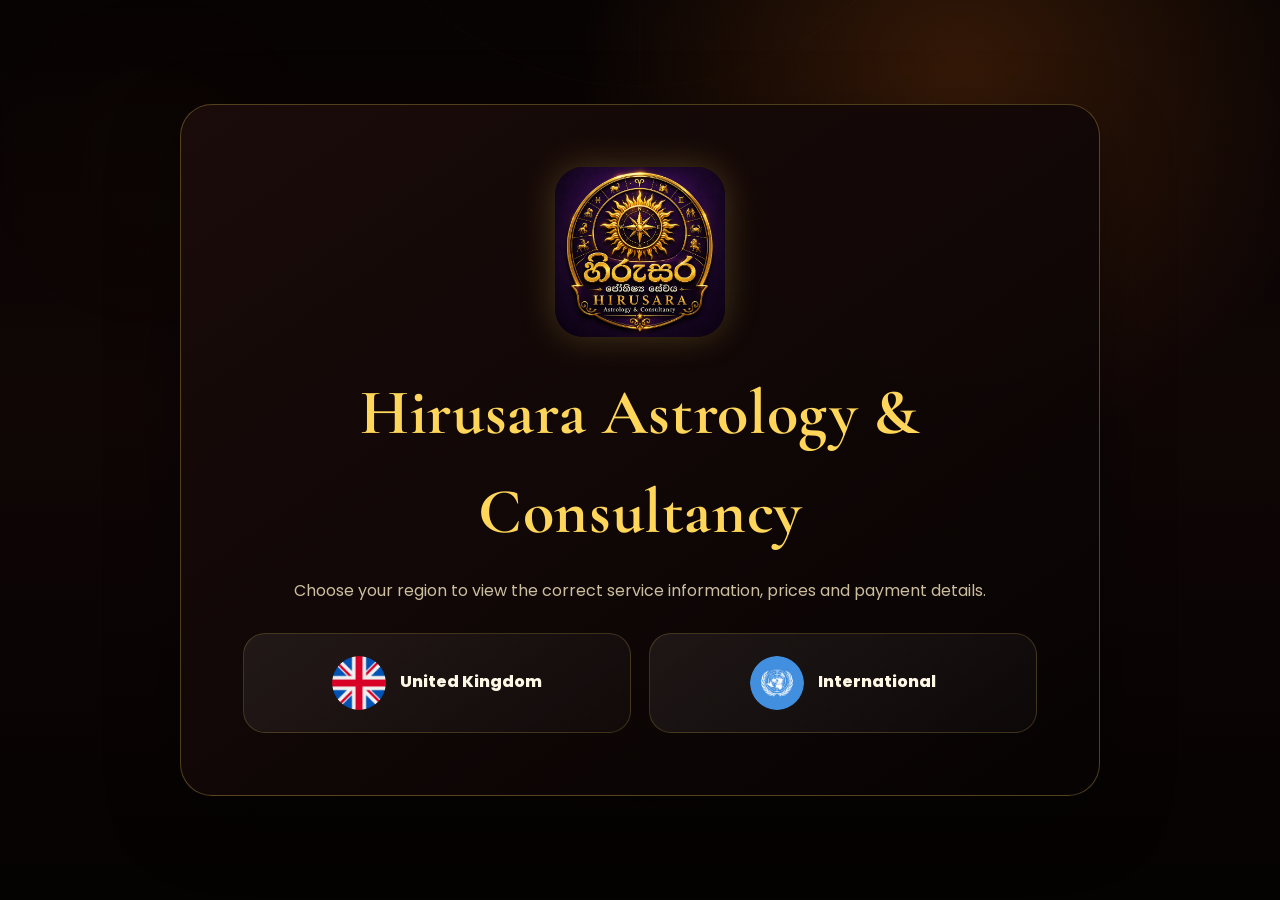
<file: index.html>
<!doctype html><html lang="en"><head><meta charset="utf-8"><meta name="viewport" content="width=device-width,initial-scale=1"><title>Hirusara Astrology and Consultancy</title><link rel="preconnect" href="https://fonts.googleapis.com"><link rel="preconnect" href="https://fonts.gstatic.com" crossorigin><link href="https://fonts.googleapis.com/css2?family=Cormorant+Garamond:wght@600;700&family=Poppins:wght@400;500;600;700;800&display=swap" rel="stylesheet"><link rel="icon" type="image/png" href="assets/favicon.png"><link rel="apple-touch-icon" href="assets/favicon.png"><link rel="stylesheet" href="style.css"></head><body class="landing"><main class="gateway"><img src="assets/logo.jpg" alt="Hirusara logo" class="gateway-logo"><h1 class="gateway-title">Hirusara Astrology &amp; Consultancy</h1><p>Choose your region to view the correct service information, prices and payment details.</p><div class="choice-grid"><a class="choice-card" href="uk.html"><img src="assets/uk-flag.png" alt="UK"><span>United Kingdom</span></a><a class="choice-card" href="international.html"><img src="assets/international-flag.png" alt="International"><span>International</span></a></div></main><script src="script.js"></script></body></html>
</file>
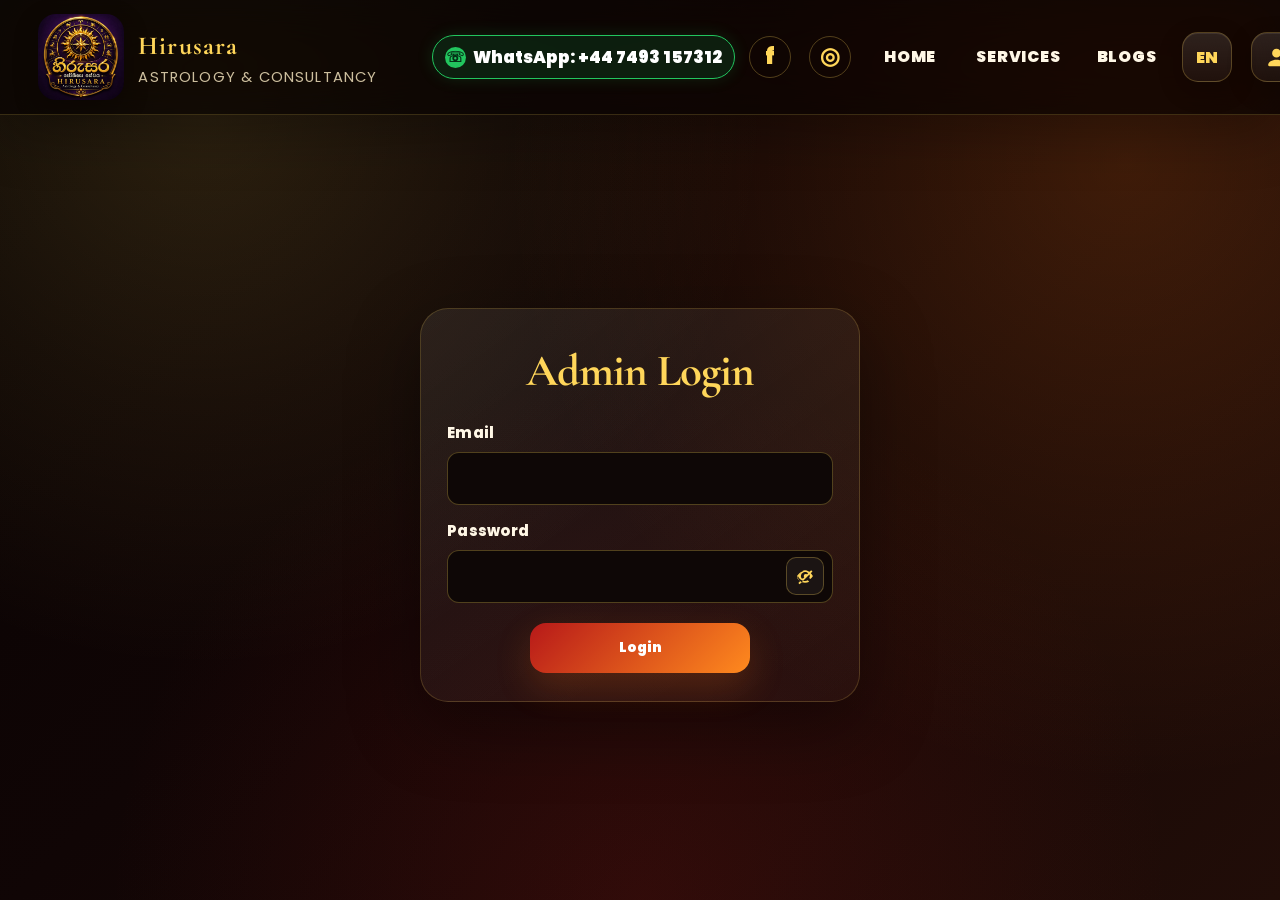
<file: admin.html>
<!DOCTYPE html>

<html lang="en"><head><meta charset="utf-8"/><meta content="width=device-width,initial-scale=1" name="viewport"/><title>Hirusara Astrology and Consultancy</title><link href="https://fonts.googleapis.com" rel="preconnect"/><link crossorigin="" href="https://fonts.gstatic.com" rel="preconnect"/><link href="https://fonts.googleapis.com/css2?family=Cormorant+Garamond:wght@600;700&amp;family=Poppins:wght@400;500;600;700;800&amp;display=swap" rel="stylesheet"/><link href="assets/favicon.png" rel="icon" type="image/png"/><link href="assets/favicon.png" rel="apple-touch-icon"/><link href="style.css" rel="stylesheet"/></head><body class="admin-page" data-currency="gbp"><header class="topbar"><nav class="nav"><a class="brand" href="uk.html"><img src="assets/logo.jpg"/><span><strong>Hirusara</strong><small>Astrology &amp; Consultancy</small></span></a><span class="sep"></span><div class="contact"><a class="whatsapp" href="https://wa.me/447493157312" target="_blank"><span class="wa-icon">☏</span> WhatsApp: +44 7493 157312</a><a aria-label="Facebook" class="social" href="https://www.facebook.com/profile.php?id=61591588433698" target="_blank">f</a><a aria-label="Instagram" class="social" href="https://www.instagram.com/hirusara.astro/" target="_blank">◎</a></div><div class="tabs"><a href="uk.html#home">HOME</a><a href="uk.html#services">SERVICES</a><a href="blogs.html">BLOGS</a></div><a class="book-small" href="booking.html">BOOK NOW</a></nav></header><main class="form-page"><section class="panel form-card admin-card"><div class="admin-top"><h1 id="adminTitle">Admin Login</h1><div id="adminUserBar" style="display:none"><span>Logged in as <strong>Ranjith</strong></span><button class="btn alt" id="logoutAdmin" type="button">Logout</button></div></div><form id="adminLogin"><div class="field"><label>Email</label><input id="adminEmail" required="" type="email"/></div><div class="field"><label>Password</label><div class="password-wrap"><input id="adminPass" required="" type="password"/><button aria-label="Show password" class="password-toggle" type="button"></button></div></div><button class="btn" type="submit">Login</button></form><div id="adminPanel" style="display:none"><section class="admin-view" id="reviewAdminView"><h2>Review Moderation</h2><p class="muted">Approve reviews to show them in testimonials. Testimonials only display once 3 or more reviews are approved.</p><div class="admin-list" id="adminReviews"></div></section></div></section></main><script src="script.js"></script></body></html>
</file>
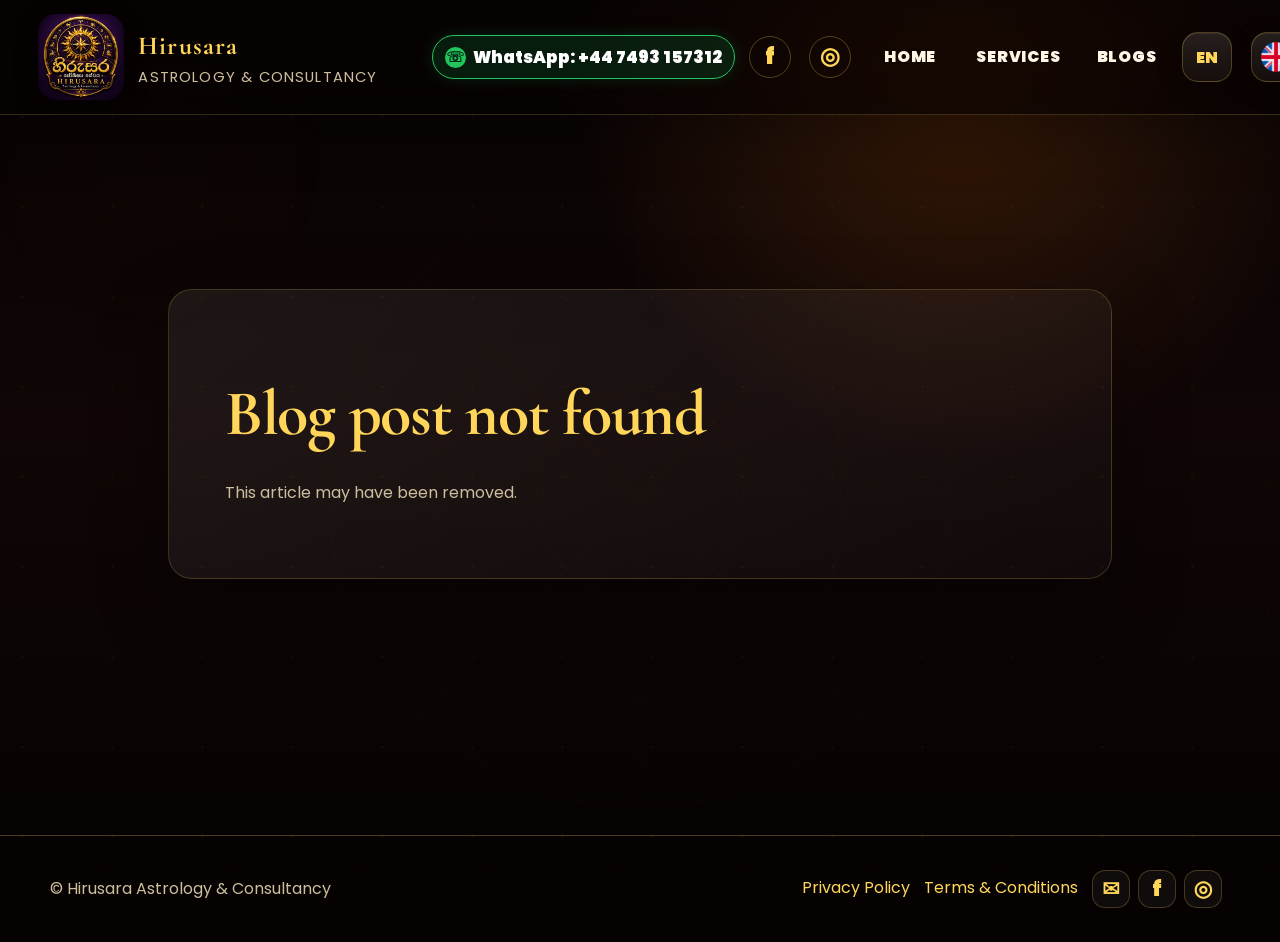
<file: blog-post.html>
<!DOCTYPE html>

<html lang="en"><head><meta charset="utf-8"/><meta content="width=device-width,initial-scale=1" name="viewport"/><title>Hirusara Astrology and Consultancy</title><link href="https://fonts.googleapis.com" rel="preconnect"/><link crossorigin="" href="https://fonts.gstatic.com" rel="preconnect"/><link href="https://fonts.googleapis.com/css2?family=Cormorant+Garamond:wght@600;700&amp;family=Poppins:wght@400;500;600;700;800&amp;display=swap" rel="stylesheet"/><link href="assets/favicon.png" rel="icon" type="image/png"/><link href="assets/favicon.png" rel="apple-touch-icon"/><link href="style.css" rel="stylesheet"/></head><body data-currency="gbp">
<header class="topbar"><nav class="nav"><a class="brand" href="uk.html"><img src="assets/logo.jpg"/><span><strong>Hirusara</strong><small>Astrology &amp; Consultancy</small></span></a><span class="sep"></span><div class="contact"><a class="whatsapp" href="https://wa.me/447493157312" target="_blank"><span class="wa-icon">☏</span> WhatsApp: +44 7493 157312</a><a aria-label="Facebook" class="social" href="https://www.facebook.com/profile.php?id=61591588433698" target="_blank">f</a><a aria-label="Instagram" class="social" href="https://www.instagram.com/hirusara.astro/" target="_blank">◎</a></div><div class="tabs"><a href="uk.html#home">HOME</a><a href="uk.html#services">SERVICES</a><a href="blogs.html">BLOGS</a></div><div class="country"><button aria-label="United Kingdom" class="flag-only"><img class="flag" src="assets/uk-flag.png"/></button><div class="menu"><a href="uk.html"><img class="flag" src="assets/uk-flag.png"/><span>United Kingdom</span></a><a href="international.html"><img class="flag" src="assets/international-flag.png"/><span>International</span></a></div></div><a class="login-link" href="admin.html">LOGIN</a><a class="book-small" href="booking.html">BOOK NOW</a></nav></header>
<main class="blog-page"><section class="wrap single-blog-wrap" id="singleBlog"></section></main><footer class="footer"><div class="wrap"><span>© Hirusara Astrology &amp; Consultancy</span><span><a href="privacy-policy.html" target="_blank">Privacy Policy</a><a href="terms-and-conditions.html" target="_blank">Terms &amp; Conditions</a><a aria-label="Email" class="footer-social email-footer" href="mailto:hirusara.astro@gmail.com">✉</a><a aria-label="Facebook" class="footer-social" href="https://www.facebook.com/profile.php?id=61591588433698" target="_blank">f</a><a aria-label="Instagram" class="footer-social" href="https://www.instagram.com/hirusara.astro/" target="_blank">◎</a></span></div></footer><script src="script.js"></script></body></html>
</file>
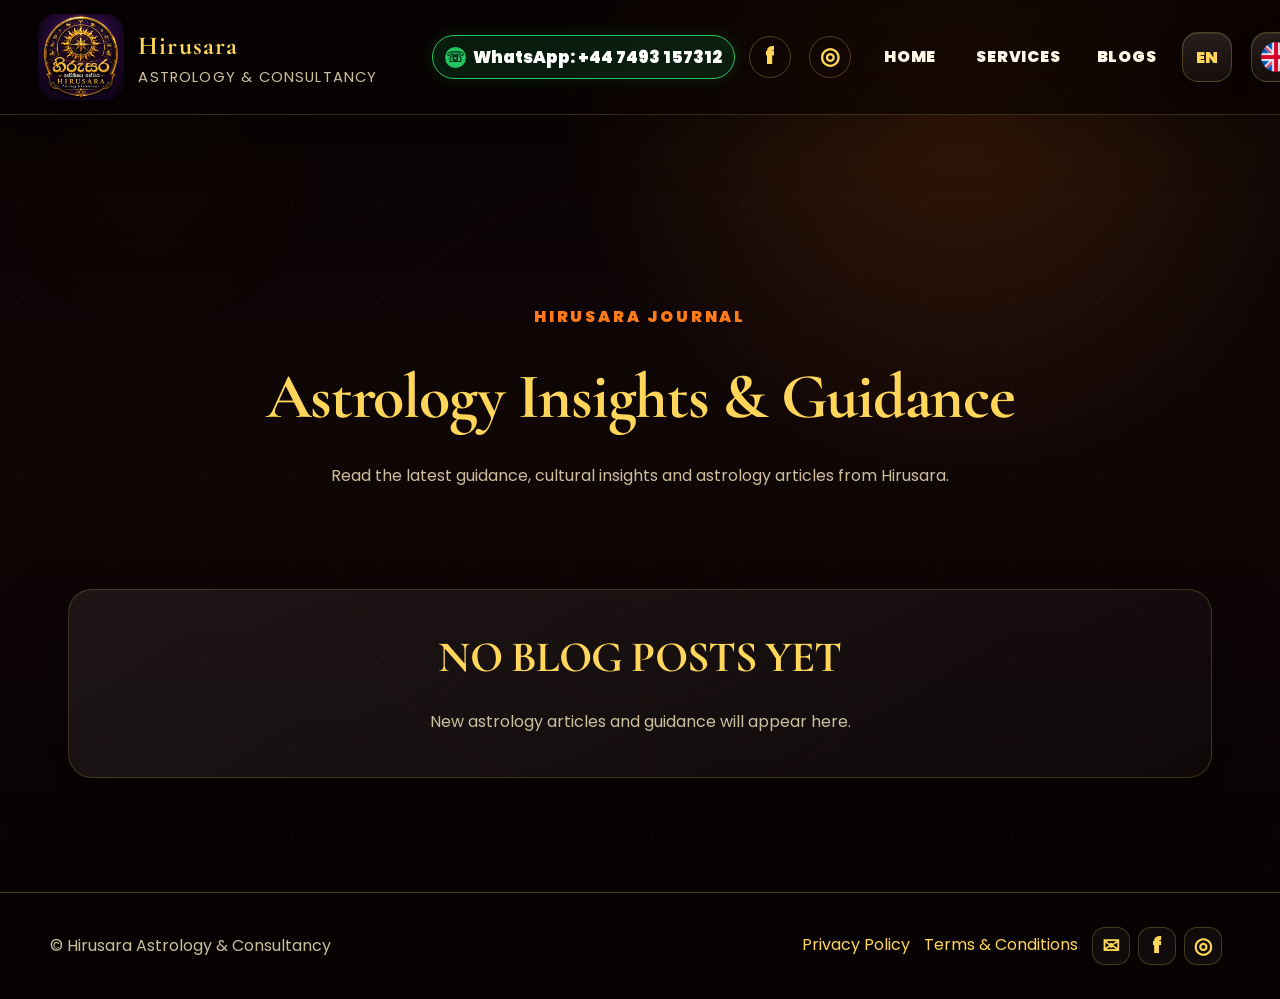
<file: blogs.html>
<!DOCTYPE html>

<html lang="en"><head><meta charset="utf-8"/><meta content="width=device-width,initial-scale=1" name="viewport"/><title>Hirusara Astrology and Consultancy</title><link href="https://fonts.googleapis.com" rel="preconnect"/><link crossorigin="" href="https://fonts.gstatic.com" rel="preconnect"/><link href="https://fonts.googleapis.com/css2?family=Cormorant+Garamond:wght@600;700&amp;family=Poppins:wght@400;500;600;700;800&amp;display=swap" rel="stylesheet"/><link href="assets/favicon.png" rel="icon" type="image/png"/><link href="assets/favicon.png" rel="apple-touch-icon"/><link href="style.css" rel="stylesheet"/></head><body data-currency="gbp">
<header class="topbar"><nav class="nav"><a class="brand" href="uk.html"><img src="assets/logo.jpg"/><span><strong>Hirusara</strong><small>Astrology &amp; Consultancy</small></span></a><span class="sep"></span><div class="contact"><a class="whatsapp" href="https://wa.me/447493157312" target="_blank"><span class="wa-icon">☏</span> WhatsApp: +44 7493 157312</a><a aria-label="Facebook" class="social" href="https://www.facebook.com/profile.php?id=61591588433698" target="_blank">f</a><a aria-label="Instagram" class="social" href="https://www.instagram.com/hirusara.astro/" target="_blank">◎</a></div><div class="tabs"><a href="uk.html#home">HOME</a><a href="uk.html#services">SERVICES</a><a href="blogs.html">BLOGS</a></div><div class="country"><button aria-label="United Kingdom" class="flag-only"><img class="flag" src="assets/uk-flag.png"/></button><div class="menu"><a href="uk.html"><img class="flag" src="assets/uk-flag.png"/><span>United Kingdom</span></a><a href="international.html"><img class="flag" src="assets/international-flag.png"/><span>International</span></a></div></div><a class="login-link" href="admin.html">LOGIN</a><a class="book-small" href="booking.html">BOOK NOW</a></nav></header>
<main class="blog-page">
<section class="wrap blog-admin-composer" id="blogAdminComposer" hidden>
  <div class="panel blog-composer-panel">
    <div class="blog-composer-heading">
      <div>
        <p class="eyebrow">Admin Publishing</p>
        <h2>Create a Blog Post</h2>
        <p class="muted">Publish a new article directly to the Hirusara blog.</p>
      </div>
    </div>
    <form class="blog-editor" id="blogForm">
      <div class="field"><label>Title</label><input id="blogTitle" required/></div>
      <div class="field"><label>Blog Post</label><textarea id="blogBody" required></textarea></div>
      <div class="field"><label>Featured Image (optional)</label><input accept="image/*" id="blogImage" type="file"/></div>
      <button class="btn" type="submit">Publish Blog Post</button>
    </form>
  </div>
</section>
<section class="wrap blog-hero"><p class="eyebrow section-center">Hirusara Journal</p><h1 class="section-center">Astrology Insights &amp; Guidance</h1><p class="muted section-center">Read the latest guidance, cultural insights and astrology articles from Hirusara.</p></section><section class="wrap blog-list" id="blogList"></section></main><footer class="footer"><div class="wrap"><span>© Hirusara Astrology &amp; Consultancy</span><span><a href="privacy-policy.html" target="_blank">Privacy Policy</a><a href="terms-and-conditions.html" target="_blank">Terms &amp; Conditions</a><a aria-label="Email" class="footer-social email-footer" href="mailto:hirusara.astro@gmail.com">✉</a><a aria-label="Facebook" class="footer-social" href="https://www.facebook.com/profile.php?id=61591588433698" target="_blank">f</a><a aria-label="Instagram" class="footer-social" href="https://www.instagram.com/hirusara.astro/" target="_blank">◎</a></span></div></footer><script src="script.js"></script></body></html>
</file>
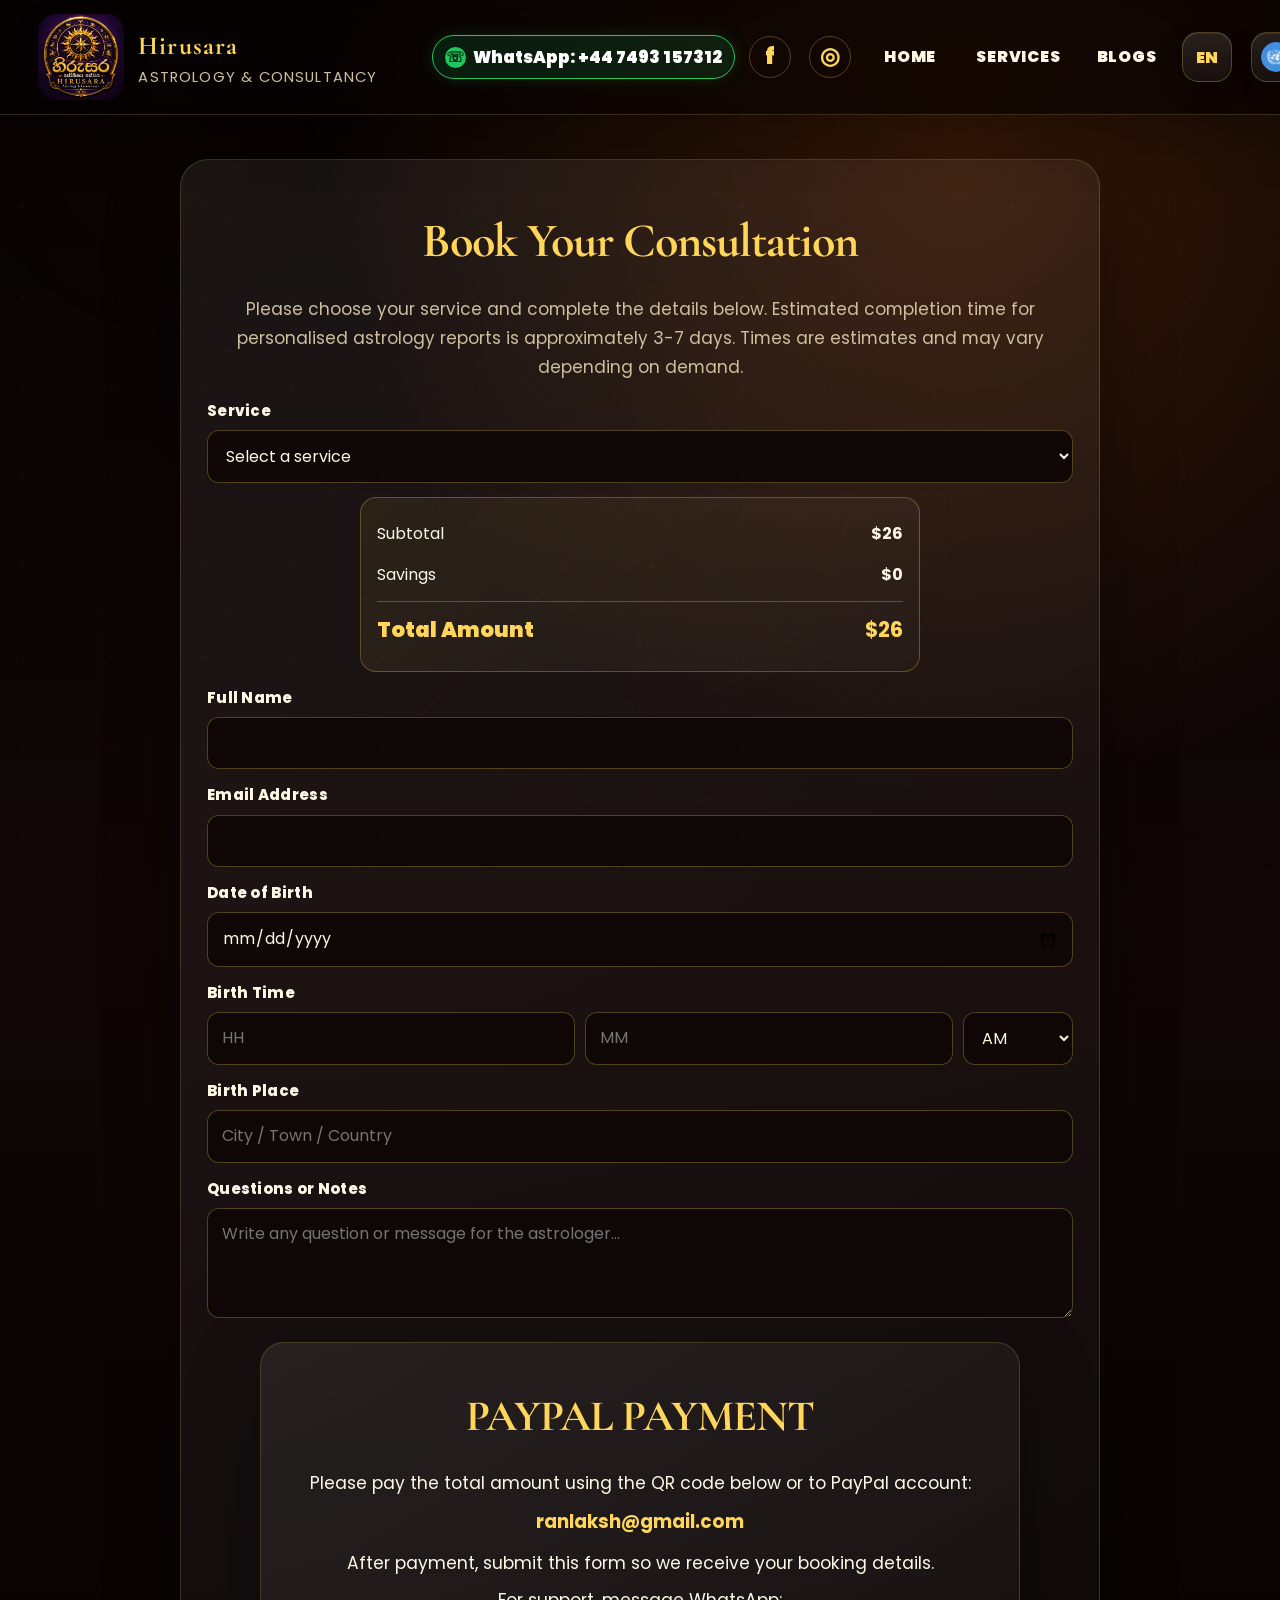
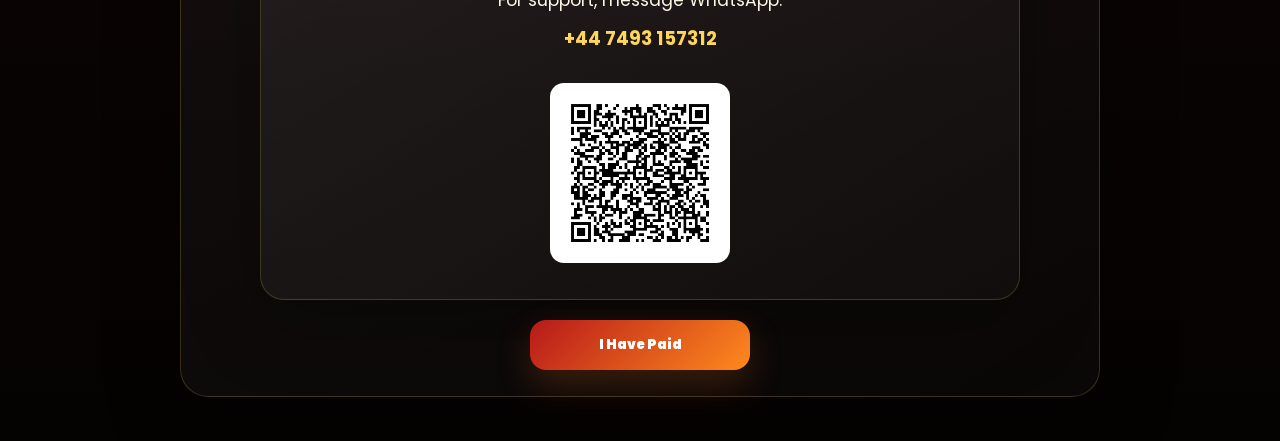
<file: booking-international.html>
<!DOCTYPE html>

<html lang="en"><head><meta charset="utf-8"/><meta content="width=device-width,initial-scale=1" name="viewport"/><title>Hirusara Astrology and Consultancy</title><link href="https://fonts.googleapis.com" rel="preconnect"/><link crossorigin="" href="https://fonts.gstatic.com" rel="preconnect"/><link href="https://fonts.googleapis.com/css2?family=Cormorant+Garamond:wght@600;700&amp;family=Poppins:wght@400;500;600;700;800&amp;display=swap" rel="stylesheet"/><link href="assets/favicon.png" rel="icon" type="image/png"/><link href="assets/favicon.png" rel="apple-touch-icon"/><link href="style.css" rel="stylesheet"/></head><body data-currency="usd">
<header class="topbar"><nav class="nav"><a class="brand" href="international.html"><img src="assets/logo.jpg"/><span><strong>Hirusara</strong><small>Astrology &amp; Consultancy</small></span></a><span class="sep"></span><div class="contact"><a class="whatsapp" href="https://wa.me/447493157312" target="_blank"><span class="wa-icon">☏</span> WhatsApp: +44 7493 157312</a><a aria-label="Facebook" class="social" href="https://www.facebook.com/profile.php?id=61591588433698" target="_blank">f</a><a aria-label="Instagram" class="social" href="https://www.instagram.com/hirusara.astro/" target="_blank">◎</a></div><div class="tabs"><a href="international.html#home">HOME</a><a href="international.html#services">SERVICES</a><a href="blogs.html">BLOGS</a></div><div class="country"><button aria-label="International" class="flag-only"><img class="flag" src="assets/international-flag.png"/></button><div class="menu"><a href="booking.html"><img class="flag" src="assets/uk-flag.png"/><span>United Kingdom</span></a><a href="booking-international.html"><img class="flag" src="assets/international-flag.png"/><span>International</span></a></div></div></nav></header>
<main class="form-page"><form action="https://formsubmit.co/hirusara.astro@gmail.com" class="panel form-card" method="POST"><input name="_subject" type="hidden" value="New Hirusara International Booking"/><input id="priceSummaryHidden" name="Price Summary" type="hidden"/><input name="_template" type="hidden" value="table"/><h1>Book Your Consultation</h1><p class="muted">Please choose your service and complete the details below. Estimated completion time for personalised astrology reports is approximately 3-7 days. Times are estimates and may vary depending on demand.</p><div class="field"><label>Service</label><select id="service" name="Service" required=""></select></div><div class="pricebox"><div class="row"><span>Subtotal</span><strong id="subtotal">£0</strong></div><div class="row"><span>Savings</span><strong id="savings">£0</strong></div><div class="row total"><span>Total Amount</span><strong id="total">£0</strong></div></div><div class="field"><label>Full Name</label><input name="Full Name" required=""/></div><div class="field"><label>Email Address</label><input name="Email Address" required="" type="email"/></div><div class="field"><label>Date of Birth</label><input name="Date of Birth" required="" type="date"/></div><div class="field"><label>Birth Time</label><div class="time-grid"><input max="12" min="1" name="Birth Hour" placeholder="HH" required="" type="number"/><input max="59" min="0" name="Birth Minute" placeholder="MM" required="" type="number"/><select name="AM or PM" required=""><option>AM</option><option>PM</option></select></div></div><div class="field"><label>Birth Place</label><input name="Birth Place" placeholder="City / Town / Country" required=""/></div><div class="field"><label>Questions or Notes</label><textarea name="Questions or Notes" placeholder="Write any question or message for the astrologer..."></textarea></div><div class="payment panel payment-center"><h2>PayPal Payment</h2><p>Please pay the total amount using the QR code below or to PayPal account:<br/><strong class="pay-detail">ranlaksh@gmail.com</strong><br/>After payment, submit this form so we receive your booking details.<br/><span class="pay-note">For support, message WhatsApp:</span><br/><strong class="pay-detail">+44 7493 157312</strong></p><img alt="PayPal QR code" class="qr" src="assets/paypal-qr.png"/></div><button class="btn" type="submit">I Have Paid</button></form></main><script src="script.js"></script></body></html>
</file>
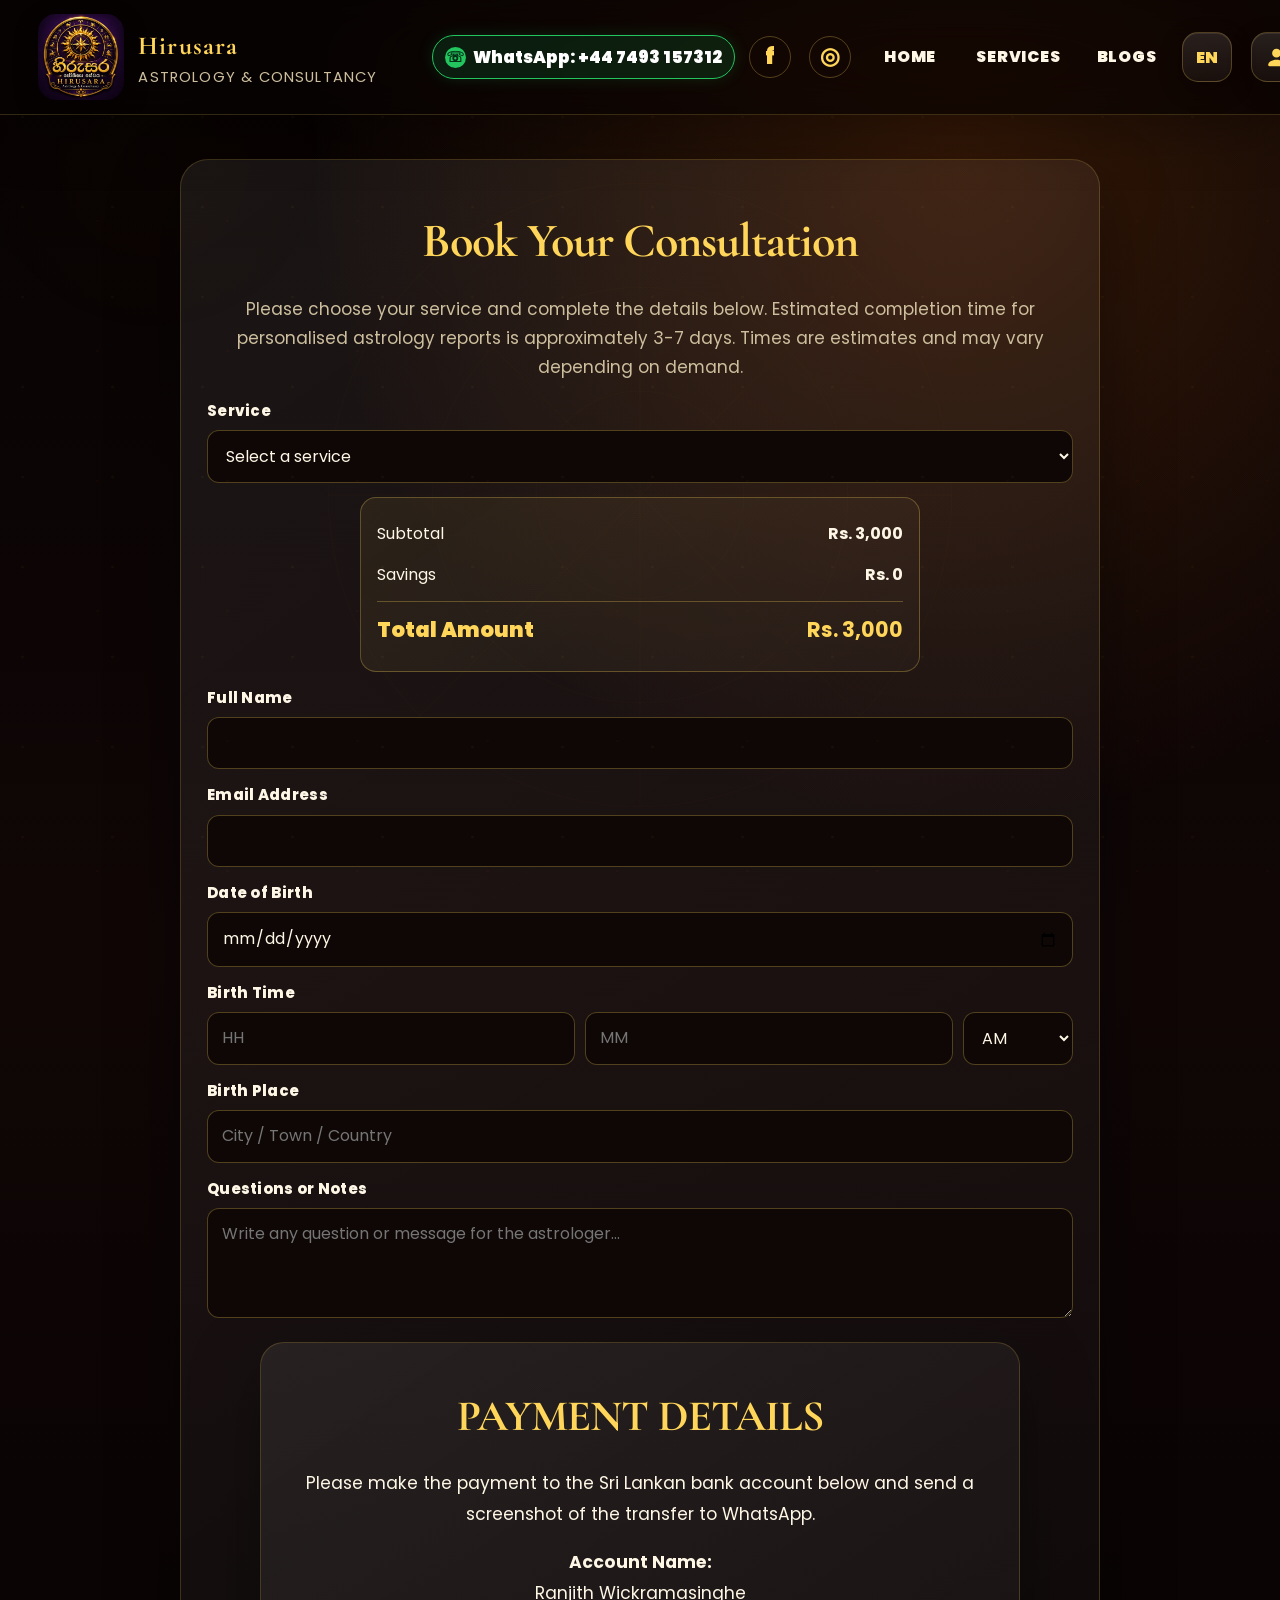
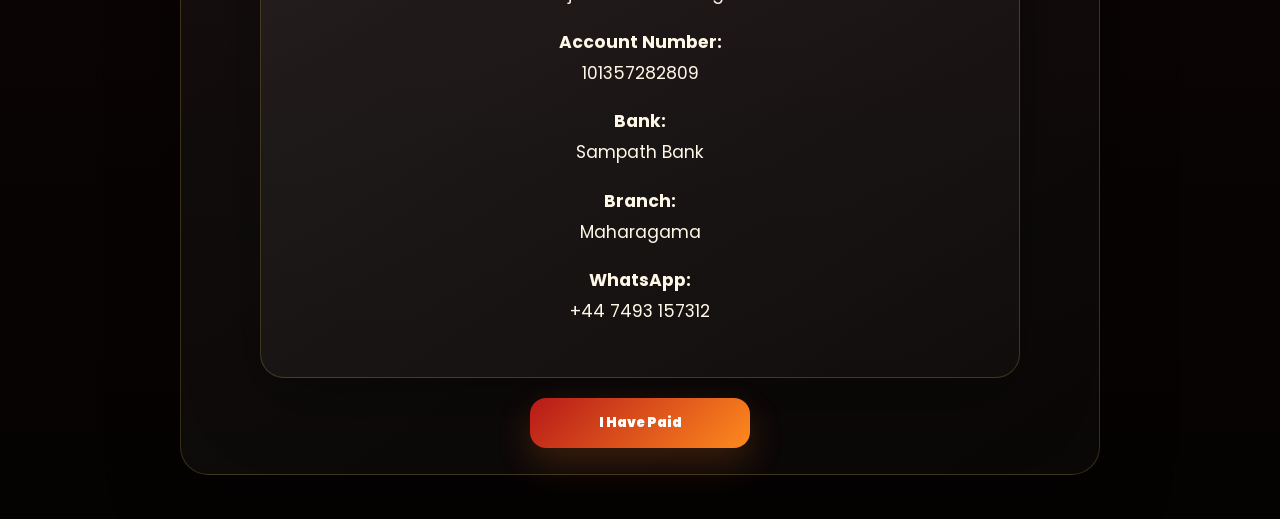
<file: booking-sl.html>
<!DOCTYPE html>

<html lang="en"><head><meta charset="utf-8"/><meta content="width=device-width,initial-scale=1" name="viewport"/><title>Hirusara Astrology and Consultancy</title><link href="https://fonts.googleapis.com" rel="preconnect"/><link crossorigin="" href="https://fonts.gstatic.com" rel="preconnect"/><link href="https://fonts.googleapis.com/css2?family=Cormorant+Garamond:wght@600;700&amp;family=Poppins:wght@400;500;600;700;800&amp;display=swap" rel="stylesheet"/><link href="assets/favicon.png" rel="icon" type="image/png"/><link href="assets/favicon.png" rel="apple-touch-icon"/><link href="style.css" rel="stylesheet"/></head><body data-currency="lkr">
<header class="topbar"><nav class="nav"><a class="brand" href="sl.html"><img src="assets/logo.jpg"/><span><strong>Hirusara</strong><small>Astrology &amp; Consultancy</small></span></a><span class="sep"></span><div class="contact"><a class="whatsapp" href="https://wa.me/447493157312" target="_blank"><span class="wa-icon">☏</span> WhatsApp: +44 7493 157312</a><a aria-label="Facebook" class="social" href="https://www.facebook.com/profile.php?id=61591588433698" target="_blank">f</a><a aria-label="Instagram" class="social" href="https://www.instagram.com/hirusara.astro/" target="_blank">◎</a></div><div class="tabs"><a href="sl.html#home">HOME</a><a href="sl.html#services">SERVICES</a><a href="blogs.html">BLOGS</a></div></nav></header>
<main class="form-page"><form action="https://formsubmit.co/hirusara.astro@gmail.com" class="panel form-card" method="POST"><input name="_subject" type="hidden" value="New Hirusara Sri Lanka Booking"/><input id="priceSummaryHidden" name="Price Summary" type="hidden"/><input name="_template" type="hidden" value="table"/><h1>Book Your Consultation</h1><p class="muted">Please choose your service and complete the details below. Estimated completion time for personalised astrology reports is approximately 3-7 days. Times are estimates and may vary depending on demand.</p><div class="field"><label>Service</label><select id="service" name="Service" required=""></select></div><div class="pricebox"><div class="row"><span>Subtotal</span><strong id="subtotal">£0</strong></div><div class="row"><span>Savings</span><strong id="savings">£0</strong></div><div class="row total"><span>Total Amount</span><strong id="total">£0</strong></div></div><div class="field"><label>Full Name</label><input name="Full Name" required=""/></div><div class="field"><label>Email Address</label><input name="Email Address" required="" type="email"/></div><div class="field"><label>Date of Birth</label><input name="Date of Birth" required="" type="date"/></div><div class="field"><label>Birth Time</label><div class="time-grid"><input max="12" min="1" name="Birth Hour" placeholder="HH" required="" type="number"/><input max="59" min="0" name="Birth Minute" placeholder="MM" required="" type="number"/><select name="AM or PM" required=""><option>AM</option><option>PM</option></select></div></div><div class="field"><label>Birth Place</label><input name="Birth Place" placeholder="City / Town / Country" required=""/></div><div class="field"><label>Questions or Notes</label><textarea name="Questions or Notes" placeholder="Write any question or message for the astrologer..."></textarea></div><div class="payment panel payment-center"><h2>Payment Details</h2><p>Please make the payment to the Sri Lankan bank account below and send a screenshot of the transfer to WhatsApp.</p><p><strong>Account Name:</strong><br/>Ranjith Wickramasinghe</p><p><strong>Account Number:</strong><br/>101357282809</p><p><strong>Bank:</strong><br/>Sampath Bank</p><p><strong>Branch:</strong><br/>Maharagama</p><p><strong>WhatsApp:</strong><br/>+44 7493 157312</p></div><button class="btn" type="submit">I Have Paid</button></form></main><script src="script.js"></script></body></html>
</file>
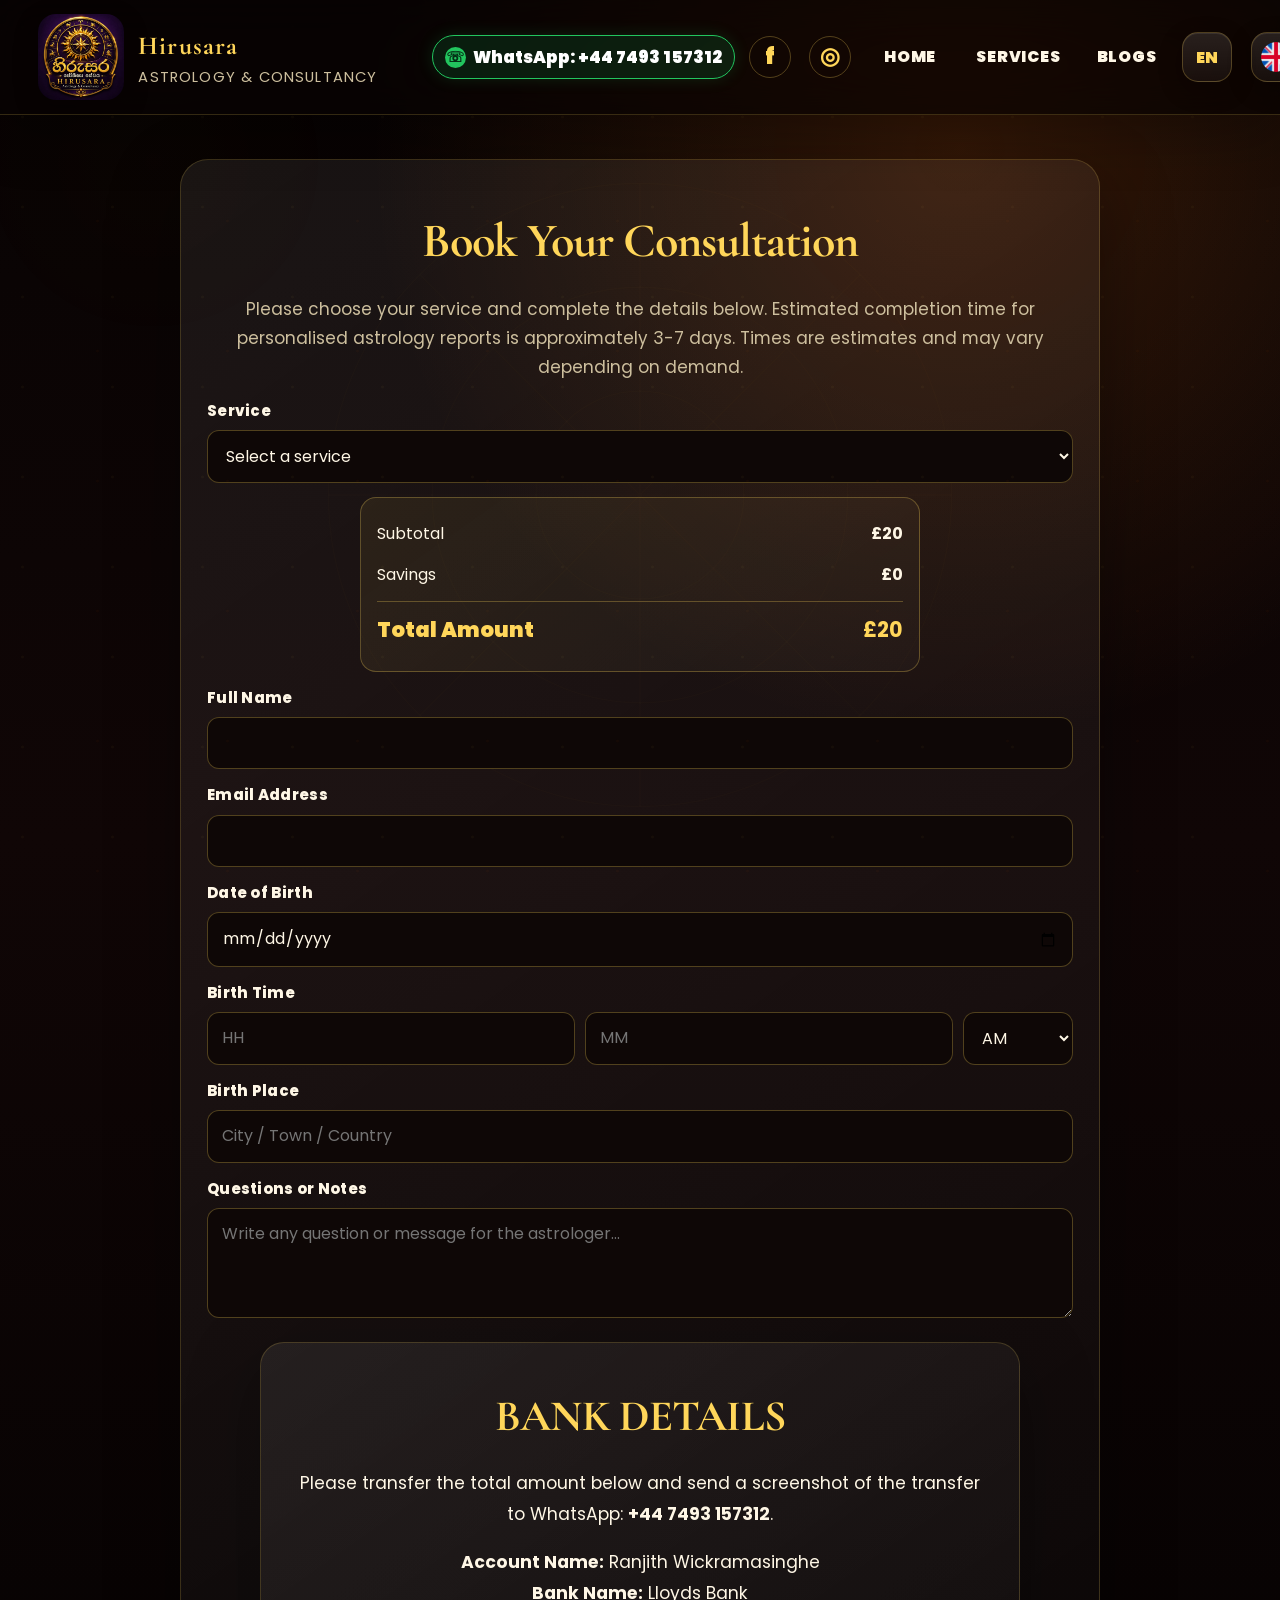
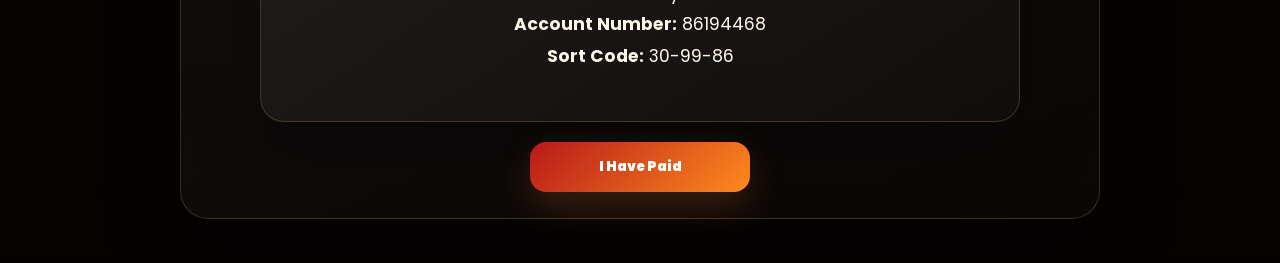
<file: booking.html>
<!DOCTYPE html>

<html lang="en"><head><meta charset="utf-8"/><meta content="width=device-width,initial-scale=1" name="viewport"/><title>Hirusara Astrology and Consultancy</title><link href="https://fonts.googleapis.com" rel="preconnect"/><link crossorigin="" href="https://fonts.gstatic.com" rel="preconnect"/><link href="https://fonts.googleapis.com/css2?family=Cormorant+Garamond:wght@600;700&amp;family=Poppins:wght@400;500;600;700;800&amp;display=swap" rel="stylesheet"/><link href="assets/favicon.png" rel="icon" type="image/png"/><link href="assets/favicon.png" rel="apple-touch-icon"/><link href="style.css" rel="stylesheet"/></head><body data-currency="gbp">
<header class="topbar"><nav class="nav"><a class="brand" href="uk.html"><img src="assets/logo.jpg"/><span><strong>Hirusara</strong><small>Astrology &amp; Consultancy</small></span></a><span class="sep"></span><div class="contact"><a class="whatsapp" href="https://wa.me/447493157312" target="_blank"><span class="wa-icon">☏</span> WhatsApp: +44 7493 157312</a><a aria-label="Facebook" class="social" href="https://www.facebook.com/profile.php?id=61591588433698" target="_blank">f</a><a aria-label="Instagram" class="social" href="https://www.instagram.com/hirusara.astro/" target="_blank">◎</a></div><div class="tabs"><a href="uk.html#home">HOME</a><a href="uk.html#services">SERVICES</a><a href="blogs.html">BLOGS</a></div><div class="country"><button aria-label="United Kingdom" class="flag-only"><img class="flag" src="assets/uk-flag.png"/></button><div class="menu"><a href="booking.html"><img class="flag" src="assets/uk-flag.png"/><span>United Kingdom</span></a><a href="booking-international.html"><img class="flag" src="assets/international-flag.png"/><span>International</span></a></div></div></nav></header>
<main class="form-page"><form action="https://formsubmit.co/hirusara.astro@gmail.com" class="panel form-card" method="POST"><input name="_subject" type="hidden" value="New Hirusara UK Booking"/><input id="priceSummaryHidden" name="Price Summary" type="hidden"/><input name="_template" type="hidden" value="table"/><h1>Book Your Consultation</h1><p class="muted">Please choose your service and complete the details below. Estimated completion time for personalised astrology reports is approximately 3-7 days. Times are estimates and may vary depending on demand.</p><div class="field"><label>Service</label><select id="service" name="Service" required=""></select></div><div class="pricebox"><div class="row"><span>Subtotal</span><strong id="subtotal">£0</strong></div><div class="row"><span>Savings</span><strong id="savings">£0</strong></div><div class="row total"><span>Total Amount</span><strong id="total">£0</strong></div></div><div class="field"><label>Full Name</label><input name="Full Name" required=""/></div><div class="field"><label>Email Address</label><input name="Email Address" required="" type="email"/></div><div class="field"><label>Date of Birth</label><input name="Date of Birth" required="" type="date"/></div><div class="field"><label>Birth Time</label><div class="time-grid"><input max="12" min="1" name="Birth Hour" placeholder="HH" required="" type="number"/><input max="59" min="0" name="Birth Minute" placeholder="MM" required="" type="number"/><select name="AM or PM" required=""><option>AM</option><option>PM</option></select></div></div><div class="field"><label>Birth Place</label><input name="Birth Place" placeholder="City / Town / Country" required=""/></div><div class="field"><label>Questions or Notes</label><textarea name="Questions or Notes" placeholder="Write any question or message for the astrologer..."></textarea></div><div class="payment panel payment-center"><h2>Bank Details</h2><p>Please transfer the total amount below and send a screenshot of the transfer to WhatsApp: <strong>+44 7493 157312</strong>.</p><p><strong>Account Name:</strong> Ranjith Wickramasinghe<br/><strong>Bank Name:</strong> Lloyds Bank<br/><strong>Account Number:</strong> 86194468<br/><strong>Sort Code:</strong> 30-99-86</p></div><button class="btn" type="submit">I Have Paid</button></form></main><script src="script.js"></script></body></html>
</file>
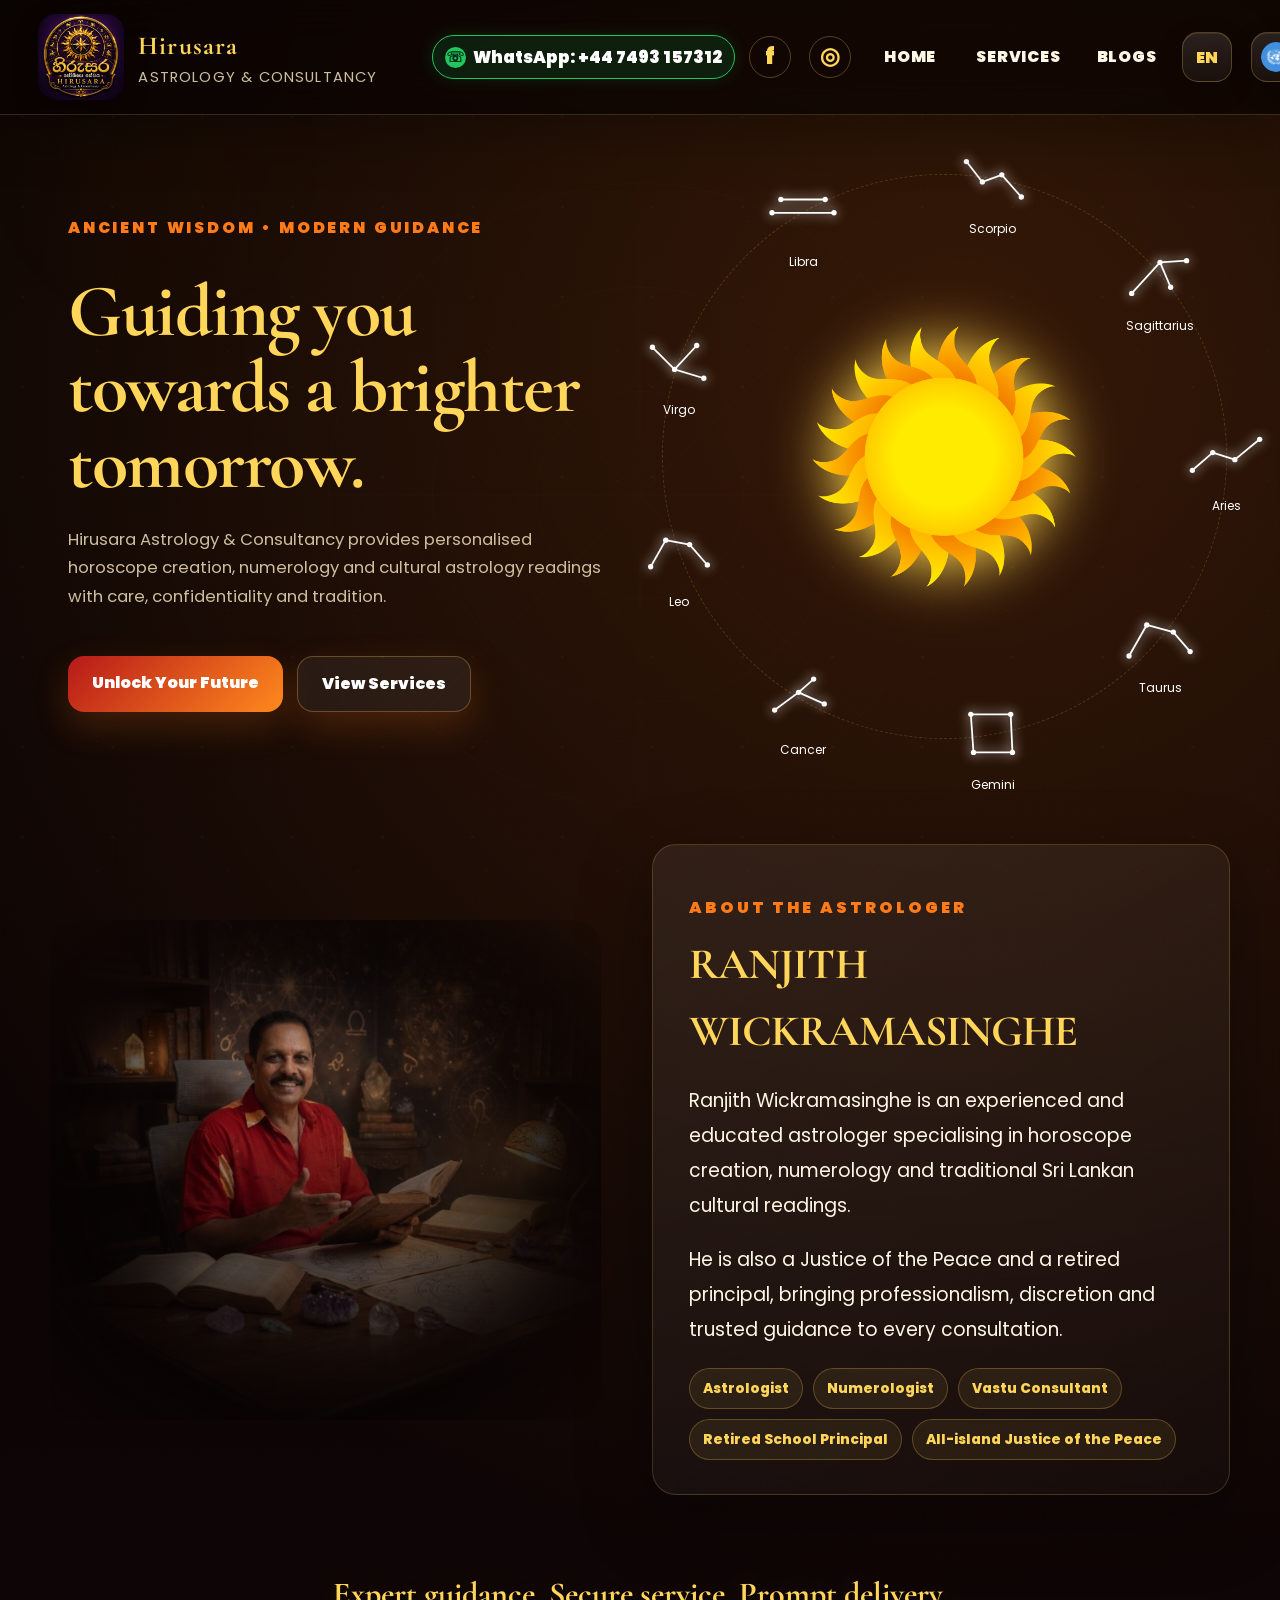
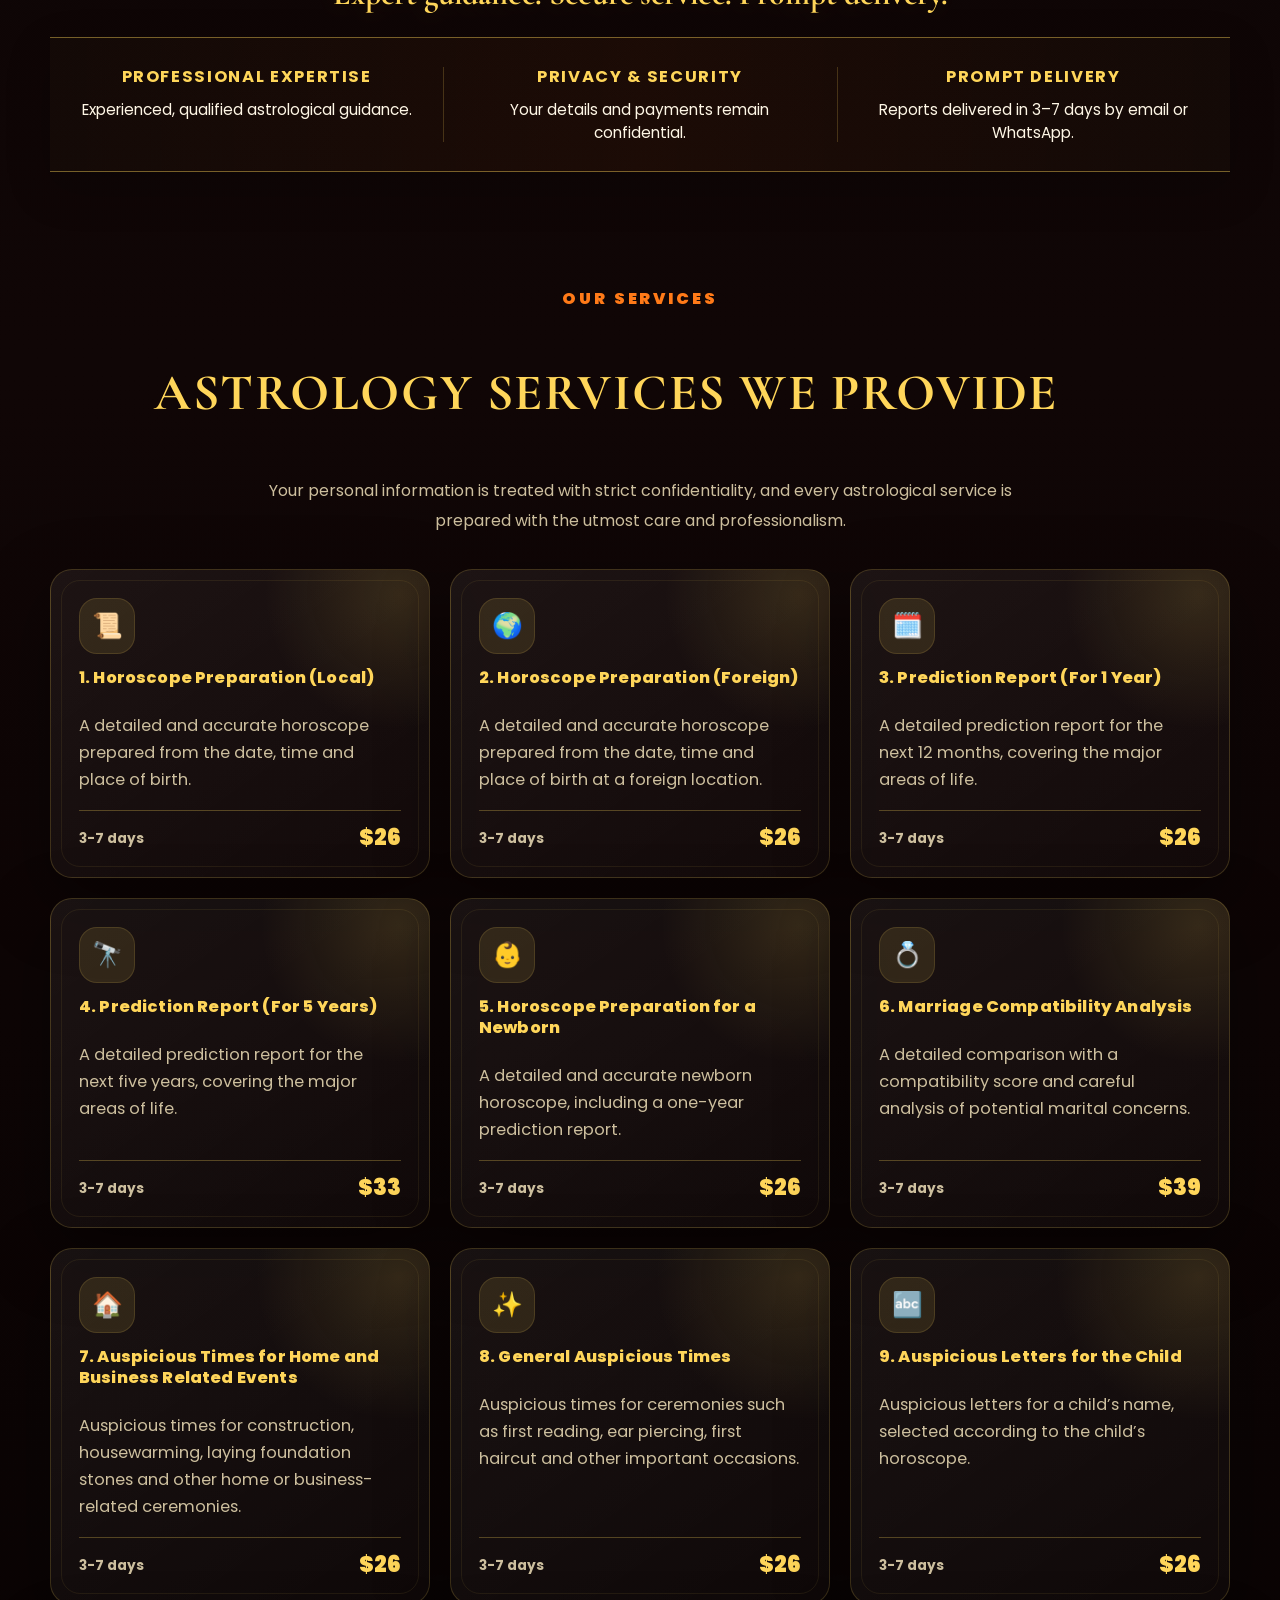
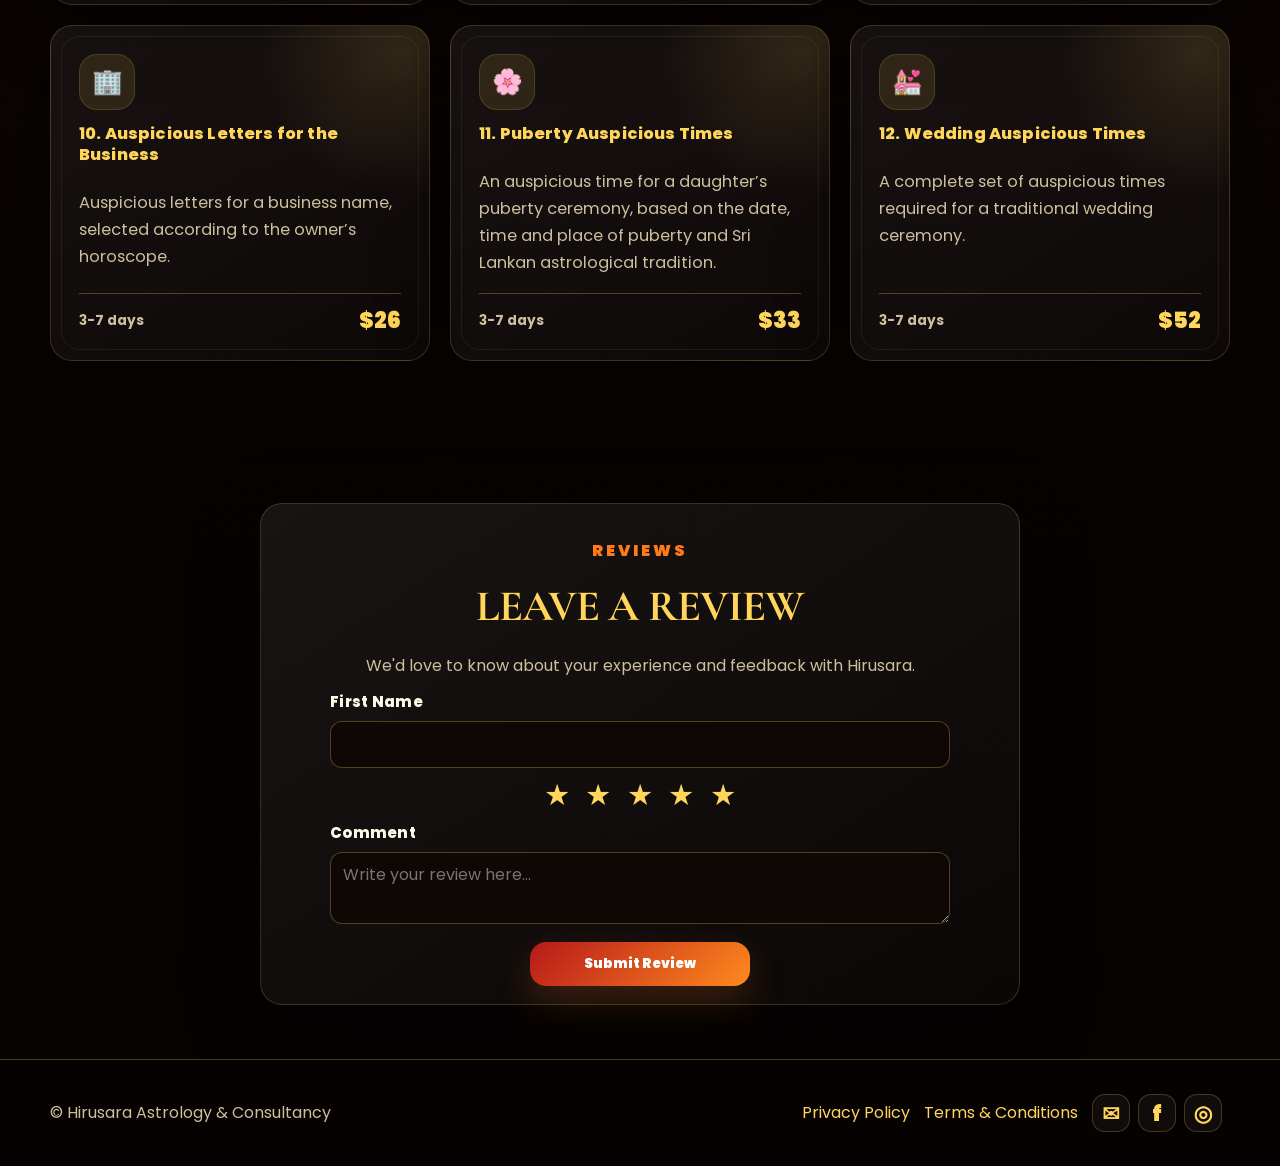
<file: international.html>
<!DOCTYPE html>

<html lang="en"><head><meta charset="utf-8"/><meta content="width=device-width,initial-scale=1" name="viewport"/><title>Hirusara Astrology and Consultancy</title><link href="https://fonts.googleapis.com" rel="preconnect"/><link crossorigin="" href="https://fonts.gstatic.com" rel="preconnect"/><link href="https://fonts.googleapis.com/css2?family=Cormorant+Garamond:wght@600;700&amp;family=Poppins:wght@400;500;600;700;800&amp;display=swap" rel="stylesheet"/><link href="assets/favicon.png" rel="icon" type="image/png"/><link href="assets/favicon.png" rel="apple-touch-icon"/><link href="style.css" rel="stylesheet"/></head><body data-currency="usd">
<header class="topbar"><nav class="nav"><a class="brand" href="international.html"><img src="assets/logo.jpg"/><span><strong>Hirusara</strong><small>Astrology &amp; Consultancy</small></span></a><span class="sep"></span><div class="contact"><a class="whatsapp" href="https://wa.me/447493157312" target="_blank"><span class="wa-icon">☏</span> WhatsApp: +44 7493 157312</a><a aria-label="Facebook" class="social" href="https://www.facebook.com/profile.php?id=61591588433698" target="_blank">f</a><a aria-label="Instagram" class="social" href="https://www.instagram.com/hirusara.astro/" target="_blank">◎</a></div><div class="tabs"><a href="international.html#home">HOME</a><a href="international.html#services">SERVICES</a><a href="blogs.html">BLOGS</a></div><div class="country"><button aria-label="International" class="flag-only"><img class="flag" src="assets/international-flag.png"/></button><div class="menu"><a href="uk.html"><img class="flag" src="assets/uk-flag.png"/><span>United Kingdom</span></a><a href="international.html"><img class="flag" src="assets/international-flag.png"/><span>International</span></a></div></div><a class="login-link" href="admin.html">LOGIN</a><a class="book-small" href="booking-international.html">BOOK NOW</a></nav></header>
<main><section class="hero wrap" id="home"><div><p class="eyebrow">Ancient wisdom • Modern guidance</p><h1>Guiding you towards a brighter tomorrow.</h1><p class="muted">Hirusara Astrology &amp; Consultancy provides personalised horoscope creation, numerology and cultural astrology readings with care, confidentiality and tradition.</p><div class="cta-row"><a class="btn" href="booking-international.html">Unlock Your Future</a><a class="btn alt" href="#services">View Services</a></div></div><div class="astro-graphic"><img class="sun" src="assets/sun.png"/><div class="orbit">
<div class="constellation c1"><svg viewbox="0 0 100 70"><line x1="12" x2="35" y1="50" y2="30"></line><line x1="35" x2="60" y1="30" y2="38"></line><line x1="60" x2="88" y1="38" y2="15"></line><circle cx="12" cy="50" r="3"></circle><circle cx="35" cy="30" r="3"></circle><circle cx="60" cy="38" r="3"></circle><circle cx="88" cy="15" r="3"></circle></svg><span>Aries</span></div>
<div class="constellation c2"><svg viewbox="0 0 100 70"><line x1="15" x2="35" y1="55" y2="20"></line><line x1="35" x2="65" y1="20" y2="28"></line><line x1="65" x2="84" y1="28" y2="50"></line><circle cx="15" cy="55" r="3"></circle><circle cx="35" cy="20" r="3"></circle><circle cx="65" cy="28" r="3"></circle><circle cx="84" cy="50" r="3"></circle></svg><span>Taurus</span></div>
<div class="constellation c3"><svg viewbox="0 0 100 70"><line x1="25" x2="28" y1="12" y2="55"></line><line x1="70" x2="72" y1="12" y2="55"></line><line x1="25" x2="70" y1="12" y2="12"></line><line x1="28" x2="72" y1="55" y2="55"></line><circle cx="25" cy="12" r="3"></circle><circle cx="28" cy="55" r="3"></circle><circle cx="70" cy="12" r="3"></circle><circle cx="72" cy="55" r="3"></circle></svg><span>Gemini</span></div>
<div class="constellation c4"><svg viewbox="0 0 100 70"><line x1="18" x2="45" y1="45" y2="25"></line><line x1="45" x2="74" y1="25" y2="38"></line><line x1="45" x2="62" y1="25" y2="10"></line><circle cx="18" cy="45" r="3"></circle><circle cx="45" cy="25" r="3"></circle><circle cx="74" cy="38" r="3"></circle><circle cx="62" cy="10" r="3"></circle></svg><span>Cancer</span></div>
<div class="constellation c5"><svg viewbox="0 0 100 70"><line x1="18" x2="35" y1="50" y2="20"></line><line x1="35" x2="62" y1="20" y2="25"></line><line x1="62" x2="82" y1="25" y2="48"></line><circle cx="18" cy="50" r="3"></circle><circle cx="35" cy="20" r="3"></circle><circle cx="62" cy="25" r="3"></circle><circle cx="82" cy="48" r="3"></circle></svg><span>Leo</span></div>
<div class="constellation c6"><svg viewbox="0 0 100 70"><line x1="20" x2="45" y1="20" y2="45"></line><line x1="45" x2="70" y1="45" y2="18"></line><line x1="45" x2="78" y1="45" y2="55"></line><circle cx="20" cy="20" r="3"></circle><circle cx="45" cy="45" r="3"></circle><circle cx="70" cy="18" r="3"></circle><circle cx="78" cy="55" r="3"></circle></svg><span>Virgo</span></div>
<div class="constellation c7"><svg viewbox="0 0 100 70"><line x1="15" x2="85" y1="35" y2="35"></line><line x1="25" x2="75" y1="20" y2="20"></line><circle cx="15" cy="35" r="3"></circle><circle cx="85" cy="35" r="3"></circle><circle cx="25" cy="20" r="3"></circle><circle cx="75" cy="20" r="3"></circle></svg><span>Libra</span></div>
<div class="constellation c8"><svg viewbox="0 0 100 70"><line x1="20" x2="38" y1="15" y2="38"></line><line x1="38" x2="60" y1="38" y2="30"></line><line x1="60" x2="82" y1="30" y2="55"></line><circle cx="20" cy="15" r="3"></circle><circle cx="38" cy="38" r="3"></circle><circle cx="60" cy="30" r="3"></circle><circle cx="82" cy="55" r="3"></circle></svg><span>Scorpio</span></div>
<div class="constellation c9"><svg viewbox="0 0 100 70"><line x1="18" x2="50" y1="55" y2="20"></line><line x1="50" x2="80" y1="20" y2="18"></line><line x1="50" x2="62" y1="20" y2="48"></line><circle cx="18" cy="55" r="3"></circle><circle cx="50" cy="20" r="3"></circle><circle cx="80" cy="18" r="3"></circle><circle cx="62" cy="48" r="3"></circle></svg><span>Sagittarius</span></div></div></div></section>
<section id="about"><div class="wrap about-grid"><div class="astrologer"></div><div class="panel"><p class="eyebrow">About the Astrologer</p><h2>Ranjith Wickramasinghe</h2><p>Ranjith Wickramasinghe is an experienced and educated astrologer specialising in horoscope creation, numerology and traditional Sri Lankan cultural readings.</p><p>He is also a Justice of the Peace and a retired principal, bringing professionalism, discretion and trusted guidance to every consultation.</p><div class="credential-grid"><span>Astrologist</span><span>Numerologist</span><span>Vastu Consultant</span><span>Retired School Principal</span><span>All-island Justice of the Peace</span></div></div></div></section><section class="trust-strip-section"><div class="wrap"><p class="trust-lead">Expert guidance. Secure service. Prompt delivery.</p><div class="trust-elegant"><article class="trust-elegant-item"><h3>Professional Expertise</h3><p class="muted">Experienced, qualified astrological guidance.</p></article><article class="trust-elegant-item"><h3>Privacy &amp; Security</h3><p class="muted">Your details and payments remain confidential.</p></article><article class="trust-elegant-item"><h3>Prompt Delivery</h3><p class="muted">Reports delivered in 3–7 days by email or WhatsApp.</p></article></div></div></section>
<section id="services"><div class="wrap"><p class="eyebrow section-center">Our Services</p><h2 class="services-heading-offset">Astrology Services We Provide</h2><p class="muted section-center services-intro">Your personal information is treated with strict confidentiality, and every astrological service is prepared with the utmost care and professionalism.</p><div class="services-grid" data-services=""></div></div></section><section class="reviews" id="reviews"><div class="wrap"><div class="panel testimonials-panel" id="testimonials"><p class="eyebrow section-center">Testimonials</p><h2 class="section-center">Customer Reviews</h2><div class="testimonial-card" id="testimonialCard"></div></div><div class="panel review-panel"><p class="eyebrow section-center">Reviews</p><h2 class="section-center">Leave a Review</h2><p class="muted section-center services-intro">We'd love to know about your experience and feedback with Hirusara.</p><form class="review-form" id="reviewForm"><div class="field"><label>First Name</label><input id="reviewName" name="First Name" required=""/></div><div aria-label="Rating out of 5" class="stars" id="reviewStars"><button class="star" data-star="1" type="button">★</button><button class="star" data-star="2" type="button">★</button><button class="star" data-star="3" type="button">★</button><button class="star" data-star="4" type="button">★</button><button class="star" data-star="5" type="button">★</button></div><input id="reviewRating" type="hidden" value="5"/><div class="field"><label>Comment</label><textarea id="reviewText" placeholder="Write your review here..." required=""></textarea></div><div class="review-actions"><button class="btn" type="submit">Submit Review</button></div></form></div></div></section></main><footer class="footer"><div class="wrap"><span>© Hirusara Astrology &amp; Consultancy</span><span><a href="privacy-policy.html" target="_blank">Privacy Policy</a><a href="terms-and-conditions.html" target="_blank">Terms &amp; Conditions</a><a aria-label="Email" class="footer-social email-footer" href="mailto:hirusara.astro@gmail.com">✉</a><a aria-label="Facebook" class="footer-social" href="https://www.facebook.com/profile.php?id=61591588433698" target="_blank">f</a><a aria-label="Instagram" class="footer-social" href="https://www.instagram.com/hirusara.astro/" target="_blank">◎</a></span></div></footer><script src="script.js"></script></body></html>
</file>
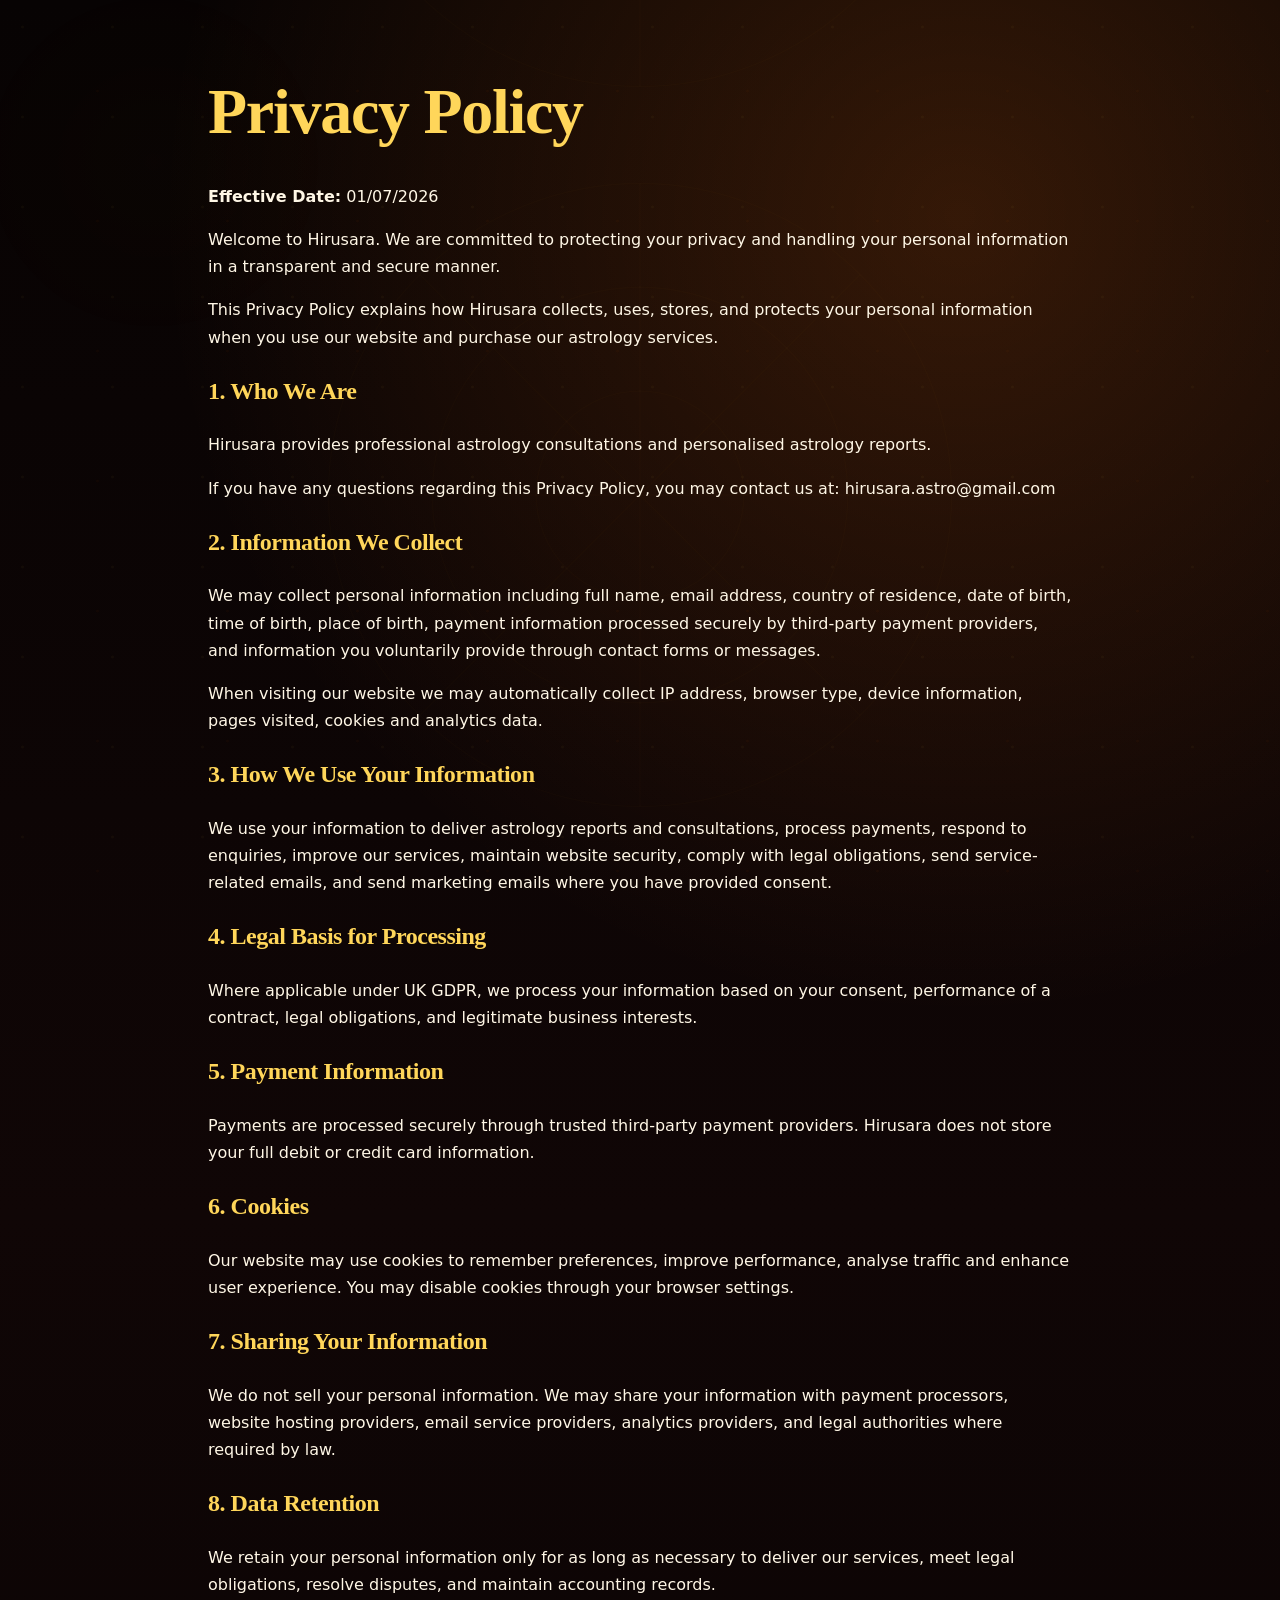
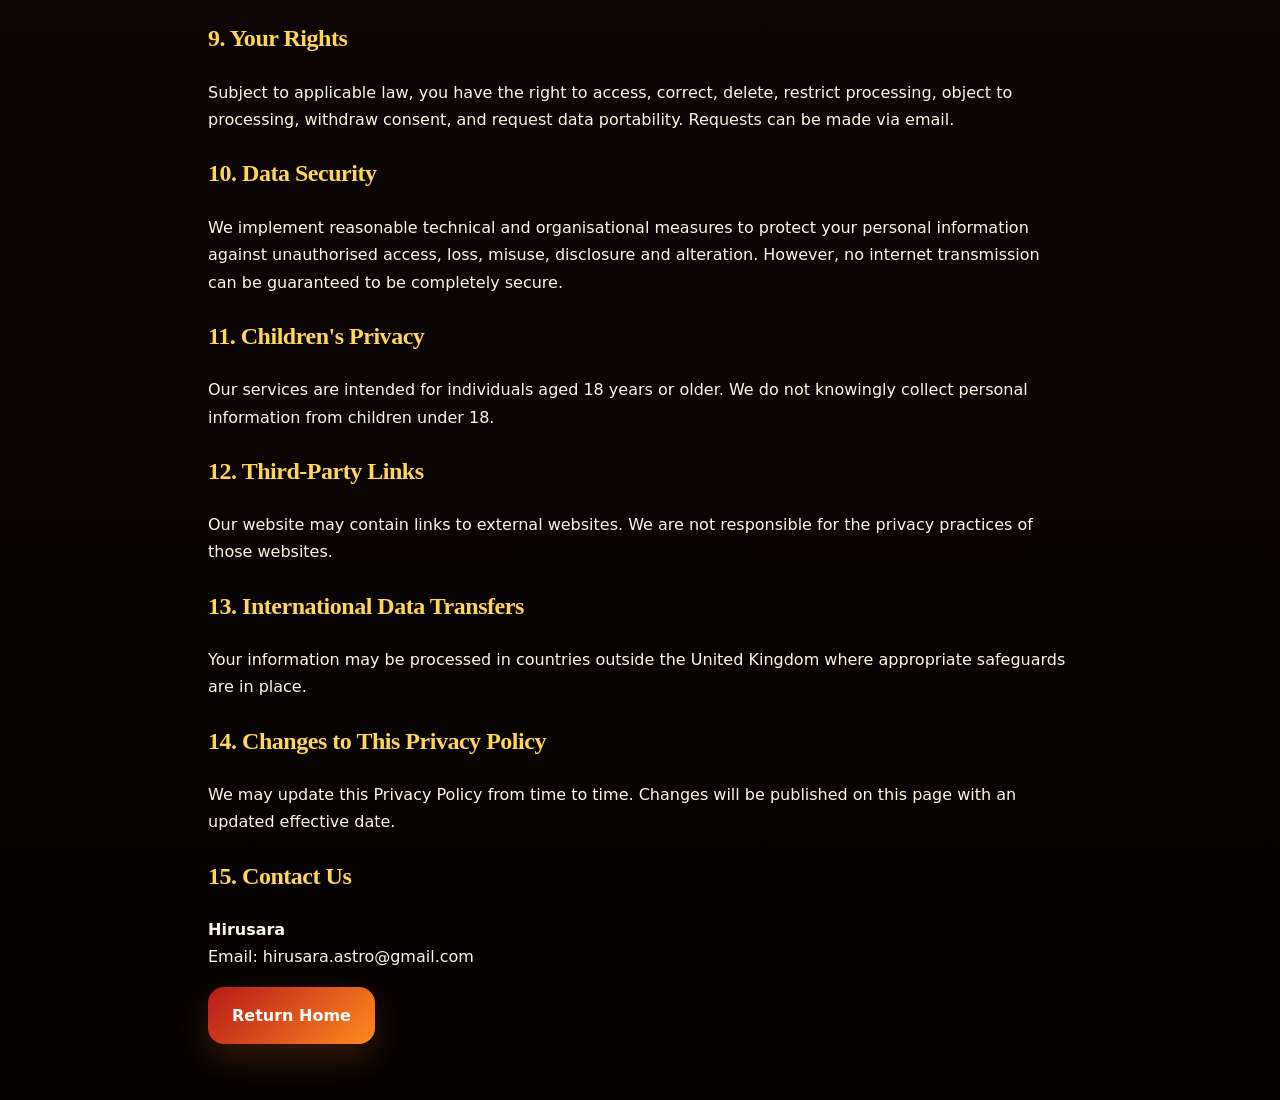
<file: privacy-policy.html>
<!DOCTYPE html>
<html lang="en"><head><meta charset="utf-8"/><meta content="width=device-width,initial-scale=1" name="viewport"/><title>Hirusara Astrology and Consultancy</title><link href="assets/favicon.png" rel="icon" type="image/png"/><link href="assets/favicon.png" rel="apple-touch-icon"/><link href="style.css" rel="stylesheet"/></head><body><main class="doc"><h1>Privacy Policy</h1><p><strong>Effective Date:</strong> 01/07/2026</p><p>Welcome to Hirusara. We are committed to protecting your privacy and handling your personal information in a transparent and secure manner.</p><p>This Privacy Policy explains how Hirusara collects, uses, stores, and protects your personal information when you use our website and purchase our astrology services.</p><h2>1. Who We Are</h2><p>Hirusara provides professional astrology consultations and personalised astrology reports.</p><p>If you have any questions regarding this Privacy Policy, you may contact us at: hirusara.astro@gmail.com</p><h2>2. Information We Collect</h2><p>We may collect personal information including full name, email address, country of residence, date of birth, time of birth, place of birth, payment information processed securely by third-party payment providers, and information you voluntarily provide through contact forms or messages.</p><p>When visiting our website we may automatically collect IP address, browser type, device information, pages visited, cookies and analytics data.</p><h2>3. How We Use Your Information</h2><p>We use your information to deliver astrology reports and consultations, process payments, respond to enquiries, improve our services, maintain website security, comply with legal obligations, send service-related emails, and send marketing emails where you have provided consent.</p><h2>4. Legal Basis for Processing</h2><p>Where applicable under UK GDPR, we process your information based on your consent, performance of a contract, legal obligations, and legitimate business interests.</p><h2>5. Payment Information</h2><p>Payments are processed securely through trusted third-party payment providers. Hirusara does not store your full debit or credit card information.</p><h2>6. Cookies</h2><p>Our website may use cookies to remember preferences, improve performance, analyse traffic and enhance user experience. You may disable cookies through your browser settings.</p><h2>7. Sharing Your Information</h2><p>We do not sell your personal information. We may share your information with payment processors, website hosting providers, email service providers, analytics providers, and legal authorities where required by law.</p><h2>8. Data Retention</h2><p>We retain your personal information only for as long as necessary to deliver our services, meet legal obligations, resolve disputes, and maintain accounting records.</p><h2>9. Your Rights</h2><p>Subject to applicable law, you have the right to access, correct, delete, restrict processing, object to processing, withdraw consent, and request data portability. Requests can be made via email.</p><h2>10. Data Security</h2><p>We implement reasonable technical and organisational measures to protect your personal information against unauthorised access, loss, misuse, disclosure and alteration. However, no internet transmission can be guaranteed to be completely secure.</p><h2>11. Children's Privacy</h2><p>Our services are intended for individuals aged 18 years or older. We do not knowingly collect personal information from children under 18.</p><h2>12. Third-Party Links</h2><p>Our website may contain links to external websites. We are not responsible for the privacy practices of those websites.</p><h2>13. International Data Transfers</h2><p>Your information may be processed in countries outside the United Kingdom where appropriate safeguards are in place.</p><h2>14. Changes to This Privacy Policy</h2><p>We may update this Privacy Policy from time to time. Changes will be published on this page with an updated effective date.</p><h2>15. Contact Us</h2><p><strong>Hirusara</strong><br/>Email: hirusara.astro@gmail.com</p><p><a class="btn" href="index.html">Return Home</a></p></main></body></html>
</file>
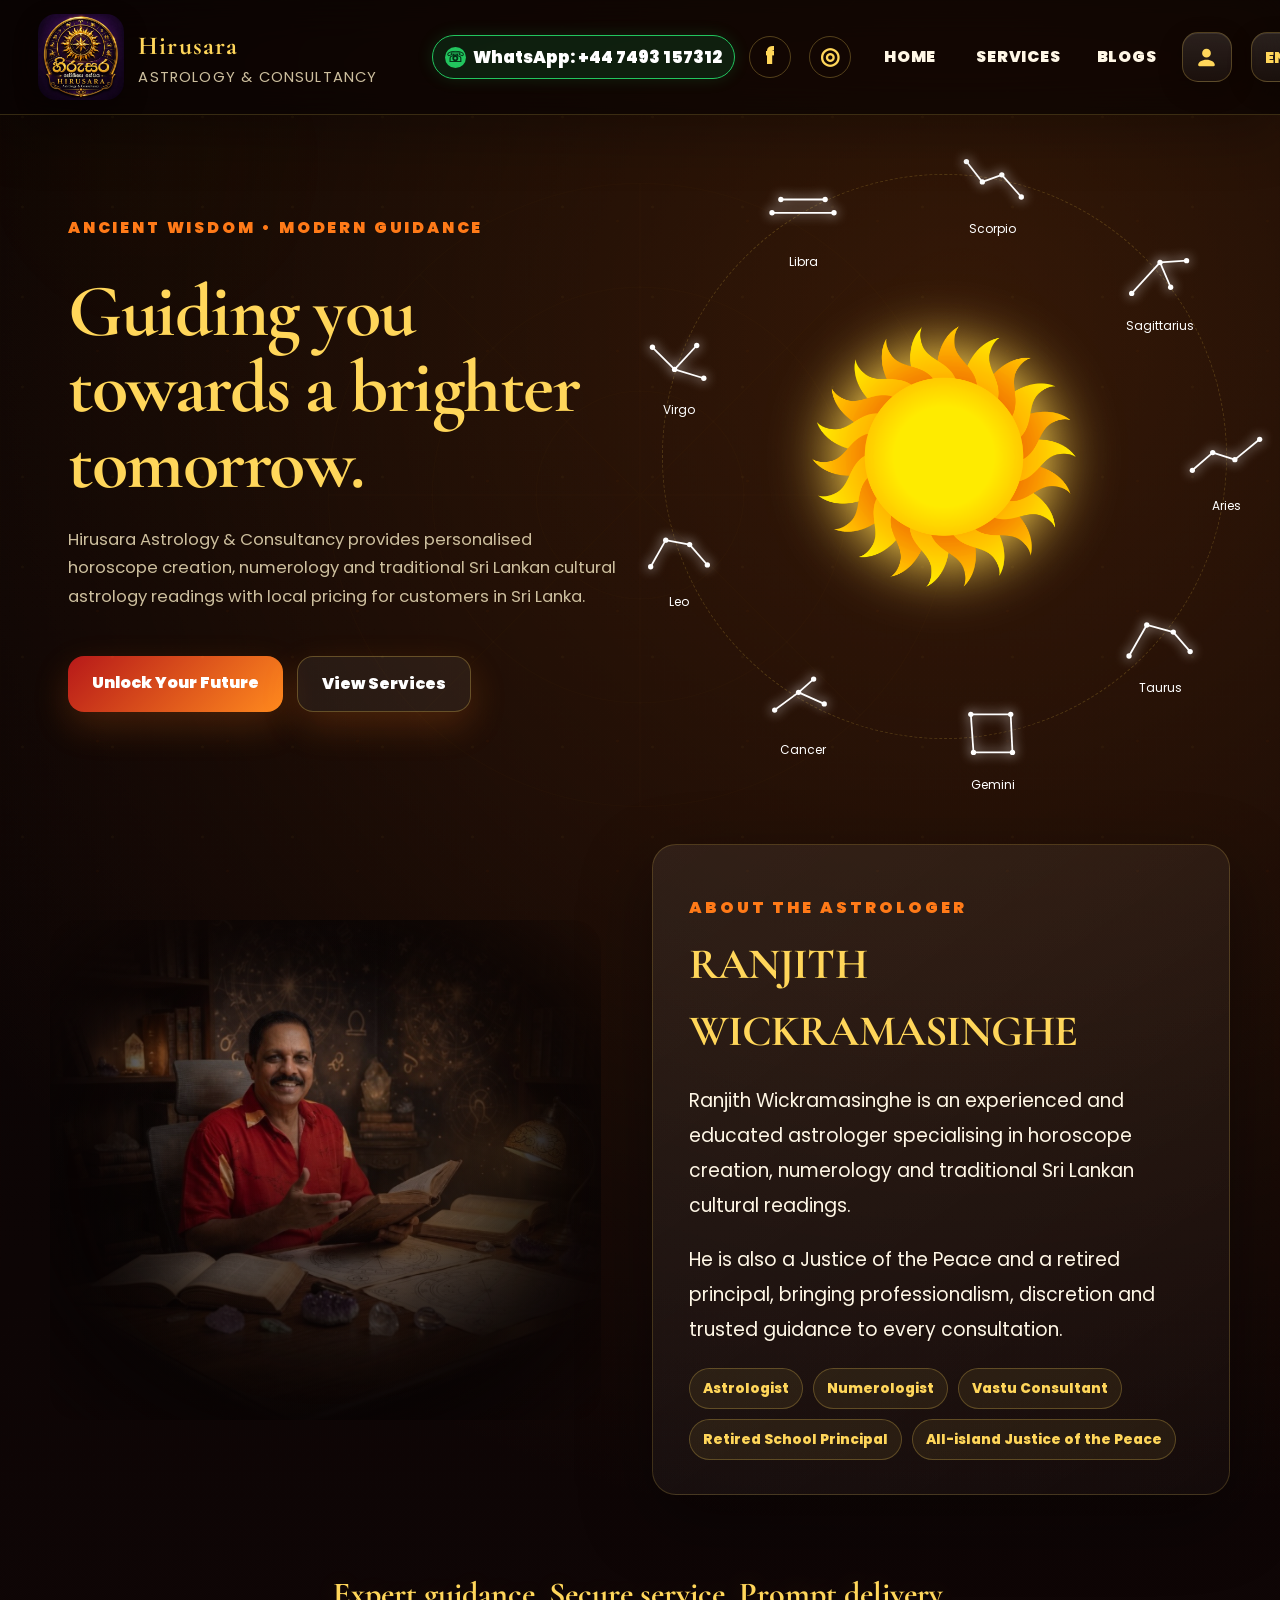
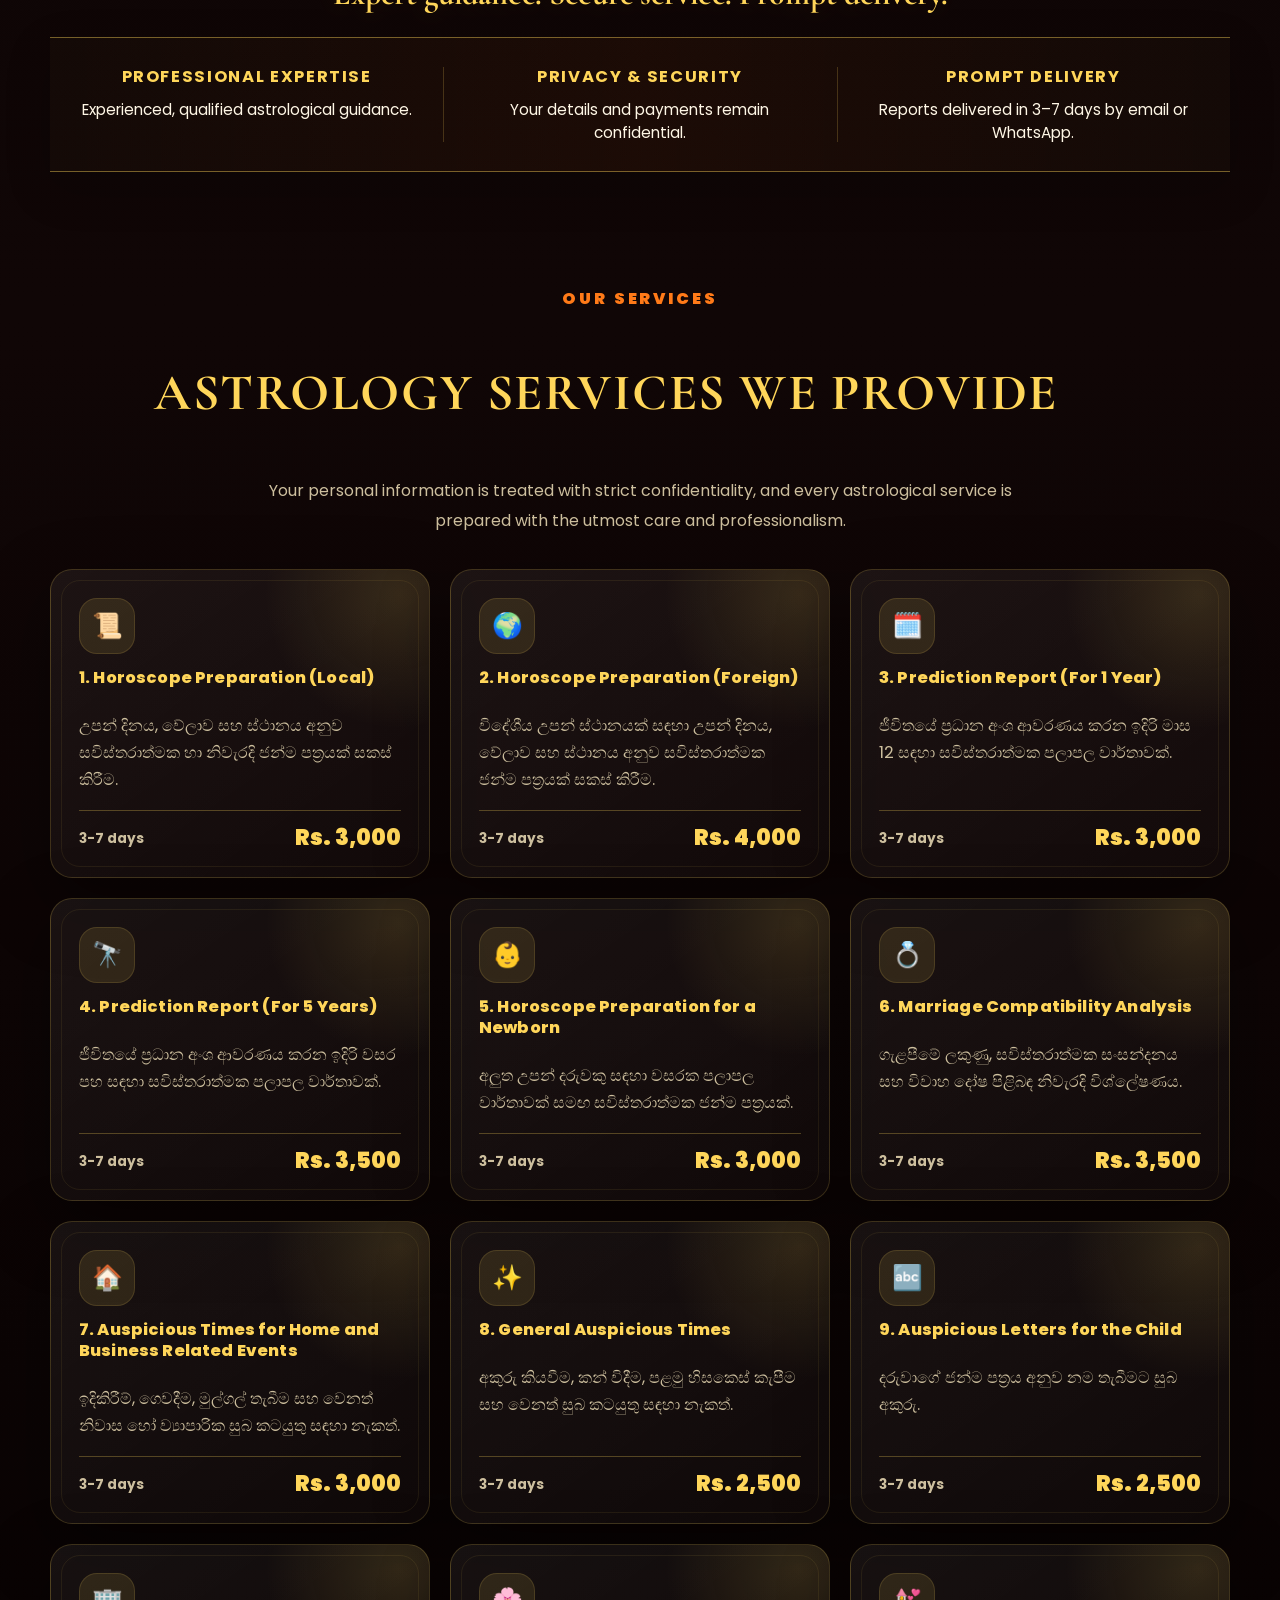
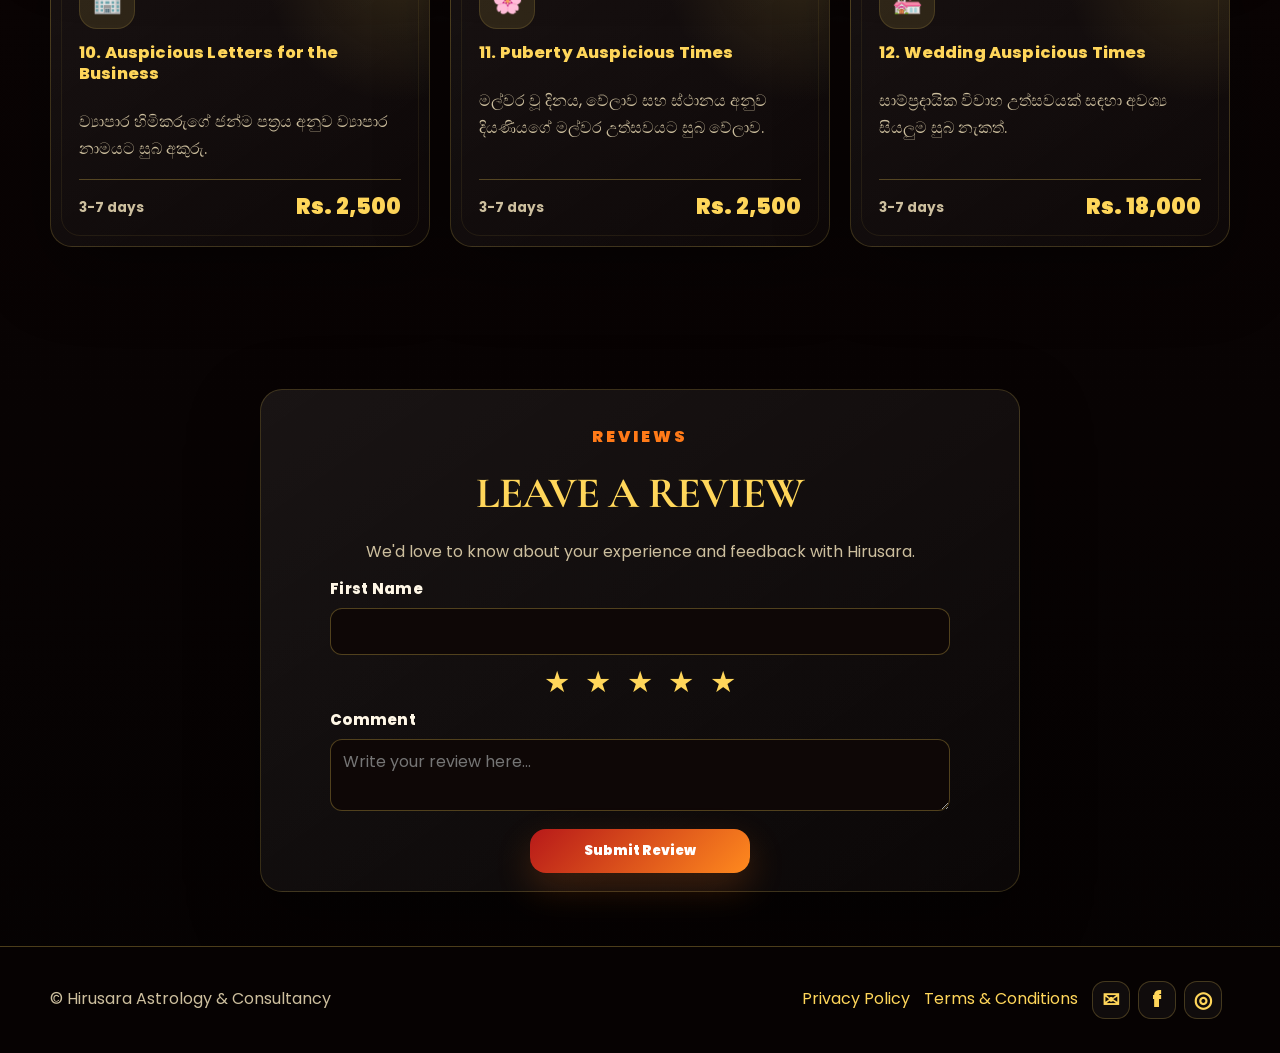
<file: sl.html>
<!DOCTYPE html>

<html lang="en"><head><meta charset="utf-8"/><meta content="width=device-width,initial-scale=1" name="viewport"/><title>Hirusara Astrology and Consultancy</title><link href="https://fonts.googleapis.com" rel="preconnect"/><link crossorigin="" href="https://fonts.gstatic.com" rel="preconnect"/><link href="https://fonts.googleapis.com/css2?family=Cormorant+Garamond:wght@600;700&amp;family=Poppins:wght@400;500;600;700;800&amp;display=swap" rel="stylesheet"/><link href="assets/favicon.png" rel="icon" type="image/png"/><link href="assets/favicon.png" rel="apple-touch-icon"/><link href="style.css" rel="stylesheet"/></head><body data-currency="lkr">
<header class="topbar"><nav class="nav"><a class="brand" href="sl.html"><img src="assets/logo.jpg"/><span><strong>Hirusara</strong><small>Astrology &amp; Consultancy</small></span></a><span class="sep"></span><div class="contact"><a class="whatsapp" href="https://wa.me/447493157312" target="_blank"><span class="wa-icon">☏</span> WhatsApp: +44 7493 157312</a><a aria-label="Facebook" class="social" href="https://www.facebook.com/profile.php?id=61591588433698" target="_blank">f</a><a aria-label="Instagram" class="social" href="https://www.instagram.com/hirusara.astro/" target="_blank">◎</a></div><div class="tabs"><a href="sl.html#home">HOME</a><a href="sl.html#services">SERVICES</a><a href="blogs.html">BLOGS</a></div><a class="login-link" href="admin.html">LOGIN</a><a class="book-small" href="booking-sl.html">BOOK NOW</a></nav></header>
<main><section class="hero wrap" id="home"><div><p class="eyebrow">Ancient wisdom • Modern guidance</p><h1>Guiding you towards a brighter tomorrow.</h1><p class="muted">Hirusara Astrology &amp; Consultancy provides personalised horoscope creation, numerology and traditional Sri Lankan cultural astrology readings with local pricing for customers in Sri Lanka.</p><div class="cta-row"><a class="btn" href="booking-sl.html">Unlock Your Future</a><a class="btn alt" href="#services">View Services</a></div></div><div class="astro-graphic"><img class="sun" src="assets/sun.png"/><div class="orbit">
<div class="constellation c1"><svg viewbox="0 0 100 70"><line x1="12" x2="35" y1="50" y2="30"></line><line x1="35" x2="60" y1="30" y2="38"></line><line x1="60" x2="88" y1="38" y2="15"></line><circle cx="12" cy="50" r="3"></circle><circle cx="35" cy="30" r="3"></circle><circle cx="60" cy="38" r="3"></circle><circle cx="88" cy="15" r="3"></circle></svg><span>Aries</span></div>
<div class="constellation c2"><svg viewbox="0 0 100 70"><line x1="15" x2="35" y1="55" y2="20"></line><line x1="35" x2="65" y1="20" y2="28"></line><line x1="65" x2="84" y1="28" y2="50"></line><circle cx="15" cy="55" r="3"></circle><circle cx="35" cy="20" r="3"></circle><circle cx="65" cy="28" r="3"></circle><circle cx="84" cy="50" r="3"></circle></svg><span>Taurus</span></div>
<div class="constellation c3"><svg viewbox="0 0 100 70"><line x1="25" x2="28" y1="12" y2="55"></line><line x1="70" x2="72" y1="12" y2="55"></line><line x1="25" x2="70" y1="12" y2="12"></line><line x1="28" x2="72" y1="55" y2="55"></line><circle cx="25" cy="12" r="3"></circle><circle cx="28" cy="55" r="3"></circle><circle cx="70" cy="12" r="3"></circle><circle cx="72" cy="55" r="3"></circle></svg><span>Gemini</span></div>
<div class="constellation c4"><svg viewbox="0 0 100 70"><line x1="18" x2="45" y1="45" y2="25"></line><line x1="45" x2="74" y1="25" y2="38"></line><line x1="45" x2="62" y1="25" y2="10"></line><circle cx="18" cy="45" r="3"></circle><circle cx="45" cy="25" r="3"></circle><circle cx="74" cy="38" r="3"></circle><circle cx="62" cy="10" r="3"></circle></svg><span>Cancer</span></div>
<div class="constellation c5"><svg viewbox="0 0 100 70"><line x1="18" x2="35" y1="50" y2="20"></line><line x1="35" x2="62" y1="20" y2="25"></line><line x1="62" x2="82" y1="25" y2="48"></line><circle cx="18" cy="50" r="3"></circle><circle cx="35" cy="20" r="3"></circle><circle cx="62" cy="25" r="3"></circle><circle cx="82" cy="48" r="3"></circle></svg><span>Leo</span></div>
<div class="constellation c6"><svg viewbox="0 0 100 70"><line x1="20" x2="45" y1="20" y2="45"></line><line x1="45" x2="70" y1="45" y2="18"></line><line x1="45" x2="78" y1="45" y2="55"></line><circle cx="20" cy="20" r="3"></circle><circle cx="45" cy="45" r="3"></circle><circle cx="70" cy="18" r="3"></circle><circle cx="78" cy="55" r="3"></circle></svg><span>Virgo</span></div>
<div class="constellation c7"><svg viewbox="0 0 100 70"><line x1="15" x2="85" y1="35" y2="35"></line><line x1="25" x2="75" y1="20" y2="20"></line><circle cx="15" cy="35" r="3"></circle><circle cx="85" cy="35" r="3"></circle><circle cx="25" cy="20" r="3"></circle><circle cx="75" cy="20" r="3"></circle></svg><span>Libra</span></div>
<div class="constellation c8"><svg viewbox="0 0 100 70"><line x1="20" x2="38" y1="15" y2="38"></line><line x1="38" x2="60" y1="38" y2="30"></line><line x1="60" x2="82" y1="30" y2="55"></line><circle cx="20" cy="15" r="3"></circle><circle cx="38" cy="38" r="3"></circle><circle cx="60" cy="30" r="3"></circle><circle cx="82" cy="55" r="3"></circle></svg><span>Scorpio</span></div>
<div class="constellation c9"><svg viewbox="0 0 100 70"><line x1="18" x2="50" y1="55" y2="20"></line><line x1="50" x2="80" y1="20" y2="18"></line><line x1="50" x2="62" y1="20" y2="48"></line><circle cx="18" cy="55" r="3"></circle><circle cx="50" cy="20" r="3"></circle><circle cx="80" cy="18" r="3"></circle><circle cx="62" cy="48" r="3"></circle></svg><span>Sagittarius</span></div></div></div></section>
<section id="about"><div class="wrap about-grid"><div class="astrologer"></div><div class="panel"><p class="eyebrow">About the Astrologer</p><h2>Ranjith Wickramasinghe</h2><p>Ranjith Wickramasinghe is an experienced and educated astrologer specialising in horoscope creation, numerology and traditional Sri Lankan cultural readings.</p><p>He is also a Justice of the Peace and a retired principal, bringing professionalism, discretion and trusted guidance to every consultation.</p><div class="credential-grid"><span>Astrologist</span><span>Numerologist</span><span>Vastu Consultant</span><span>Retired School Principal</span><span>All-island Justice of the Peace</span></div></div></div></section><section class="trust-strip-section"><div class="wrap"><p class="trust-lead">Expert guidance. Secure service. Prompt delivery.</p><div class="trust-elegant"><article class="trust-elegant-item"><h3>Professional Expertise</h3><p class="muted">Experienced, qualified astrological guidance.</p></article><article class="trust-elegant-item"><h3>Privacy &amp; Security</h3><p class="muted">Your details and payments remain confidential.</p></article><article class="trust-elegant-item"><h3>Prompt Delivery</h3><p class="muted">Reports delivered in 3–7 days by email or WhatsApp.</p></article></div></div></section>
<section id="services"><div class="wrap"><p class="eyebrow section-center">Our Services</p><h2 class="services-heading-offset">Astrology Services We Provide</h2><p class="muted section-center services-intro">Your personal information is treated with strict confidentiality, and every astrological service is prepared with the utmost care and professionalism.</p><div class="services-grid" data-services=""></div></div></section><section class="reviews" id="reviews"><div class="wrap"><div class="panel testimonials-panel" id="testimonials"><p class="eyebrow section-center">Testimonials</p><h2 class="section-center">Customer Reviews</h2><div class="testimonial-card" id="testimonialCard"></div></div><div class="panel review-panel"><p class="eyebrow section-center">Reviews</p><h2 class="section-center">Leave a Review</h2><p class="muted section-center services-intro">We'd love to know about your experience and feedback with Hirusara.</p><form class="review-form" id="reviewForm"><div class="field"><label>First Name</label><input id="reviewName" name="First Name" required=""/></div><div aria-label="Rating out of 5" class="stars" id="reviewStars"><button class="star" data-star="1" type="button">★</button><button class="star" data-star="2" type="button">★</button><button class="star" data-star="3" type="button">★</button><button class="star" data-star="4" type="button">★</button><button class="star" data-star="5" type="button">★</button></div><input id="reviewRating" type="hidden" value="5"/><div class="field"><label>Comment</label><textarea id="reviewText" placeholder="Write your review here..." required=""></textarea></div><div class="review-actions"><button class="btn" type="submit">Submit Review</button></div></form></div></div></section></main><footer class="footer"><div class="wrap"><span>© Hirusara Astrology &amp; Consultancy</span><span><a href="privacy-policy.html" target="_blank">Privacy Policy</a><a href="terms-and-conditions.html" target="_blank">Terms &amp; Conditions</a><a aria-label="Email" class="footer-social email-footer" href="mailto:hirusara.astro@gmail.com">✉</a><a aria-label="Facebook" class="footer-social" href="https://www.facebook.com/profile.php?id=61591588433698" target="_blank">f</a><a aria-label="Instagram" class="footer-social" href="https://www.instagram.com/hirusara.astro/" target="_blank">◎</a></span></div></footer><script src="script.js"></script></body></html>
</file>
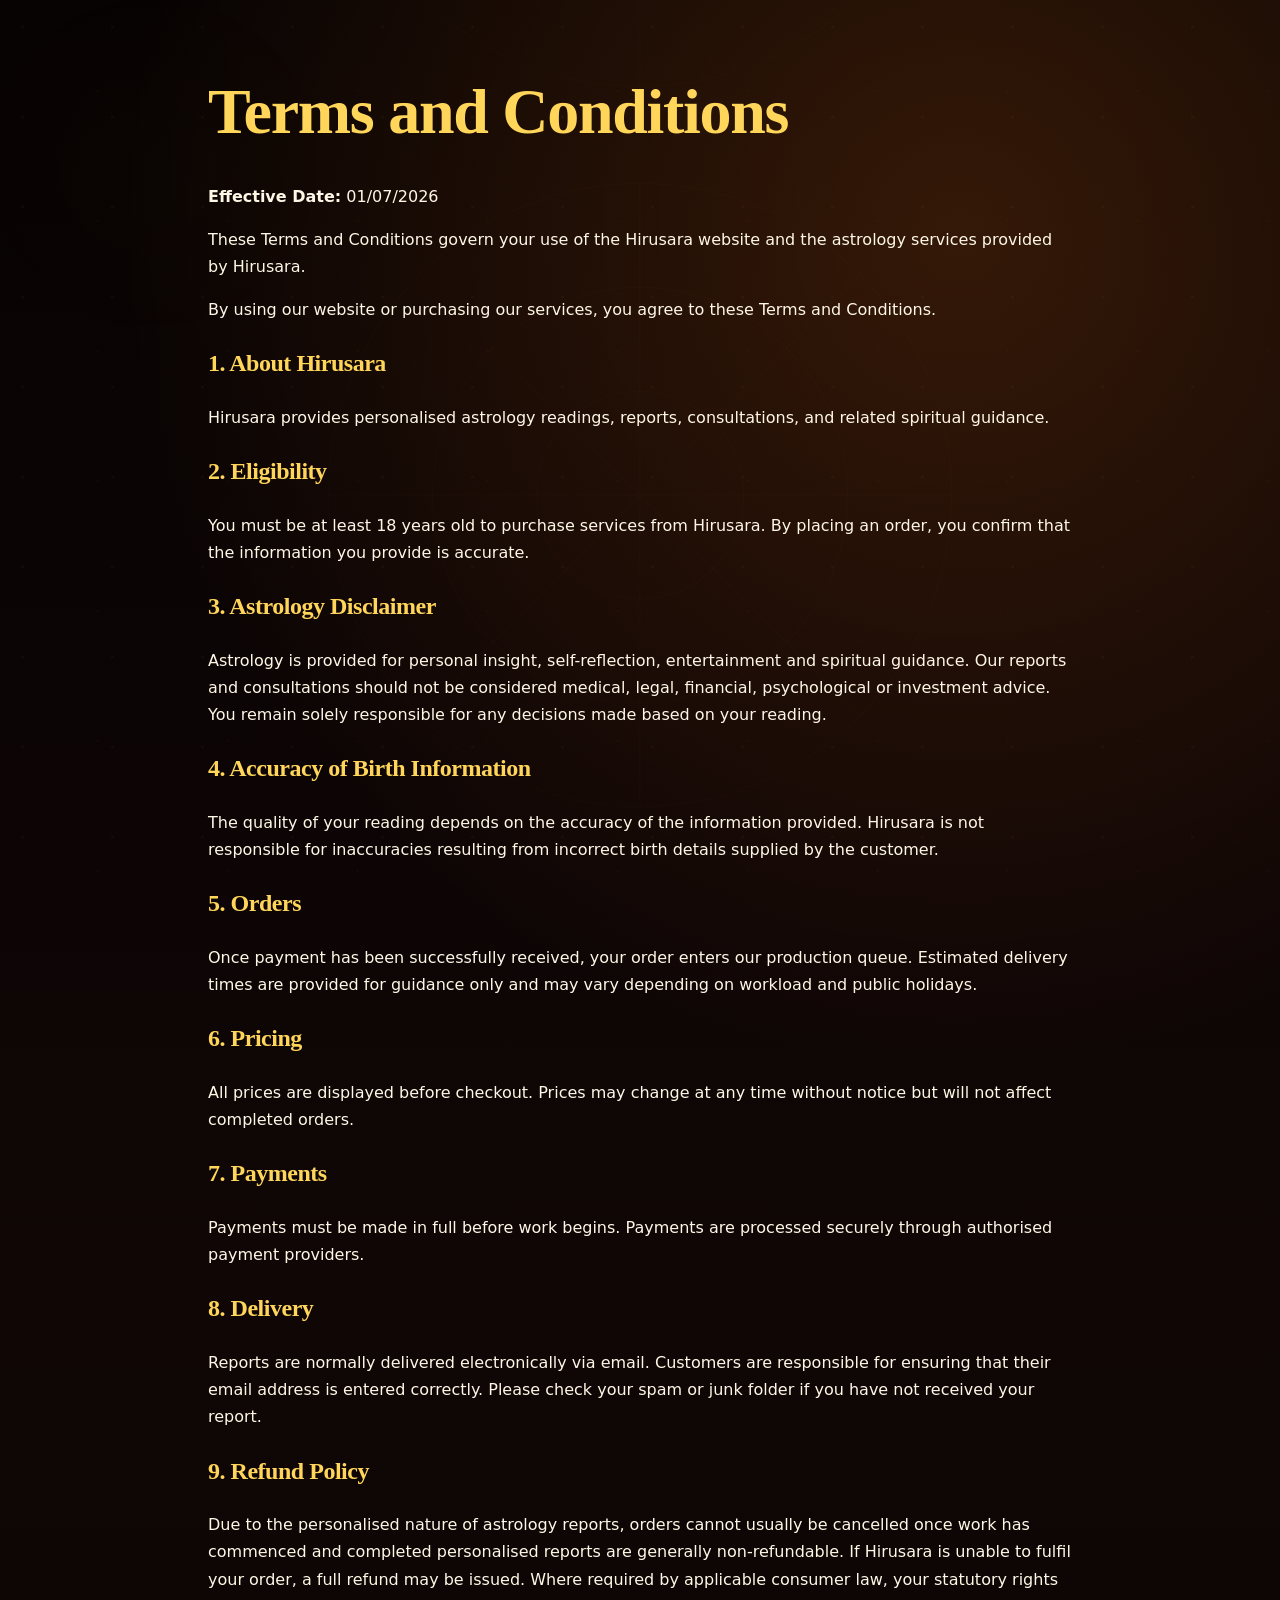
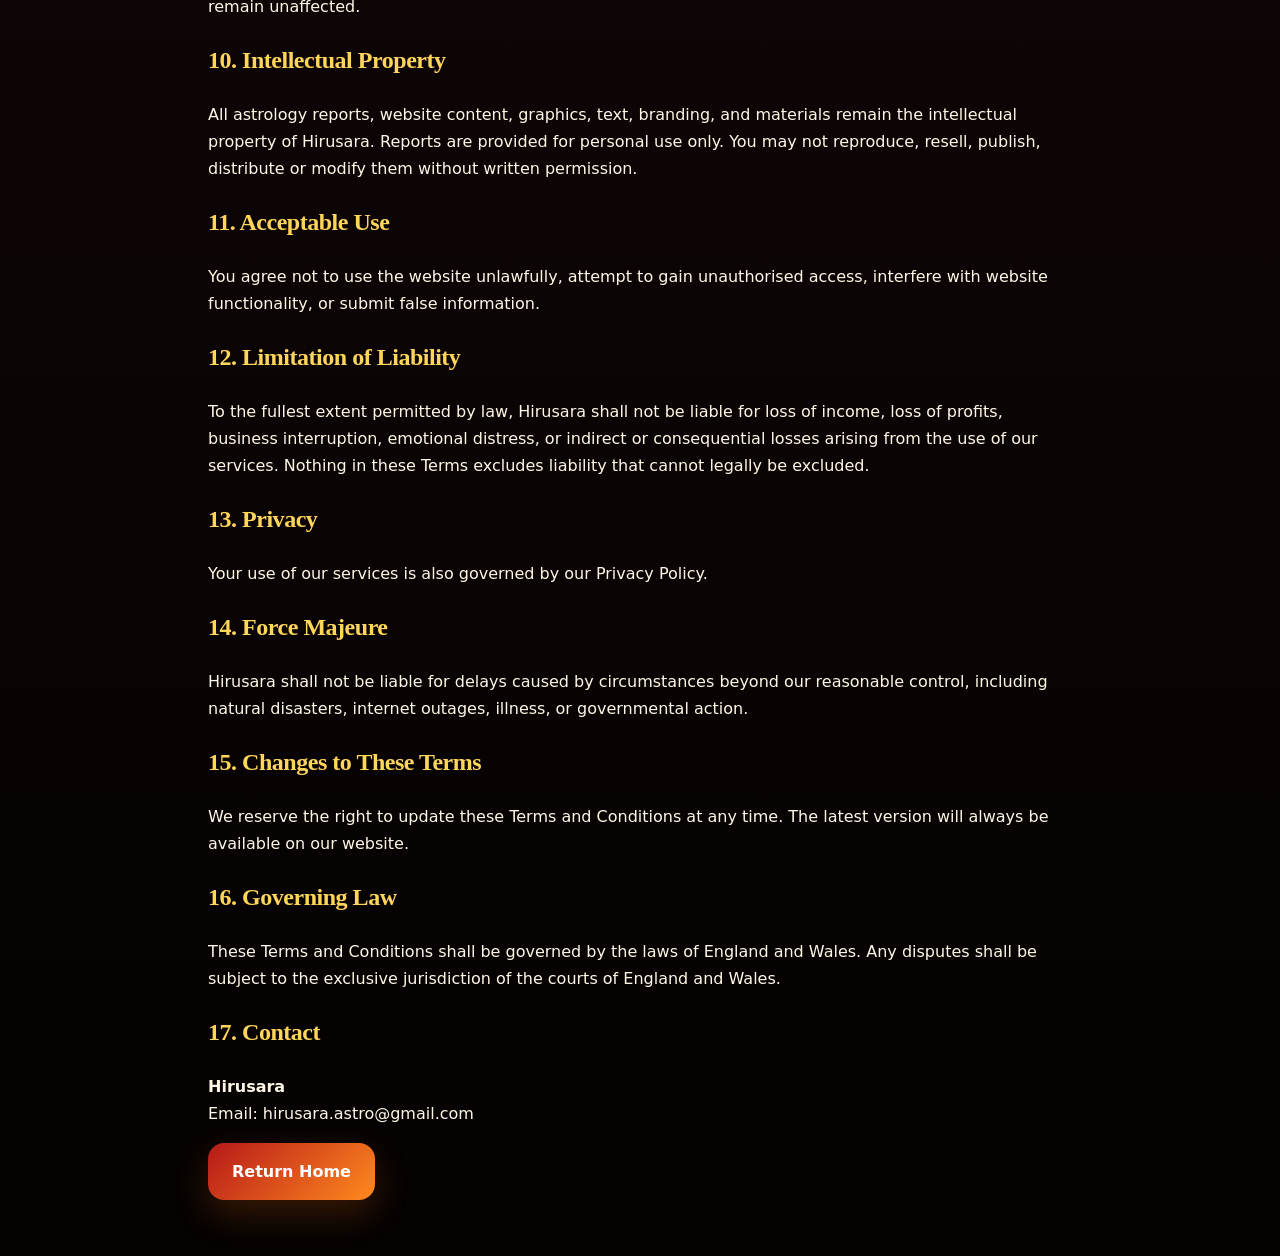
<file: terms-and-conditions.html>
<!DOCTYPE html>
<html lang="en"><head><meta charset="utf-8"/><meta content="width=device-width,initial-scale=1" name="viewport"/><title>Hirusara Astrology and Consultancy</title><link href="assets/favicon.png" rel="icon" type="image/png"/><link href="assets/favicon.png" rel="apple-touch-icon"/><link href="style.css" rel="stylesheet"/></head><body><main class="doc"><h1>Terms and Conditions</h1><p><strong>Effective Date:</strong> 01/07/2026</p><p>These Terms and Conditions govern your use of the Hirusara website and the astrology services provided by Hirusara.</p><p>By using our website or purchasing our services, you agree to these Terms and Conditions.</p><h2>1. About Hirusara</h2><p>Hirusara provides personalised astrology readings, reports, consultations, and related spiritual guidance.</p><h2>2. Eligibility</h2><p>You must be at least 18 years old to purchase services from Hirusara. By placing an order, you confirm that the information you provide is accurate.</p><h2>3. Astrology Disclaimer</h2><p>Astrology is provided for personal insight, self-reflection, entertainment and spiritual guidance. Our reports and consultations should not be considered medical, legal, financial, psychological or investment advice. You remain solely responsible for any decisions made based on your reading.</p><h2>4. Accuracy of Birth Information</h2><p>The quality of your reading depends on the accuracy of the information provided. Hirusara is not responsible for inaccuracies resulting from incorrect birth details supplied by the customer.</p><h2>5. Orders</h2><p>Once payment has been successfully received, your order enters our production queue. Estimated delivery times are provided for guidance only and may vary depending on workload and public holidays.</p><h2>6. Pricing</h2><p>All prices are displayed before checkout. Prices may change at any time without notice but will not affect completed orders.</p><h2>7. Payments</h2><p>Payments must be made in full before work begins. Payments are processed securely through authorised payment providers.</p><h2>8. Delivery</h2><p>Reports are normally delivered electronically via email. Customers are responsible for ensuring that their email address is entered correctly. Please check your spam or junk folder if you have not received your report.</p><h2>9. Refund Policy</h2><p>Due to the personalised nature of astrology reports, orders cannot usually be cancelled once work has commenced and completed personalised reports are generally non-refundable. If Hirusara is unable to fulfil your order, a full refund may be issued. Where required by applicable consumer law, your statutory rights remain unaffected.</p><h2>10. Intellectual Property</h2><p>All astrology reports, website content, graphics, text, branding, and materials remain the intellectual property of Hirusara. Reports are provided for personal use only. You may not reproduce, resell, publish, distribute or modify them without written permission.</p><h2>11. Acceptable Use</h2><p>You agree not to use the website unlawfully, attempt to gain unauthorised access, interfere with website functionality, or submit false information.</p><h2>12. Limitation of Liability</h2><p>To the fullest extent permitted by law, Hirusara shall not be liable for loss of income, loss of profits, business interruption, emotional distress, or indirect or consequential losses arising from the use of our services. Nothing in these Terms excludes liability that cannot legally be excluded.</p><h2>13. Privacy</h2><p>Your use of our services is also governed by our Privacy Policy.</p><h2>14. Force Majeure</h2><p>Hirusara shall not be liable for delays caused by circumstances beyond our reasonable control, including natural disasters, internet outages, illness, or governmental action.</p><h2>15. Changes to These Terms</h2><p>We reserve the right to update these Terms and Conditions at any time. The latest version will always be available on our website.</p><h2>16. Governing Law</h2><p>These Terms and Conditions shall be governed by the laws of England and Wales. Any disputes shall be subject to the exclusive jurisdiction of the courts of England and Wales.</p><h2>17. Contact</h2><p><strong>Hirusara</strong><br/>Email: hirusara.astro@gmail.com</p><p><a class="btn" href="index.html">Return Home</a></p></main></body></html>
</file>
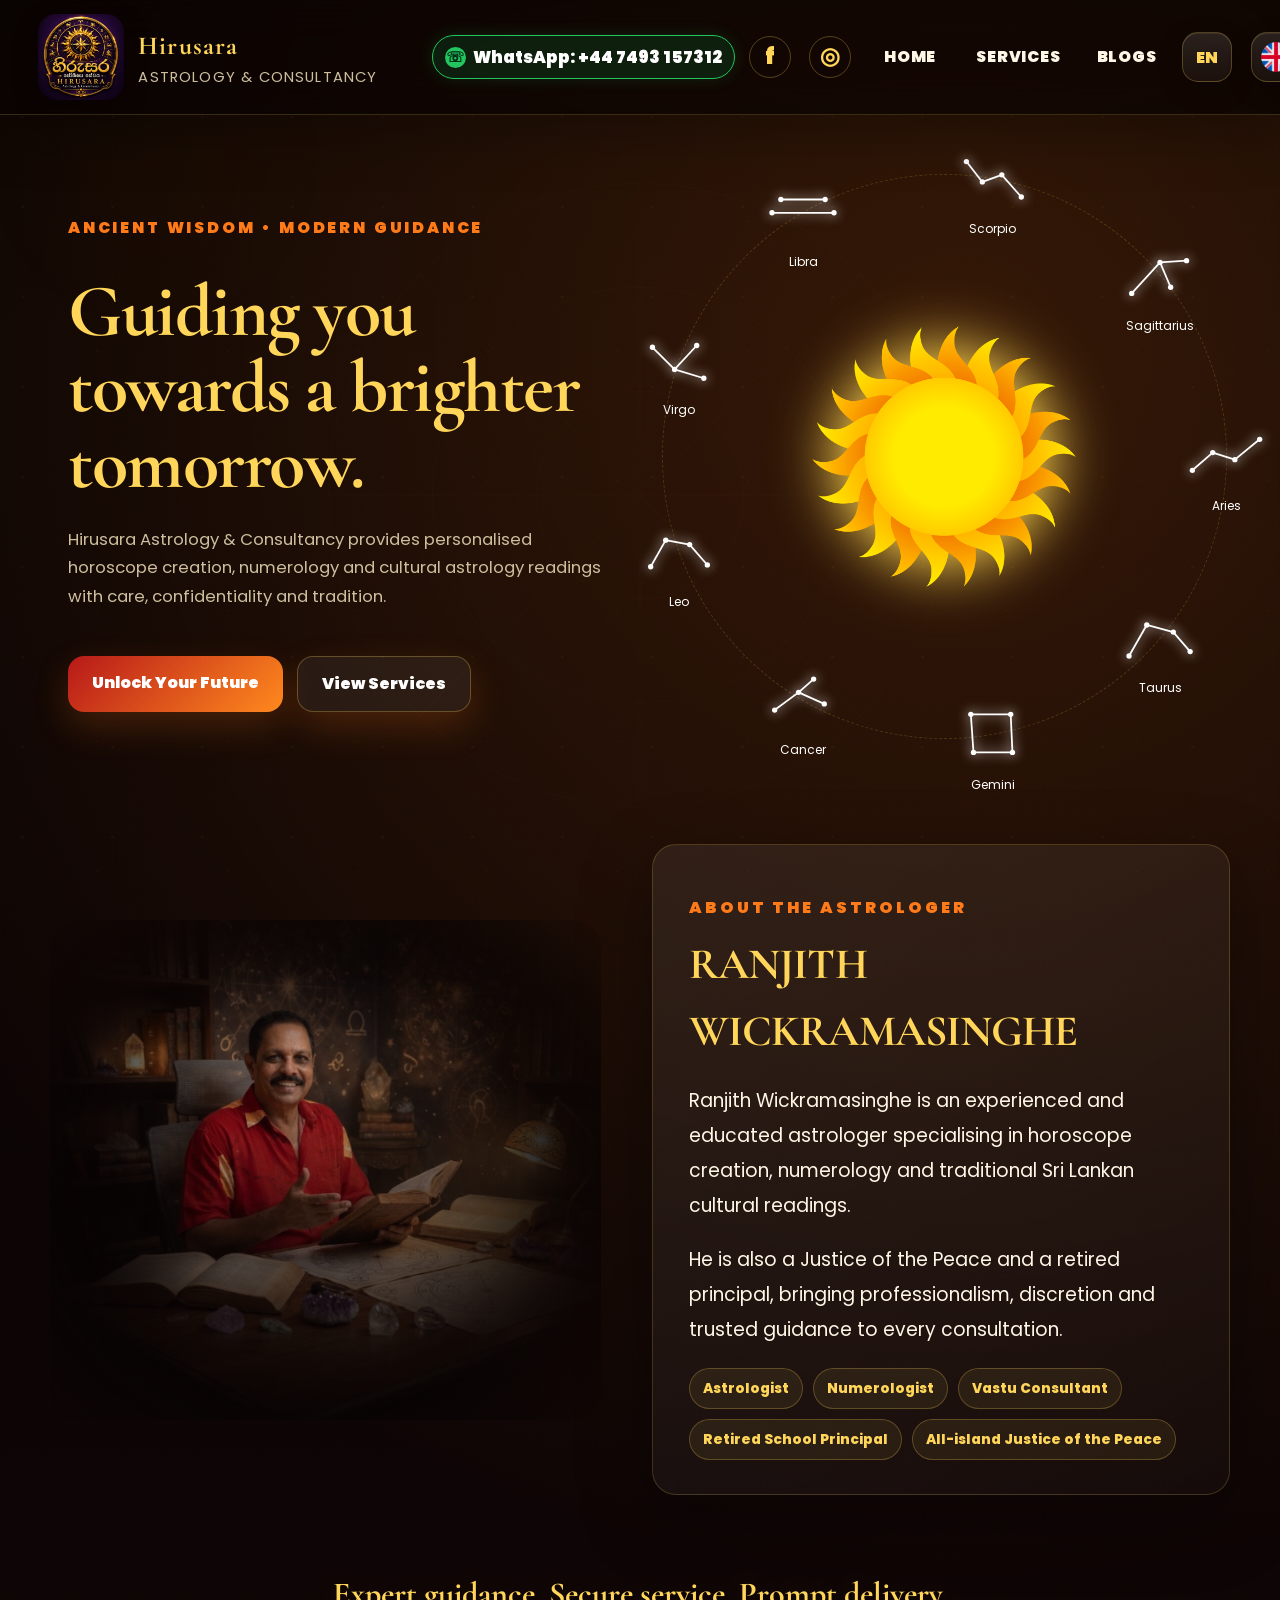
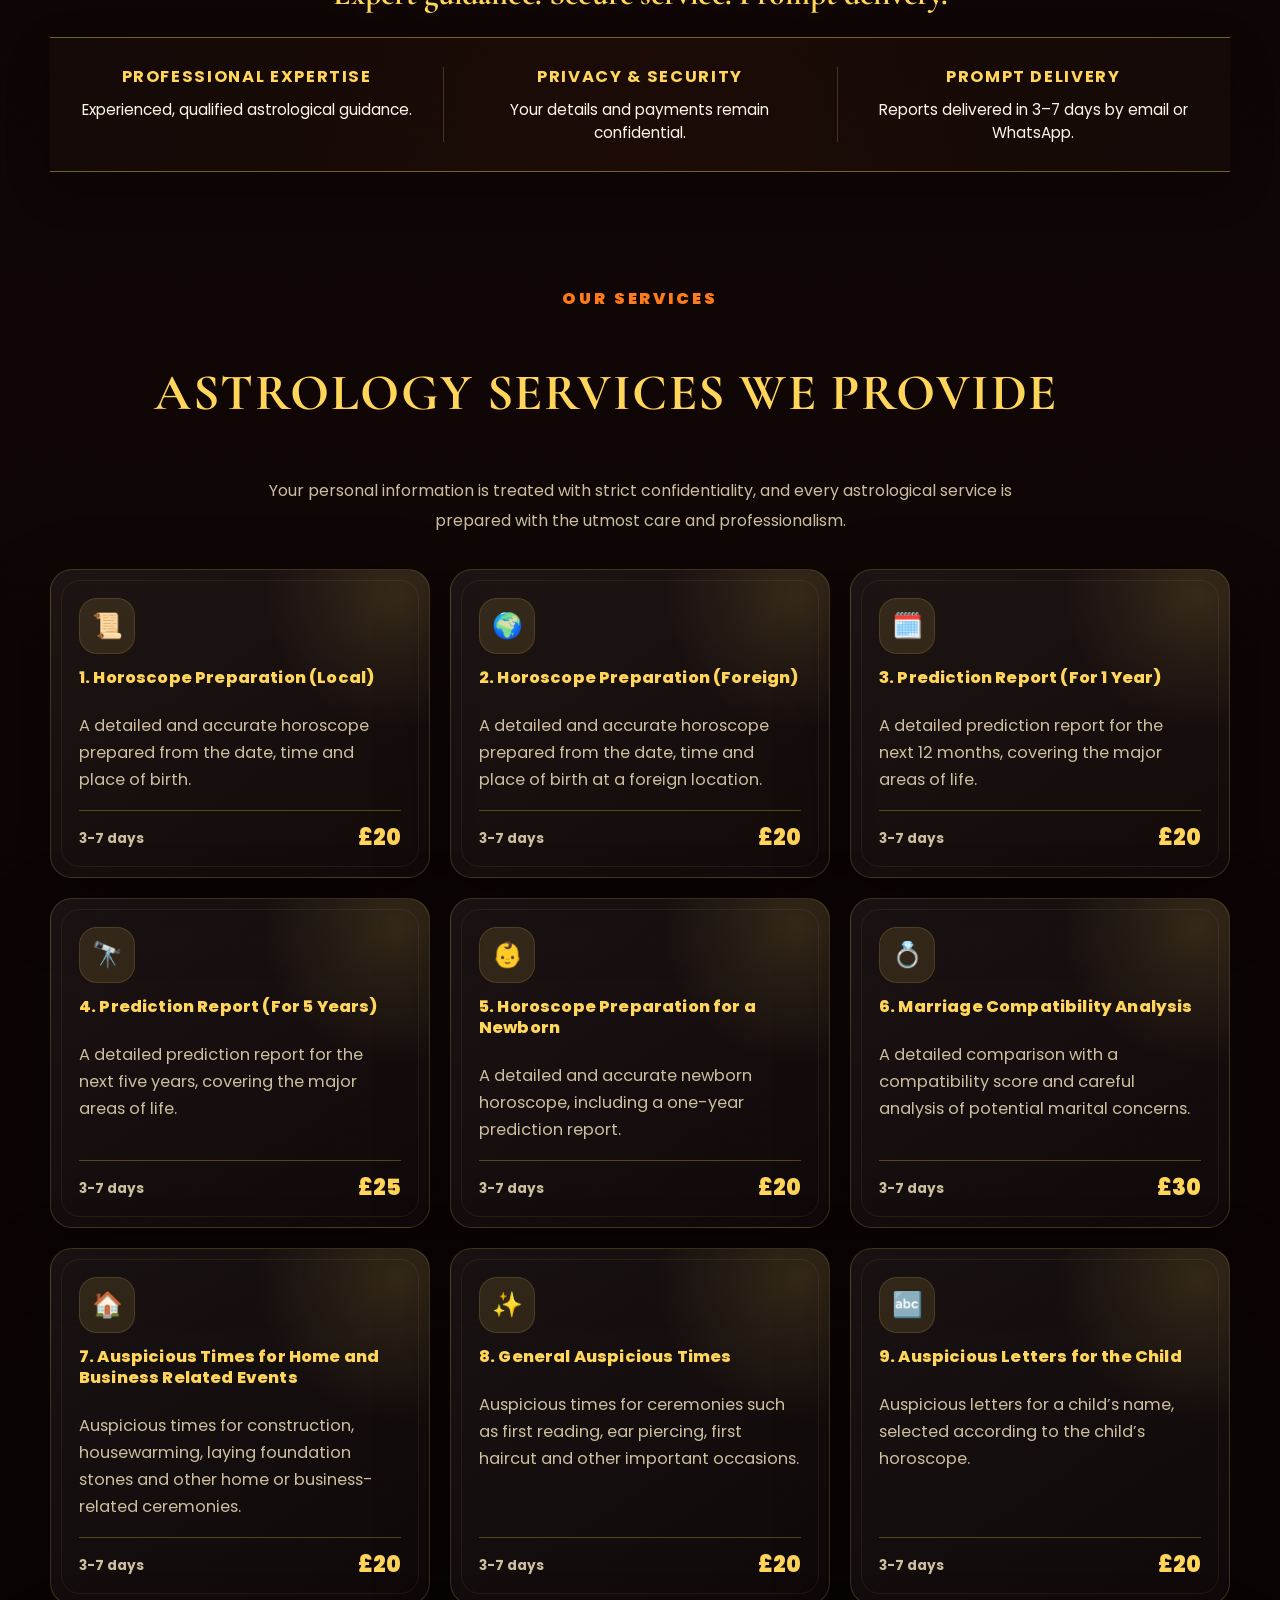
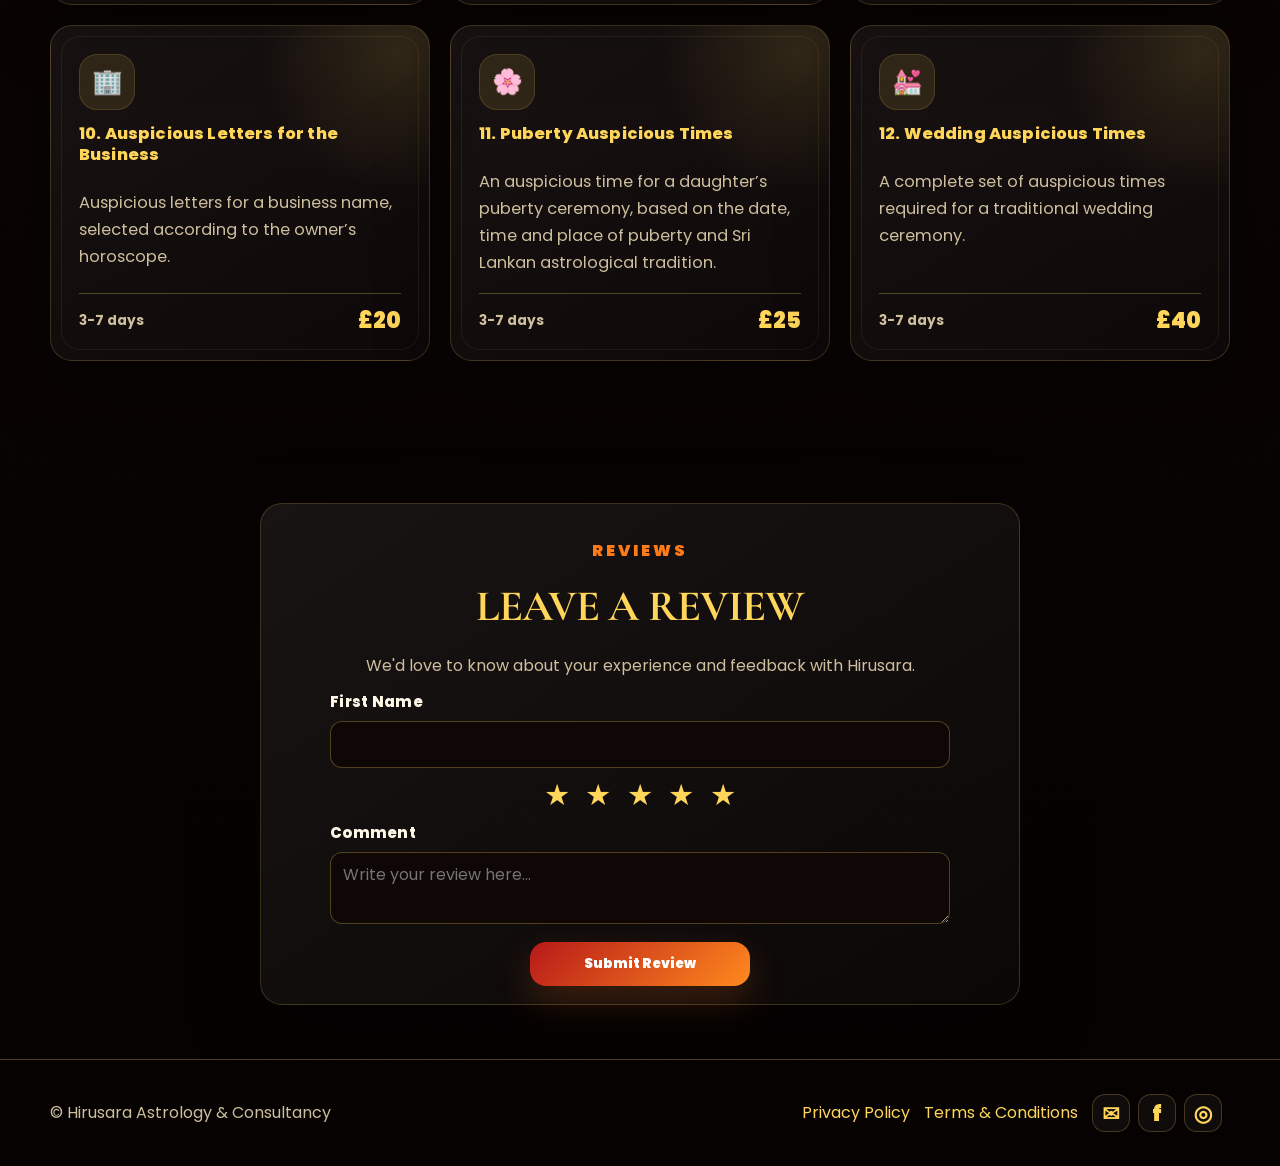
<file: uk.html>
<!DOCTYPE html>

<html lang="en"><head><meta charset="utf-8"/><meta content="width=device-width,initial-scale=1" name="viewport"/><title>Hirusara Astrology and Consultancy</title><link href="https://fonts.googleapis.com" rel="preconnect"/><link crossorigin="" href="https://fonts.gstatic.com" rel="preconnect"/><link href="https://fonts.googleapis.com/css2?family=Cormorant+Garamond:wght@600;700&amp;family=Poppins:wght@400;500;600;700;800&amp;display=swap" rel="stylesheet"/><link href="assets/favicon.png" rel="icon" type="image/png"/><link href="assets/favicon.png" rel="apple-touch-icon"/><link href="style.css" rel="stylesheet"/></head><body data-currency="gbp">
<header class="topbar"><nav class="nav"><a class="brand" href="uk.html"><img src="assets/logo.jpg"/><span><strong>Hirusara</strong><small>Astrology &amp; Consultancy</small></span></a><span class="sep"></span><div class="contact"><a class="whatsapp" href="https://wa.me/447493157312" target="_blank"><span class="wa-icon">☏</span> WhatsApp: +44 7493 157312</a><a aria-label="Facebook" class="social" href="https://www.facebook.com/profile.php?id=61591588433698" target="_blank">f</a><a aria-label="Instagram" class="social" href="https://www.instagram.com/hirusara.astro/" target="_blank">◎</a></div><div class="tabs"><a href="uk.html#home">HOME</a><a href="uk.html#services">SERVICES</a><a href="blogs.html">BLOGS</a></div><div class="country"><button aria-label="United Kingdom" class="flag-only"><img class="flag" src="assets/uk-flag.png"/></button><div class="menu"><a href="uk.html"><img class="flag" src="assets/uk-flag.png"/><span>United Kingdom</span></a><a href="international.html"><img class="flag" src="assets/international-flag.png"/><span>International</span></a></div></div><a class="login-link" href="admin.html">LOGIN</a><a class="book-small" href="booking.html">BOOK NOW</a></nav></header>
<main><section class="hero wrap" id="home"><div><p class="eyebrow">Ancient wisdom • Modern guidance</p><h1>Guiding you towards a brighter tomorrow.</h1><p class="muted">Hirusara Astrology &amp; Consultancy provides personalised horoscope creation, numerology and cultural astrology readings with care, confidentiality and tradition.</p><div class="cta-row"><a class="btn" href="booking.html">Unlock Your Future</a><a class="btn alt" href="#services">View Services</a></div></div><div class="astro-graphic"><img class="sun" src="assets/sun.png"/><div class="orbit">
<div class="constellation c1"><svg viewbox="0 0 100 70"><line x1="12" x2="35" y1="50" y2="30"></line><line x1="35" x2="60" y1="30" y2="38"></line><line x1="60" x2="88" y1="38" y2="15"></line><circle cx="12" cy="50" r="3"></circle><circle cx="35" cy="30" r="3"></circle><circle cx="60" cy="38" r="3"></circle><circle cx="88" cy="15" r="3"></circle></svg><span>Aries</span></div>
<div class="constellation c2"><svg viewbox="0 0 100 70"><line x1="15" x2="35" y1="55" y2="20"></line><line x1="35" x2="65" y1="20" y2="28"></line><line x1="65" x2="84" y1="28" y2="50"></line><circle cx="15" cy="55" r="3"></circle><circle cx="35" cy="20" r="3"></circle><circle cx="65" cy="28" r="3"></circle><circle cx="84" cy="50" r="3"></circle></svg><span>Taurus</span></div>
<div class="constellation c3"><svg viewbox="0 0 100 70"><line x1="25" x2="28" y1="12" y2="55"></line><line x1="70" x2="72" y1="12" y2="55"></line><line x1="25" x2="70" y1="12" y2="12"></line><line x1="28" x2="72" y1="55" y2="55"></line><circle cx="25" cy="12" r="3"></circle><circle cx="28" cy="55" r="3"></circle><circle cx="70" cy="12" r="3"></circle><circle cx="72" cy="55" r="3"></circle></svg><span>Gemini</span></div>
<div class="constellation c4"><svg viewbox="0 0 100 70"><line x1="18" x2="45" y1="45" y2="25"></line><line x1="45" x2="74" y1="25" y2="38"></line><line x1="45" x2="62" y1="25" y2="10"></line><circle cx="18" cy="45" r="3"></circle><circle cx="45" cy="25" r="3"></circle><circle cx="74" cy="38" r="3"></circle><circle cx="62" cy="10" r="3"></circle></svg><span>Cancer</span></div>
<div class="constellation c5"><svg viewbox="0 0 100 70"><line x1="18" x2="35" y1="50" y2="20"></line><line x1="35" x2="62" y1="20" y2="25"></line><line x1="62" x2="82" y1="25" y2="48"></line><circle cx="18" cy="50" r="3"></circle><circle cx="35" cy="20" r="3"></circle><circle cx="62" cy="25" r="3"></circle><circle cx="82" cy="48" r="3"></circle></svg><span>Leo</span></div>
<div class="constellation c6"><svg viewbox="0 0 100 70"><line x1="20" x2="45" y1="20" y2="45"></line><line x1="45" x2="70" y1="45" y2="18"></line><line x1="45" x2="78" y1="45" y2="55"></line><circle cx="20" cy="20" r="3"></circle><circle cx="45" cy="45" r="3"></circle><circle cx="70" cy="18" r="3"></circle><circle cx="78" cy="55" r="3"></circle></svg><span>Virgo</span></div>
<div class="constellation c7"><svg viewbox="0 0 100 70"><line x1="15" x2="85" y1="35" y2="35"></line><line x1="25" x2="75" y1="20" y2="20"></line><circle cx="15" cy="35" r="3"></circle><circle cx="85" cy="35" r="3"></circle><circle cx="25" cy="20" r="3"></circle><circle cx="75" cy="20" r="3"></circle></svg><span>Libra</span></div>
<div class="constellation c8"><svg viewbox="0 0 100 70"><line x1="20" x2="38" y1="15" y2="38"></line><line x1="38" x2="60" y1="38" y2="30"></line><line x1="60" x2="82" y1="30" y2="55"></line><circle cx="20" cy="15" r="3"></circle><circle cx="38" cy="38" r="3"></circle><circle cx="60" cy="30" r="3"></circle><circle cx="82" cy="55" r="3"></circle></svg><span>Scorpio</span></div>
<div class="constellation c9"><svg viewbox="0 0 100 70"><line x1="18" x2="50" y1="55" y2="20"></line><line x1="50" x2="80" y1="20" y2="18"></line><line x1="50" x2="62" y1="20" y2="48"></line><circle cx="18" cy="55" r="3"></circle><circle cx="50" cy="20" r="3"></circle><circle cx="80" cy="18" r="3"></circle><circle cx="62" cy="48" r="3"></circle></svg><span>Sagittarius</span></div></div></div></section>
<section id="about"><div class="wrap about-grid"><div class="astrologer"></div><div class="panel"><p class="eyebrow">About the Astrologer</p><h2>Ranjith Wickramasinghe</h2><p>Ranjith Wickramasinghe is an experienced and educated astrologer specialising in horoscope creation, numerology and traditional Sri Lankan cultural readings.</p><p>He is also a Justice of the Peace and a retired principal, bringing professionalism, discretion and trusted guidance to every consultation.</p><div class="credential-grid"><span>Astrologist</span><span>Numerologist</span><span>Vastu Consultant</span><span>Retired School Principal</span><span>All-island Justice of the Peace</span></div></div></div></section><section class="trust-strip-section"><div class="wrap"><p class="trust-lead">Expert guidance. Secure service. Prompt delivery.</p><div class="trust-elegant"><article class="trust-elegant-item"><h3>Professional Expertise</h3><p class="muted">Experienced, qualified astrological guidance.</p></article><article class="trust-elegant-item"><h3>Privacy &amp; Security</h3><p class="muted">Your details and payments remain confidential.</p></article><article class="trust-elegant-item"><h3>Prompt Delivery</h3><p class="muted">Reports delivered in 3–7 days by email or WhatsApp.</p></article></div></div></section>
<section id="services"><div class="wrap"><p class="eyebrow section-center">Our Services</p><h2 class="services-heading-offset">Astrology Services We Provide</h2><p class="muted section-center services-intro">Your personal information is treated with strict confidentiality, and every astrological service is prepared with the utmost care and professionalism.</p><div class="services-grid" data-services=""></div></div></section><section class="reviews" id="reviews"><div class="wrap"><div class="panel testimonials-panel" id="testimonials"><p class="eyebrow section-center">Testimonials</p><h2 class="section-center">Customer Reviews</h2><div class="testimonial-card" id="testimonialCard"></div></div><div class="panel review-panel"><p class="eyebrow section-center">Reviews</p><h2 class="section-center">Leave a Review</h2><p class="muted section-center services-intro">We'd love to know about your experience and feedback with Hirusara.</p><form class="review-form" id="reviewForm"><div class="field"><label>First Name</label><input id="reviewName" name="First Name" required=""/></div><div aria-label="Rating out of 5" class="stars" id="reviewStars"><button class="star" data-star="1" type="button">★</button><button class="star" data-star="2" type="button">★</button><button class="star" data-star="3" type="button">★</button><button class="star" data-star="4" type="button">★</button><button class="star" data-star="5" type="button">★</button></div><input id="reviewRating" type="hidden" value="5"/><div class="field"><label>Comment</label><textarea id="reviewText" placeholder="Write your review here..." required=""></textarea></div><div class="review-actions"><button class="btn" type="submit">Submit Review</button></div></form></div></div></section></main><footer class="footer"><div class="wrap"><span>© Hirusara Astrology &amp; Consultancy</span><span><a href="privacy-policy.html" target="_blank">Privacy Policy</a><a href="terms-and-conditions.html" target="_blank">Terms &amp; Conditions</a><a aria-label="Email" class="footer-social email-footer" href="mailto:hirusara.astro@gmail.com">✉</a><a aria-label="Facebook" class="footer-social" href="https://www.facebook.com/profile.php?id=61591588433698" target="_blank">f</a><a aria-label="Instagram" class="footer-social" href="https://www.instagram.com/hirusara.astro/" target="_blank">◎</a></span></div></footer><script src="script.js"></script></body></html>
</file>
<file: style.css>
:root{--bg:#070303;--panel:#120808;--panel2:#1b0c0a;--gold:#ffd65a;--orange:#ff7a18;--red:#b71919;--text:#fff7e6;--muted:#cdbf9e;--line:rgba(255,214,90,.28)}*{box-sizing:border-box}html{scroll-behavior:smooth}body{margin:0;background:radial-gradient(circle at 75% 8%,rgba(255,120,24,.18),transparent 30%),linear-gradient(180deg,#070303,#100606 45%,#050202);color:var(--text);font-family:Inter,system-ui,Segoe UI,Arial,sans-serif}body:before{content:"";position:fixed;inset:0;pointer-events:none;background-image:radial-gradient(circle at 25% 30%,rgba(255,214,90,.07) 0 1px,transparent 2px),radial-gradient(circle at 75% 70%,rgba(255,122,24,.06) 0 1px,transparent 2px);background-size:90px 90px,130px 130px;opacity:.55}.landing{min-height:100vh;display:grid;place-items:center}.gateway{width:min(920px,92vw);text-align:center;padding:48px 26px;border:1px solid var(--line);border-radius:28px;background:linear-gradient(145deg,rgba(27,12,10,.9),rgba(7,3,3,.9));box-shadow:0 20px 80px #000}.gateway-logo{width:170px;height:170px;object-fit:cover;border-radius:28px;box-shadow:0 0 35px rgba(255,214,90,.22)}h1,h2,h3{font-family:Georgia,serif;color:var(--gold)}h1{font-size:clamp(2rem,5vw,4rem);margin:18px 0 8px}.gateway p,.muted{color:var(--muted);line-height:1.7}.choice-grid{display:grid;grid-template-columns:repeat(2,minmax(0,1fr));gap:18px;margin-top:28px}.choice-card{display:flex;align-items:center;justify-content:center;gap:14px;padding:22px;border:1px solid var(--line);border-radius:20px;text-decoration:none;color:var(--text);font-weight:800;background:rgba(255,255,255,.035);transition:.25s}.choice-card:hover{transform:translateY(-4px);border-color:var(--gold);box-shadow:0 0 25px rgba(255,214,90,.15)}.choice-card img{width:54px;height:54px;border-radius:50%;object-fit:cover}.topbar{position:sticky;top:0;z-index:10;background:rgba(7,3,3,.88);backdrop-filter:blur(16px);border-bottom:1px solid var(--line)}.nav{max-width:1180px;margin:auto;display:flex;align-items:center;gap:18px;padding:12px 18px}.brand{display:flex;align-items:center;gap:12px;color:var(--text);text-decoration:none}.brand img{width:62px;height:62px;object-fit:cover;border-radius:14px}.brand strong{font-size:1.22rem;color:var(--gold);font-family:Georgia,serif}.brand small{display:block;color:var(--muted);font-size:.78rem}.sep{height:38px;width:1px;background:var(--line)}.contact{display:flex;align-items:center;gap:12px;font-size:1rem;white-space:nowrap}.whatsapp{color:#6bf58b;font-weight:900}.social{color:var(--gold);font-size:1.35rem;text-decoration:none}.tabs{margin-left:auto;display:flex;align-items:center;gap:18px}.tabs a{color:var(--text);text-decoration:none;font-weight:800;font-size:.96rem}.book-small{background:linear-gradient(135deg,var(--red),#ff8a1e);padding:11px 16px;border-radius:999px}.country{position:relative}.country button{display:flex;align-items:center;gap:8px;background:rgba(255,255,255,.06);border:1px solid var(--line);border-radius:999px;color:var(--text);padding:8px 10px;cursor:pointer}.flag{width:30px;height:30px;border-radius:50%;object-fit:cover}.menu{display:none;position:absolute;right:0;top:48px;background:#120808;border:1px solid var(--line);border-radius:14px;overflow:hidden;min-width:170px}.country:hover .menu{display:block}.menu a{display:flex;gap:10px;align-items:center;padding:12px;color:var(--text);text-decoration:none}.menu a:hover{background:rgba(255,214,90,.09)}section{padding:54px 18px}.wrap{max-width:1180px;margin:auto}.hero{min-height:620px;display:grid;grid-template-columns:1.02fr .98fr;align-items:center;gap:28px;padding-top:50px;padding-bottom:38px}.eyebrow{color:var(--orange);font-weight:900;letter-spacing:.13em;text-transform:uppercase}.hero h1{font-size:clamp(2.4rem,6vw,5rem);line-height:1.02}.cta-row{display:flex;gap:14px;flex-wrap:wrap;margin-top:28px}.btn{display:inline-block;border:0;border-radius:14px;padding:15px 22px;background:linear-gradient(135deg,var(--red),#ff8a1e);color:#fff;text-decoration:none;font-weight:900;cursor:pointer}.btn.alt{background:rgba(255,255,255,.06);border:1px solid var(--line)}.astro-graphic{position:relative;height:560px;display:grid;place-items:center;overflow:visible}.sun{position:absolute;width:250px;height:250px;object-fit:contain;filter:drop-shadow(0 0 28px #ffd65a);animation:sunPulse 3s ease-in-out infinite;z-index:2}@keyframes sunPulse{50%{filter:drop-shadow(0 0 55px #ffb11a);transform:scale(1.04)}}.orbit{position:absolute;width:520px;height:520px;border:1px dashed rgba(255,214,90,.18);border-radius:50%;animation:spin 95s linear infinite;transform-origin:50% 50%}@keyframes spin{to{transform:rotate(360deg)}}.constellation{position:absolute;left:50%;top:50%;width:92px;height:62px;margin:-31px 0 0 -46px;transform:rotate(var(--a)) translateX(260px) rotate(calc(-1 * var(--a)));animation:floaty 3.8s ease-in-out infinite}.constellation svg{width:100%;height:100%;overflow:visible;filter:drop-shadow(0 0 6px #fff)}.constellation path,.constellation line{stroke:#fff;stroke-width:2;fill:none}.constellation circle{fill:#fff}.constellation span{font-size:12px;color:#fff;display:block;text-align:center;margin-top:2px}.orbit .c1{--a:0deg}.orbit .c2{--a:40deg}.orbit .c3{--a:80deg}.orbit .c4{--a:120deg}.orbit .c5{--a:160deg}.orbit .c6{--a:200deg}.orbit .c7{--a:240deg}.orbit .c8{--a:280deg}.orbit .c9{--a:320deg}@keyframes floaty{50%{translate:0 -8px}}.panel{border:1px solid var(--line);border-radius:24px;background:linear-gradient(145deg,rgba(255,255,255,.055),rgba(255,255,255,.02));padding:26px}.about-grid{display:grid;grid-template-columns:1fr 1.05fr;gap:26px;align-items:center}.astrologer{min-height:500px;border-radius:28px;background:linear-gradient(90deg,rgba(7,3,3,.02),rgba(7,3,3,.72)),url('assets/astrologer-profile.jpg') center/cover;box-shadow:inset 0 -80px 90px rgba(7,3,3,.85)}.services-grid{display:grid;grid-template-columns:repeat(3,minmax(0,1fr));gap:16px}.service{padding:20px;border:1px solid var(--line);border-radius:18px;background:rgba(255,255,255,.035);position:relative}.service.best{border-color:var(--gold);box-shadow:0 0 25px rgba(255,214,90,.12)}.badge{position:absolute;top:-12px;right:14px;background:var(--gold);color:#2a1200;font-weight:1000;padding:6px 10px;border-radius:999px;font-size:.78rem}.price{font-size:1.4rem;color:var(--gold);font-weight:1000}.footer{padding:34px 18px;border-top:1px solid var(--line);color:var(--muted)}.footer .wrap{display:flex;justify-content:space-between;gap:16px;flex-wrap:wrap}.footer a{color:var(--gold);margin-right:14px}.form-page{padding:44px 18px}.form-card{max-width:920px;margin:auto}.field{display:grid;gap:8px;margin:14px 0}.field label{font-weight:800}input,select,textarea{width:100%;padding:13px 14px;border-radius:12px;background:#0e0706;border:1px solid var(--line);color:var(--text);font:inherit}textarea{min-height:110px}.time-grid{display:grid;grid-template-columns:1fr 1fr 110px;gap:10px}.multi-box{display:none;border:1px solid var(--line);border-radius:16px;padding:16px;margin:14px 0;background:rgba(255,255,255,.025)}.checks{display:grid;grid-template-columns:repeat(2,minmax(0,1fr));gap:10px}.checks label{display:flex;gap:8px;align-items:center;padding:10px;border:1px solid var(--line);border-radius:12px}.pricebox{margin-top:14px;border:1px solid var(--line);border-radius:16px;padding:16px;background:rgba(255,214,90,.05)}.row{display:flex;justify-content:space-between;padding:8px 0}.total{font-size:1.3rem;color:var(--gold);font-weight:1000;border-top:1px solid var(--line);margin-top:6px;padding-top:12px}.payment{margin-top:20px}.qr{width:180px;border-radius:14px;background:#fff;padding:10px}.doc{max-width:900px;margin:auto;padding:40px 18px;line-height:1.7}.doc h1,.doc h2{color:var(--gold)}@media(max-width:980px){.nav{flex-wrap:wrap}.tabs{order:3;width:100%;justify-content:center;flex-wrap:wrap}.contact{font-size:.96rem;flex-wrap:wrap}.hero{grid-template-columns:1fr;text-align:center;min-height:auto}.astro-graphic{display:none}.about-grid,.services-grid{grid-template-columns:1fr}.astrologer{min-height:420px}.choice-grid,.checks{grid-template-columns:1fr}section{padding:36px 16px}.hero{padding-top:30px;padding-bottom:24px}.footer .wrap{display:block;text-align:center}.sep{display:none}}@media(max-width:560px){.brand img{width:52px;height:52px}.brand strong{font-size:1rem}.contact{width:100%;justify-content:center}.tabs a:not(.book-small){font-size:.86rem}.time-grid{grid-template-columns:1fr 1fr}.time-grid select{grid-column:span 2}.panel{padding:18px}.service{padding:16px}.gateway{padding:30px 18px}}

/* V3 polish updates */
body{font-family:Georgia,'Times New Roman',serif;background-color:var(--bg)}
body:after{content:"";position:fixed;inset:0;pointer-events:none;z-index:-1;background:
  radial-gradient(circle at 12% 18%,rgba(255,214,90,.055),transparent 18%),
  url("data:image/svg+xml,%3Csvg xmlns='http://www.w3.org/2000/svg' width='520' height='520' viewBox='0 0 520 520'%3E%3Cg fill='none' stroke='%23ffd65a' stroke-opacity='.075'%3E%3Ccircle cx='260' cy='260' r='225'/%3E%3Ccircle cx='260' cy='260' r='150'/%3E%3Ccircle cx='260' cy='260' r='75'/%3E%3Cpath d='M260 35v450M35 260h450M101 101l318 318M419 101 101 419'/%3E%3C/g%3E%3C/svg%3E") center 135px/720px auto repeat-y;opacity:.22}
.topbar{background:rgba(8,3,3,.94);box-shadow:0 12px 40px rgba(0,0,0,.34)}
.nav{max-width:1360px;gap:18px;padding:14px 24px;min-height:92px}
.brand img{width:74px;height:74px;border-radius:18px}.brand strong{font-size:1.38rem;letter-spacing:.04em}.brand small{font-size:.86rem}.sep{height:52px}.contact{font-size:1.05rem;gap:14px}.email-link{color:var(--text);font-size:1.08rem;text-decoration:none}.email-link:hover,.tabs a:hover,.social:hover{color:var(--gold);text-shadow:0 0 12px rgba(255,214,90,.5)}
.whatsapp{display:inline-flex;align-items:center;gap:7px;border:1.5px solid #22c55e;border-radius:999px;color:#fff;background:rgba(13,120,55,.22);padding:8px 12px;text-decoration:none;font-weight:1000;box-shadow:0 0 16px rgba(34,197,94,.16)}
.wa-icon{display:grid;place-items:center;width:21px;height:21px;border-radius:50%;background:#22c55e;color:#052e16;font-size:.9rem;line-height:1}.social{display:inline-grid;place-items:center;width:34px;height:34px;border:1px solid var(--line);border-radius:50%;font-weight:1000;font-size:1.2rem;transition:.25s}.social:hover{border-color:var(--gold);background:rgba(255,214,90,.12);transform:translateY(-2px)}
.tabs{margin-left:0;gap:20px}.tabs a{font-size:1.02rem;transition:.25s}.book-small{margin-left:auto;border-radius:16px;padding:13px 24px;font-size:1.02rem;box-shadow:0 10px 25px rgba(183,25,25,.25)}
.country button{font-weight:900;border-radius:16px;padding:9px 12px}.menu{min-width:210px}.menu a{white-space:nowrap}.flag{width:34px;height:34px}.hero{min-height:560px;padding-top:34px;padding-bottom:26px;text-align:center}.hero>div:first-child{display:grid;justify-items:center}.hero .muted{max-width:760px}.cta-row{justify-content:center}h1,h2,h3,.eyebrow,.btn,.tabs a,.brand strong{font-family:Georgia,'Times New Roman',serif}.section-center{text-align:center}.services-intro{max-width:780px;margin-left:auto;margin-right:auto}.services-grid{margin-top:26px}.service{display:flex;flex-direction:column;min-height:270px;color:var(--text);text-decoration:none;transition:.25s;overflow:hidden}.service:before{content:"";position:absolute;inset:auto -20% -35% auto;width:170px;height:170px;border-radius:50%;background:radial-gradient(circle,rgba(255,214,90,.11),transparent 68%)}.service:hover{transform:translateY(-6px);border-color:var(--gold);box-shadow:0 18px 45px rgba(0,0,0,.28),0 0 28px rgba(255,214,90,.11)}.service-icon{width:48px;height:48px;display:grid;place-items:center;border:1px solid var(--line);border-radius:16px;color:var(--gold);font-size:1.7rem;background:rgba(255,214,90,.055);margin-bottom:12px}.service h3{margin:0 0 10px}.service-meta{margin-top:auto;display:flex;align-items:end;justify-content:space-between;gap:12px;color:var(--muted);border-top:1px solid var(--line);padding-top:14px}.price{font-size:1.55rem}.footer-social{display:inline-grid!important;place-items:center;width:32px;height:32px;border:1px solid var(--line);border-radius:50%;text-decoration:none!important;margin-right:8px!important;font-weight:1000}.form-card{text-align:left}.form-card>h1,.form-card>p{text-align:center}.payment-center{text-align:center;max-width:760px;margin:24px auto 18px!important}.payment-center p{line-height:1.8}.payment-center .qr{display:block;margin:18px auto 4px}.pricebox{max-width:560px;margin-left:auto;margin-right:auto}.btn[type="submit"]{display:block;margin:20px auto 0;min-width:220px}.astro-graphic{height:600px}.sun{width:300px;height:300px}.orbit{width:600px;height:600px}.constellation{transform:rotate(var(--a)) translateX(300px) rotate(calc(-1 * var(--a)))}@media(max-width:1180px){.nav{gap:12px}.contact{order:3;width:100%;justify-content:center}.book-small{margin-left:0}.tabs{margin-left:auto}.nav{min-height:auto}.brand img{width:64px;height:64px}}
@media(max-width:980px){.nav{padding:12px 16px}.tabs{order:4;width:auto}.country{order:5}.book-small{order:6}.contact{font-size:.98rem}.hero{text-align:center}.services-grid{grid-template-columns:1fr 1fr}.topbar{position:sticky}.email-link{font-size:1rem}}
@media(max-width:680px){.services-grid{grid-template-columns:1fr}.nav{justify-content:center;text-align:center}.brand{width:100%;justify-content:center}.contact{gap:8px}.tabs{width:100%;justify-content:center;order:5}.country{order:6}.book-small{order:7;width:100%;text-align:center}.email-link{font-size:1rem}.whatsapp{font-size:.95rem}.social{width:36px;height:36px}.hero h1{font-size:2.45rem}.hero{padding-top:26px;padding-bottom:18px}.service{min-height:230px}.choice-grid{grid-template-columns:1fr}}

/* V4 refinement updates */
body, p, a, button, input, select, textarea, label, small, span, .tabs a, .contact, .footer {font-family:'Poppins',system-ui,-apple-system,Segoe UI,Arial,sans-serif;}
h1,h2,h3,.brand strong{font-family:'Cormorant Garamond',Georgia,serif;font-weight:700;}
.eyebrow,.btn{font-family:'Poppins',system-ui,sans-serif;}
.topbar{background:rgba(8,3,3,.96);}
.nav{max-width:1480px;min-height:104px;padding:16px 34px;gap:24px;}
.brand{gap:14px;min-width:max-content}.brand img{width:82px;height:82px}.brand strong{font-size:1.55rem}.brand small{font-size:.92rem}.sep{height:58px;margin:0 8px}.contact{gap:18px}.tabs{gap:34px;margin-left:22px}.tabs a{font-size:1.06rem;text-transform:capitalize;position:relative}.tabs a:after{content:"";position:absolute;left:0;right:0;bottom:-8px;height:2px;background:linear-gradient(90deg,var(--gold),var(--orange));transform:scaleX(0);transform-origin:center;transition:.25s}.tabs a:hover:after{transform:scaleX(1)}.social,.footer-social{transition:.25s}.footer-social:hover,.social:hover{border-color:var(--gold);background:rgba(255,214,90,.14);transform:translateY(-2px);color:var(--gold);text-shadow:0 0 12px rgba(255,214,90,.5)}
.book-small{margin-left:auto;border-radius:18px;padding:14px 26px;min-width:120px;text-align:center}.country button.flag-only{padding:8px;border-radius:18px;gap:0}.country button.flag-only .flag{width:38px;height:38px}.menu a{font-size:1rem}.email-link{font-size:1.1rem}
.hero{text-align:left}.hero>div:first-child{justify-items:start}.hero .muted{max-width:700px}.cta-row{justify-content:flex-start}.hero h1{text-align:left}.hero p{text-align:left}
#services .eyebrow{font-size:1.05rem}.section-center.services-intro{font-size:1.12rem}.services-intro{max-width:860px}.services-grid{gap:20px}.service{border-radius:24px;border-color:rgba(255,214,90,.22);background:linear-gradient(145deg,rgba(255,214,90,.065),rgba(255,255,255,.025) 50%,rgba(183,25,25,.055));box-shadow:inset 0 1px 0 rgba(255,255,255,.05);padding:24px;overflow:visible}.service:after{content:"";position:absolute;inset:10px;border-radius:19px;border:1px solid rgba(255,214,90,.08);pointer-events:none}.service-icon{border:0;background:transparent;border-radius:0;width:auto;height:auto;display:block;font-size:2.15rem;margin-bottom:14px}.service h3{font-size:1.48rem}.service .muted{font-size:1rem}.badge{top:12px;right:12px;max-width:calc(100% - 24px);white-space:normal;text-align:center;line-height:1.2;z-index:2}.service.best{padding-top:54px}.price{font-size:1.7rem}.service-meta span{font-weight:700;color:#ead9aa}.footer a{text-decoration:none}.footer a:hover{text-decoration:none;color:var(--gold)}
.form-card>h1{font-size:3rem}.form-card>p{font-size:1.06rem}.checks label{display:grid;grid-template-columns:1fr auto;align-items:center;gap:18px;font-size:1.05rem;padding:16px 18px}.checks label input{grid-column:2;grid-row:1;width:24px;height:24px;justify-self:end}.checks label span{grid-column:1;grid-row:1;line-height:1.45}.payment-center{padding:32px!important}.payment-center h2{text-align:center;font-size:2.25rem}.payment-center p{font-size:1.08rem}.pay-detail{display:inline-block;margin:6px 0 10px;font-size:1.15rem;color:var(--gold)}.pay-note{display:inline-block;margin-top:6px}
@media(max-width:1180px){.nav{padding:14px 18px;gap:16px}.tabs{gap:22px;margin-left:auto}.contact{gap:12px}.brand img{width:70px;height:70px}.brand strong{font-size:1.35rem}.book-small{margin-left:0}}
@media(max-width:980px){.hero{text-align:center}.hero>div:first-child{justify-items:center}.hero h1,.hero p{text-align:center}.cta-row{justify-content:center}.nav{min-height:auto}.tabs{gap:20px}.checks{grid-template-columns:1fr}.checks label{font-size:1rem}}
@media(max-width:680px){.nav{padding:12px}.contact{width:100%;justify-content:center}.email-link{font-size:.95rem}.brand img{width:60px;height:60px}.tabs{gap:18px}.country button.flag-only .flag{width:34px;height:34px}.form-card>h1{font-size:2.35rem}.payment-center{padding:22px!important}.service h3{font-size:1.35rem}}

/* V5 requested refinements */
body, p, a, button, input, select, textarea, label, small, span, .contact, .footer, .tabs a, .book-small {font-family:'Poppins',system-ui,-apple-system,Segoe UI,Arial,sans-serif;}
h1,h2,h3,.brand strong{font-family:'Cormorant Garamond',Georgia,serif;}
.eyebrow{font-size:1.16rem;text-transform:uppercase;letter-spacing:.16em;}
.tabs a{text-transform:uppercase;font-size:1.12rem;font-weight:900;letter-spacing:.05em;}
.social{width:42px;height:42px;font-size:1.45rem;}
.contact{gap:18px;}
.book-small{color:#fff!important;text-transform:uppercase;font-size:1.16rem;font-weight:1000;letter-spacing:.04em;padding:15px 30px;min-width:142px;display:inline-grid;place-items:center;}
.nav{min-height:112px;gap:28px;}
.brand img{width:86px;height:86px}.brand strong{font-size:1.62rem}.brand small{text-transform:uppercase;letter-spacing:.08em}
.panel .eyebrow{font-size:1.18rem;margin-bottom:10px}.panel h2{font-size:clamp(2.35rem,4vw,3.35rem);text-transform:uppercase;margin:8px 0 14px}.about-grid .panel p:not(.eyebrow){font-size:1.18rem;line-height:1.85}.about-grid .panel{padding:34px 36px;}
#services .eyebrow{font-size:1.22rem}.section-center.services-intro,.services-intro{font-size:1.26rem;line-height:1.85}.services-intro + .services-grid{margin-top:34px}#services h2{font-size:clamp(2.7rem,5vw,4.4rem);text-transform:uppercase;letter-spacing:.03em}.service h3{font-size:1.68rem;text-transform:uppercase;line-height:1.08}.service .muted{font-size:1.08rem;line-height:1.7}.service-icon{font-size:2.45rem}.service{padding:28px;}
.footer a{text-decoration:none!important}.footer-social{width:38px!important;height:38px!important;font-size:1.35rem;vertical-align:middle}.footer-social.email-footer{font-size:1.28rem}.footer-social:hover{border-color:var(--gold);background:rgba(255,214,90,.14);transform:translateY(-2px);color:var(--gold);text-shadow:0 0 12px rgba(255,214,90,.5)}
@media(max-width:1180px){.nav{gap:18px}.social{width:38px;height:38px}.tabs a{font-size:1rem}.book-small{font-size:1.02rem;padding:13px 22px}.brand img{width:74px;height:74px}}
@media(max-width:680px){.nav{min-height:auto}.social{width:36px;height:36px}.book-small{width:100%;font-size:1.05rem}.about-grid .panel p:not(.eyebrow){font-size:1.08rem}.service h3{font-size:1.45rem}#services h2{font-size:2.4rem}.services-intro{font-size:1.08rem}}

/* v6 requested refinements */
.book-small,
.book-small:link,
.book-small:visited,
.book-small:hover,
.book-small:focus{ text-decoration:none!important; }
.book-small::after{ display:none!important; content:none!important; }

/* Service titles use Poppins, bold, slightly larger than body text */
.service h3{
  font-family:'Poppins',system-ui,-apple-system,Segoe UI,Arial,sans-serif!important;
  font-weight:800!important;
  font-size:1.18rem!important;
  line-height:1.28!important;
  text-transform:none!important;
  letter-spacing:.01em!important;
}
.service .muted{font-size:1.02rem!important;line-height:1.65!important;}

/* Subtitles adjusted down for a cleaner balance */
.eyebrow{font-size:.98rem!important;letter-spacing:.14em!important;}
.panel .eyebrow,#services .eyebrow{font-size:1.02rem!important;}
.panel h2{font-size:clamp(2.05rem,3.4vw,2.9rem)!important;}
#services h2{
  font-size:clamp(2.05rem,4vw,3.45rem)!important;
  white-space:nowrap;
}
.services-intro{font-size:1.12rem!important;}

/* Top navigation spacing and button sizing */
.tabs{gap:28px!important;margin-left:48px!important;}
.book-small{
  font-size:1rem!important;
  padding:10px 20px!important;
  min-width:116px!important;
  border-radius:15px!important;
  line-height:1.1!important;
  align-self:center!important;
}
.social{margin-right:4px;}
.contact{gap:14px!important;}

@media(max-width:1180px){
  .tabs{gap:22px!important;margin-left:auto!important;}
  .book-small{font-size:.96rem!important;padding:10px 18px!important;min-width:108px!important;}
  #services h2{white-space:normal;}
}
@media(max-width:680px){
  .tabs{gap:16px!important;margin-left:0!important;}
  .book-small{width:auto!important;font-size:.95rem!important;padding:10px 16px!important;}
  .service h3{font-size:1.12rem!important;}
  #services h2{font-size:2rem!important;white-space:normal;}
  .services-intro{font-size:1.02rem!important;}
}


/* v7 Sri Lanka, mobile and translation enhancements */
.small-note{font-size:.9rem;margin-top:20px;opacity:.75}.lang-toggle,.menu-toggle{font-family:'Poppins',system-ui,sans-serif;background:rgba(255,255,255,.055);border:1px solid var(--line);color:var(--gold);font-weight:900;border-radius:14px;padding:10px 12px;cursor:pointer;transition:.2s}.lang-toggle:hover,.menu-toggle:hover{background:rgba(255,214,90,.12);transform:translateY(-1px)}.menu-toggle{display:none;font-size:1.3rem;line-height:1}.nav.open .tabs,.nav.open .contact,.nav.open .country,.nav.open .book-small{display:flex}.country .menu a{display:flex;align-items:center;gap:10px;white-space:nowrap}.country .menu .flag{flex:0 0 auto}.topbar .lang-toggle{margin-left:8px}.landing .gateway{position:relative;overflow:hidden}.landing .gateway:before{content:"";position:absolute;inset:-20%;background:url('assets/sl-rate-card.jpg') center/cover;opacity:.025;filter:blur(1px);pointer-events:none}.landing .gateway>*{position:relative}.services-grid .service{background-image:linear-gradient(145deg,rgba(255,214,90,.07),rgba(255,255,255,.025) 52%,rgba(183,25,25,.06)),radial-gradient(circle at 90% 10%,rgba(255,214,90,.08),transparent 32%)}
body[data-currency="lkr"] .country{display:none!important}
body[data-currency="lkr"] .service.best .badge{display:none}
@media(max-width:760px){
  body{background:radial-gradient(circle at 50% 0%,rgba(255,120,24,.16),transparent 30%),linear-gradient(180deg,#070303,#100606 55%,#050202)}
  .topbar{position:sticky}.nav{display:grid!important;grid-template-columns:auto 1fr auto auto;align-items:center;gap:10px!important;padding:10px 12px!important;text-align:left!important;min-height:auto!important}.menu-toggle{display:inline-grid;place-items:center}.brand{width:auto!important;justify-content:flex-start!important;min-width:0}.brand img{width:48px!important;height:48px!important}.brand span{display:none}.sep{display:none!important}.contact,.tabs,.country,.book-small{display:none!important}.nav.open .contact,.nav.open .tabs{grid-column:1/-1;display:grid!important;justify-content:stretch!important;width:100%!important;gap:8px!important}.nav.open .tabs a{display:block;padding:12px 14px;border:1px solid var(--line);border-radius:12px;background:rgba(255,255,255,.04);text-align:center}.nav.open .country{grid-column:1/3;display:block!important;width:max-content}.nav.open .book-small{grid-column:3/5;display:grid!important;width:100%!important;text-align:center}.nav.open .contact{grid-template-columns:1fr auto auto;align-items:center}.whatsapp{font-size:.9rem!important;text-align:center}.social{width:38px!important;height:38px!important}.lang-toggle{justify-self:end;padding:9px 10px;font-size:.9rem}.hero{display:block!important;text-align:center!important;padding:26px 16px 20px!important}.hero h1,.hero p{text-align:center!important}.hero>div:first-child{display:block!important}.cta-row{justify-content:center!important}.astro-graphic{display:none!important}.gateway{width:min(94vw,430px)!important;padding:28px 18px!important;border-radius:22px!important}.gateway-logo{width:120px!important;height:120px!important}.gateway h1{font-size:2.25rem!important;line-height:1.05!important}.choice-grid{grid-template-columns:1fr!important;gap:12px!important}.choice-card{padding:18px!important}.about-grid{gap:18px!important}.astrologer{min-height:360px!important}.services-grid{grid-template-columns:1fr!important}.form-page{padding:24px 12px!important}.form-card{border-radius:20px!important}.field{margin:12px 0!important}.checks label{grid-template-columns:1fr auto!important;font-size:1rem!important}.payment-center{text-align:center!important;padding:20px 14px!important}.footer .wrap{text-align:center!important;display:grid!important;gap:14px!important}.footer a{margin:4px 6px!important}}

/* v8 favicon/title translation fixes */
.book-small{white-space:nowrap!important;min-width:max-content!important;line-height:1.15!important;padding-left:22px!important;padding-right:22px!important;}
html[lang="si"] .book-small, .book-small{overflow:visible!important;}
.lang-toggle{white-space:nowrap!important;}

/* v9 landing cleanup */
.landing .gateway:before{display:none!important;background:none!important;opacity:0!important;}
.landing:before{display:none!important;}
.gateway-title{font-weight:800!important;letter-spacing:.01em;}
.gateway{background:linear-gradient(145deg,rgba(27,12,10,.96),rgba(7,3,3,.96))!important;}

/* V10 mobile navigation and spacing refinements */
.menu-toggle{display:none;background:rgba(255,255,255,.06);border:1px solid var(--line);border-radius:12px;width:44px;height:42px;align-items:center;justify-content:center;gap:4px;flex-direction:column;cursor:pointer;flex:0 0 auto}
.menu-toggle span{display:block;width:20px;height:2px;background:var(--gold);border-radius:4px;transition:.25s}
.mobile-panel{display:none}.mobile-book-float{display:none}
@media(max-width:980px){
  .topbar{position:sticky;top:0;z-index:30}
  .nav{position:relative;display:flex;flex-wrap:nowrap;gap:10px;min-height:70px;padding:10px 14px;justify-content:space-between}
  .menu-toggle{display:inline-flex;order:0}
  .brand{order:1;flex:1;min-width:0;justify-content:center}
  .brand img{width:48px;height:48px;border-radius:12px}.brand strong{font-size:1rem}.brand small{font-size:.68rem}
  .sep,.contact,.tabs,.country,.book-small{display:none!important}
  .lang-toggle{order:2;position:static;padding:9px 11px;border-radius:12px;font-size:.82rem;white-space:nowrap}
  .mobile-panel{display:none;position:absolute;left:12px;right:12px;top:calc(100% + 8px);z-index:40;background:rgba(12,5,5,.98);border:1px solid var(--line);border-radius:16px;box-shadow:0 20px 60px rgba(0,0,0,.45);padding:8px;backdrop-filter:blur(14px)}
  .nav.open .mobile-panel{display:block}
  .mobile-list{display:grid;gap:4px}
  .mobile-title{padding:9px 12px 4px;color:var(--orange);font-size:.74rem;font-weight:900;text-transform:uppercase;letter-spacing:.12em}
  .mobile-list a{display:flex;align-items:center;gap:12px;padding:11px 12px;border-radius:12px;color:var(--text);text-decoration:none;font-weight:800;border:1px solid transparent;background:rgba(255,255,255,.025)}
  .mobile-list a:hover{border-color:var(--line);background:rgba(255,214,90,.08);color:var(--gold)}
  .mobile-list .flag{width:28px;height:28px}.mobile-social-icon{width:28px;height:28px;border-radius:50%;display:grid;place-items:center;background:rgba(255,214,90,.12);color:var(--gold);font-weight:1000}
  .hero{padding-top:22px!important;padding-bottom:10px!important;margin-bottom:0!important;gap:10px;text-align:center}
  .hero h1{margin-bottom:10px}.cta-row{margin-top:18px;justify-content:center}
  #about{padding-top:18px!important}.about-grid{gap:16px}
  .mobile-book-float{position:fixed;right:18px;bottom:18px;z-index:35;width:64px;height:64px;border-radius:50%;display:grid;place-items:center;text-decoration:none;color:#fff;background:linear-gradient(135deg,var(--red),#ff8a1e);box-shadow:0 8px 28px rgba(255,122,24,.32);font-size:1.35rem;font-weight:900}
  .mobile-book-float:before{content:"";position:absolute;inset:-8px;border-radius:50%;border:2px solid rgba(255,214,90,.45);animation:bookPulse 2.2s ease-out infinite}.mobile-book-float span{position:absolute;bottom:-20px;right:0;white-space:nowrap;font-size:.65rem;background:rgba(7,3,3,.86);border:1px solid var(--line);padding:3px 6px;border-radius:999px;color:var(--gold)}
}
@media(max-width:560px){
  section{padding-top:28px!important;padding-bottom:28px!important}.hero{padding-top:18px!important;padding-bottom:8px!important}.hero .muted{font-size:.96rem}.gateway{width:min(94vw,420px);padding:26px 16px}.choice-grid{gap:12px;margin-top:20px}.choice-card{padding:16px 14px}
}
@keyframes bookPulse{0%{transform:scale(.86);opacity:.75}70%{transform:scale(1.25);opacity:0}100%{transform:scale(1.25);opacity:0}}

/* v12 corrected mobile-only refinements: keep desktop exactly as v10 */
@media(max-width:980px){
  /* The hamburger menu only reveals region + social media. No page tabs, Book Now, WhatsApp or desktop contact row. */
  .nav.open .tabs,
  .nav.open .contact,
  .nav.open .book-small,
  .nav.open > .country,
  .nav.open > .whatsapp,
  .nav.open > .social{display:none!important;}
  .nav.open .mobile-panel{display:block!important;}
  .mobile-panel{left:10px!important;right:auto!important;width:min(320px,calc(100vw - 20px))!important;padding:8px!important;}
  .mobile-list{gap:3px!important;}
  .mobile-title{padding:8px 12px 4px!important;}
  .mobile-list a{padding:10px 12px!important;min-height:44px!important;}

  /* Mobile-only floating CTA using the supplied Book Now graphic. */
  .mobile-book-float{right:18px!important;bottom:34px!important;width:76px!important;height:76px!important;background:transparent!important;box-shadow:none!important;border-radius:50%!important;padding:0!important;overflow:visible!important;}
  .mobile-book-float img{width:100%!important;height:100%!important;object-fit:contain!important;display:block!important;position:relative;z-index:2;filter:drop-shadow(0 8px 18px rgba(0,0,0,.42));}
  .mobile-book-float:before{inset:-7px!important;border-radius:50%!important;border:2px solid rgba(255,214,90,.42)!important;}
  .mobile-book-float span{display:none!important;}

  /* Tighter mobile vertical spacing between hero and about. */
  .hero{padding-top:18px!important;padding-bottom:0!important;margin-bottom:0!important;}
  .hero h1{margin-top:12px!important;margin-bottom:8px!important;}
  .hero .muted{margin-bottom:8px!important;}
  .cta-row{margin-top:14px!important;margin-bottom:0!important;}
  #about{padding-top:6px!important;margin-top:0!important;}
}
@media(max-width:560px){
  .mobile-book-float{right:16px!important;bottom:32px!important;width:72px!important;height:72px!important;}
  .hero{padding-bottom:0!important;}
  #about{padding-top:4px!important;}
}


/* v13 mobile-only final fixes requested by client */
@media(max-width:980px){
  /* Mobile hamburger contains only region (UK/International only) and social media. */
  .nav.open .tabs,
  .nav.open .contact,
  .nav.open .book-small,
  .nav.open > .country,
  .nav.open > .whatsapp,
  .nav.open > .social{display:none!important;}
  body[data-currency="lkr"] .mobile-panel .mobile-title:first-child:empty{display:none!important;}
  body[data-currency="lkr"] .mobile-panel{width:min(260px,calc(100vw - 20px))!important;}

  /* Raise supplied Book Now image button slightly from the bottom. */
  .mobile-book-float{bottom:54px!important;width:78px!important;height:78px!important;}

  /* Reduce the mobile gap between hero and about section only. */
  .hero{padding-top:16px!important;padding-bottom:0!important;margin-bottom:0!important;}
  .hero .cta-row{margin-top:12px!important;margin-bottom:0!important;}
  main > section#home.hero + section#about{padding-top:0!important;margin-top:0!important;}
  #about .about-grid{margin-top:0!important;}
}
@media(max-width:560px){
  .mobile-book-float{bottom:50px!important;width:74px!important;height:74px!important;}
  .hero{padding-bottom:0!important;}
  main > section#home.hero + section#about{padding-top:0!important;}
}


/* v14 mobile-only fixes + reviews/admin */
.login-link{color:var(--text);text-decoration:none;font-weight:900;font-size:1.02rem;transition:.25s;padding:8px 2px}.login-link:hover{color:var(--gold)}
.review-panel,.testimonials-panel{margin-top:34px}.review-form{display:grid;gap:14px;max-width:780px;margin:18px auto 0}.stars{display:flex;gap:7px;justify-content:center}.star{font-size:2rem;background:transparent;border:0;color:rgba(255,214,90,.35);cursor:pointer;transition:.18s}.star.active,.star:hover{color:var(--gold);transform:scale(1.08)}.review-actions{text-align:center}.toast{position:fixed;left:50%;bottom:34px;transform:translateX(-50%);z-index:60;background:#120808;border:1px solid var(--line);color:var(--gold);padding:12px 18px;border-radius:999px;box-shadow:0 14px 45px #000;font-weight:900}.testimonials-panel{display:none}.testimonial-card{text-align:center;max-width:780px;margin:16px auto 0;min-height:150px}.testimonial-stars{color:var(--gold);font-size:1.3rem}.admin-list{display:grid;gap:14px;margin-top:18px}.admin-item{border:1px solid var(--line);border-radius:16px;padding:16px;background:rgba(255,255,255,.035)}.admin-actions{display:flex;gap:10px;flex-wrap:wrap;margin-top:12px}.admin-actions button{border:1px solid var(--line);border-radius:12px;padding:10px 14px;background:rgba(255,255,255,.055);color:var(--text);font-weight:800;cursor:pointer}.admin-actions button:first-child{background:linear-gradient(135deg,var(--red),#ff8a1e);color:#fff}.payment-center p{line-height:1.8}
@media(max-width:980px){
  .nav.open .tabs,.nav.open .contact,.nav.open .book-small,.nav.open > .country,.nav.open > .whatsapp,.nav.open > .social,.nav.open > .login-link{display:none!important;}
  .mobile-panel{width:min(330px,calc(100vw - 20px))!important;right:auto!important;left:10px!important;padding:8px!important;}
  .mobile-list{gap:2px!important;}
  .mobile-title{padding:8px 12px 4px!important;margin:0!important;}
  .mobile-list a{min-height:42px!important;padding:9px 12px!important;}
  .mobile-book-float{bottom:60px!important;width:76px!important;height:76px!important;background:transparent!important;box-shadow:none!important;}
  .mobile-book-float img{width:100%!important;height:100%!important;object-fit:contain!important;filter:drop-shadow(0 8px 18px rgba(0,0,0,.42));}
  .hero{padding-top:14px!important;padding-bottom:0!important;margin-bottom:0!important;}
  .hero .cta-row{margin-top:10px!important;margin-bottom:0!important;}
  main > section#home.hero + section#about{padding-top:0!important;margin-top:0!important;}
  body[data-currency="lkr"] .mobile-panel{width:min(280px,calc(100vw - 20px))!important;}
}
@media(max-width:560px){.mobile-book-float{bottom:56px!important;width:72px!important;height:72px!important}.review-panel,.testimonials-panel{margin-top:26px}.star{font-size:1.8rem}}

/* v15 review and admin refinements */
.review-panel{padding-top:20px!important;padding-bottom:20px!important;}
.review-panel .services-intro{margin-top:4px!important;margin-bottom:8px!important;line-height:1.45!important;}
.review-form{gap:8px!important;margin-top:10px!important;}
.review-form textarea{min-height:74px!important;}
.review-form .field{margin:8px 0!important;}
.review-actions .btn{margin-top:8px!important;}
.admin-card{max-width:980px!important;}
.admin-top{display:flex;align-items:center;justify-content:space-between;gap:18px;margin-bottom:18px;}
.admin-top #adminTitle{margin:0!important;text-align:left!important;}
.admin-small-title{font-size:1.15rem!important;letter-spacing:.06em;text-transform:uppercase;}
#adminUserBar{align-items:center;justify-content:flex-end;gap:16px;color:var(--muted);font-weight:700;}
#adminUserBar strong{color:var(--gold);font-family:'Poppins',system-ui,sans-serif;}
#adminUserBar .btn{margin:0!important;min-width:0!important;padding:10px 16px!important;}
.password-wrap{position:relative;display:flex;align-items:center;}
.password-wrap input{padding-right:54px!important;}
.password-toggle{position:absolute;right:9px;top:50%;transform:translateY(-50%);width:38px;height:38px;border:1px solid var(--line);border-radius:10px;background:rgba(255,255,255,.055);color:var(--gold);cursor:pointer;font-size:1rem;display:grid;place-items:center;}
.password-toggle:hover{border-color:var(--gold);background:rgba(255,214,90,.1)}
@media(max-width:680px){.review-panel{padding-top:16px!important;padding-bottom:16px!important}.review-form textarea{min-height:68px!important}.admin-top{align-items:flex-start}.admin-small-title{font-size:1rem!important}#adminUserBar{gap:10px;font-size:.9rem}#adminUserBar .btn{padding:8px 12px!important}}

/* v16 account/login and admin delete confirmation refinements */
.login-link{align-items:center;justify-content:center;white-space:nowrap;}
.admin-card.login-mode{max-width:540px!important;padding:28px 26px!important;}
.admin-card.login-mode .admin-top{justify-content:center!important;margin-bottom:12px!important;}
.admin-card.login-mode #adminTitle{text-align:center!important;width:100%;font-size:clamp(2rem,4vw,2.8rem)!important;}
.admin-card.login-mode #adminLogin{max-width:410px;margin:0 auto;}
.admin-card:not(.login-mode) .admin-top{align-items:center!important;}
.confirm-delete{display:inline-flex;align-items:center;color:var(--gold);font-weight:900;margin-right:2px;}
.admin-actions button[data-act="confirm-delete"]{background:linear-gradient(135deg,var(--red),#ff8a1e)!important;color:#fff!important;}
.admin-actions button[data-act="cancel-delete"]{background:rgba(255,255,255,.055)!important;color:var(--text)!important;}
.password-toggle svg{width:20px;height:20px;fill:currentColor;display:block;}
.password-toggle{font-size:0!important;}
@media(max-width:680px){.admin-card.login-mode{max-width:94vw!important;padding:22px 16px!important}.admin-card.login-mode #adminTitle{font-size:2rem!important}.confirm-delete{width:100%;margin-bottom:4px}}


/* v17 account/language dropdown controls */
.country .menu{display:none!important;}
.country.is-open .menu{display:block!important;}
.icon-control,.lang-control{position:relative;display:inline-flex;align-items:center;justify-content:center;}
.account-btn,.lang-btn{width:48px;height:48px;border:1px solid var(--line);border-radius:999px;background:rgba(255,255,255,.06);color:var(--gold);display:grid;place-items:center;cursor:pointer;transition:.2s;font-family:'Poppins',system-ui,sans-serif;font-weight:900;font-size:.9rem;text-decoration:none;}
.account-btn:hover,.lang-btn:hover,.country button:hover{background:rgba(255,214,90,.12);box-shadow:0 0 16px rgba(255,214,90,.16);transform:translateY(-1px)}
.account-btn svg{width:24px;height:24px;fill:currentColor}.control-menu{display:none;position:absolute;right:0;top:56px;min-width:170px;background:#120808;border:1px solid var(--line);border-radius:14px;overflow:hidden;box-shadow:0 18px 40px rgba(0,0,0,.45);z-index:50}.icon-control.is-open .control-menu,.lang-control.is-open .control-menu{display:block}.control-menu a,.control-menu button{width:100%;display:flex;align-items:center;gap:10px;padding:12px 14px;background:transparent;border:0;color:var(--text);font-family:'Poppins',system-ui,sans-serif;font-weight:800;text-decoration:none;text-align:left;cursor:pointer}.control-menu a:hover,.control-menu button:hover{background:rgba(255,214,90,.09);color:var(--gold)}.login-link{display:none!important}.topbar .lang-toggle{display:none!important}.lang-btn{white-space:nowrap}.nav .country,.nav .lang-control,.nav .icon-control{flex:0 0 auto}.nav .book-small{white-space:nowrap}
@media(max-width:980px){.nav>.lang-control,.nav>.icon-control{display:inline-flex!important}.account-btn,.lang-btn{width:44px!important;height:44px!important}.control-menu{top:50px}.nav.open>.lang-control,.nav.open>.icon-control{display:inline-flex!important}.nav.open .mobile-panel{display:block!important}}


/* v18 UI refinements: match region selector rounded-square controls + smaller review box */
.account-btn,.lang-btn{
  width:48px!important;
  height:48px!important;
  border-radius:16px!important;
  padding:9px 12px!important;
  border:1px solid var(--line)!important;
  background:rgba(255,255,255,.06)!important;
}
.account-btn svg{width:23px!important;height:23px!important;}
.lang-btn{font-size:.88rem!important;}
.review-panel{
  padding-top:14px!important;
  padding-bottom:14px!important;
}
.review-panel .services-intro{
  margin-top:2px!important;
  margin-bottom:6px!important;
  line-height:1.35!important;
}
.review-form{
  gap:6px!important;
  margin-top:8px!important;
  max-width:700px!important;
}
.review-form .field{margin:6px 0!important;}
.review-form input,.review-form textarea{padding:10px 12px!important;}
.review-form textarea{min-height:58px!important;}
.stars{gap:5px!important;}
.star{font-size:1.75rem!important;}
.review-actions .btn{margin-top:6px!important;padding:12px 18px!important;}
@media(max-width:680px){
  .account-btn,.lang-btn{width:44px!important;height:44px!important;border-radius:14px!important;}
  .review-panel{padding-top:12px!important;padding-bottom:12px!important;}
  .review-form textarea{min-height:54px!important;}
}


/* v19 header icon consistency */
.region-selector,.translate-selector,.account-selector,.header-icon-btn{
width:46px!important;
height:46px!important;
min-width:46px!important;
min-height:46px!important;
display:inline-flex!important;
align-items:center!important;
justify-content:center!important;
border-radius:12px!important;
padding:0!important;
}
.region-selector img,.translate-selector img,.account-selector img,
.region-selector i,.translate-selector i,.account-selector i{
font-size:22px!important;
width:22px!important;
height:22px!important;
}
.account-dropdown a,.account-dropdown button,.account-dropdown li{
font-size:15px!important;
font-weight:500!important;
line-height:1.4!important;
}

/* v20 final premium UI polish */
:root{
  --glass:rgba(255,255,255,.065);
  --glass-strong:rgba(255,255,255,.105);
  --shadow-soft:0 24px 70px rgba(0,0,0,.38);
  --shadow-gold:0 0 0 1px rgba(255,214,90,.18),0 18px 55px rgba(255,122,24,.12);
}
html{font-size:16px;-webkit-text-size-adjust:100%;}
body{font-family:'Poppins',Inter,system-ui,-apple-system,BlinkMacSystemFont,'Segoe UI',sans-serif!important;line-height:1.55;overflow-x:hidden;}
h1,h2{font-family:'Cormorant Garamond',Georgia,serif!important;font-weight:700;letter-spacing:-.02em;}
h3,.service h3{font-family:'Poppins',Inter,system-ui,sans-serif!important;}
.topbar{background:rgba(7,3,3,.72)!important;border-bottom:1px solid rgba(255,214,90,.18)!important;box-shadow:0 18px 55px rgba(0,0,0,.28)!important;}
@supports(backdrop-filter:blur(20px)){.topbar{backdrop-filter:blur(22px) saturate(145%)!important;-webkit-backdrop-filter:blur(22px) saturate(145%)!important;}}
.nav{max-width:1440px!important;padding:14px clamp(18px,3vw,44px)!important;gap:clamp(14px,1.5vw,26px)!important;}
.brand{transition:transform .22s ease,filter .22s ease}.brand:hover{transform:translateY(-1px);filter:drop-shadow(0 0 18px rgba(255,214,90,.14));}.brand img{box-shadow:0 8px 24px rgba(0,0,0,.28);}
.tabs{gap:clamp(18px,2.3vw,34px)!important;}.tabs a{position:relative;padding:10px 2px;letter-spacing:.05em;font-size:.98rem!important;transition:color .2s ease,transform .2s ease;}.tabs a::after{content:"";position:absolute;left:0;right:0;bottom:4px;height:2px;border-radius:2px;background:linear-gradient(90deg,var(--gold),var(--orange));transform:scaleX(0);transform-origin:center;transition:transform .22s ease;}.tabs a:hover{transform:translateY(-1px);}.tabs a:hover::after{transform:scaleX(1);}
.book-small{border-radius:14px!important;padding:12px 20px!important;box-shadow:0 12px 30px rgba(255,122,24,.22)!important;border:1px solid rgba(255,214,90,.22);transition:transform .22s ease,box-shadow .22s ease,filter .22s ease;text-decoration:none!important;}.book-small:hover{transform:translateY(-2px);box-shadow:0 18px 45px rgba(255,122,24,.32)!important;filter:saturate(1.12);}
.country button,.account-btn,.lang-btn{width:50px!important;height:50px!important;min-width:50px!important;min-height:50px!important;border-radius:16px!important;background:linear-gradient(180deg,rgba(255,255,255,.11),rgba(255,255,255,.045))!important;border:1px solid rgba(255,214,90,.24)!important;box-shadow:inset 0 1px 0 rgba(255,255,255,.08),0 8px 24px rgba(0,0,0,.22)!important;color:var(--gold)!important;display:inline-grid!important;place-items:center!important;padding:0!important;}
.account-btn svg{width:25px!important;height:25px!important}.lang-btn{font-size:1rem!important;letter-spacing:.01em}.country .flag{width:30px!important;height:30px!important}.country button:hover,.account-btn:hover,.lang-btn:hover{background:linear-gradient(180deg,rgba(255,214,90,.18),rgba(255,255,255,.06))!important;transform:translateY(-2px)!important;box-shadow:0 14px 35px rgba(255,214,90,.12),inset 0 1px 0 rgba(255,255,255,.1)!important;}
.menu,.control-menu{border-radius:18px!important;background:rgba(16,7,7,.96)!important;border:1px solid rgba(255,214,90,.18)!important;box-shadow:0 22px 70px rgba(0,0,0,.45)!important;padding:7px!important;overflow:hidden!important;}.menu a,.control-menu a,.control-menu button{border-radius:12px!important;font-size:.94rem!important;line-height:1.25!important;padding:12px 14px!important;}.control-menu a,.control-menu button{font-weight:700!important;}.control-menu a:hover,.control-menu button:hover,.menu a:hover{background:rgba(255,214,90,.10)!important;}
.hero{min-height:clamp(560px,75vh,760px)!important;gap:clamp(28px,4vw,72px)!important;}.hero h1{max-width:760px;font-size:clamp(3rem,6.5vw,6.15rem)!important;}.hero .muted{font-size:clamp(1rem,1.3vw,1.16rem);max-width:650px;}.eyebrow{font-size:.86rem;letter-spacing:.18em!important;}.btn{border-radius:16px!important;padding:15px 24px!important;box-shadow:0 14px 36px rgba(255,122,24,.20);transition:transform .22s ease,box-shadow .22s ease,background .22s ease;text-decoration:none!important;}.btn:hover{transform:translateY(-2px);box-shadow:0 20px 55px rgba(255,122,24,.28)}.btn.alt:hover{background:rgba(255,255,255,.095)!important;}
.panel,.service,.form-card,.gateway{box-shadow:var(--shadow-soft);}.panel,.service,.form-card,.admin-item,.choice-card{border-color:rgba(255,214,90,.18)!important;background:linear-gradient(145deg,rgba(255,255,255,.07),rgba(255,255,255,.022))!important;}.panel:hover{border-color:rgba(255,214,90,.26)!important;}
.services-grid{gap:20px!important;}.service{display:flex!important;flex-direction:column!important;min-height:270px;border-radius:22px!important;overflow:hidden;transition:transform .24s ease,border-color .24s ease,box-shadow .24s ease;background-image:radial-gradient(circle at 92% 8%,rgba(255,214,90,.13),transparent 30%),linear-gradient(145deg,rgba(255,255,255,.06),rgba(255,255,255,.022))!important;}.service::before{content:"";position:absolute;inset:0;background:linear-gradient(135deg,rgba(255,214,90,.08),transparent 34%,rgba(255,122,24,.05));opacity:0;transition:opacity .24s ease;pointer-events:none}.service:hover{transform:translateY(-6px);border-color:rgba(255,214,90,.48)!important;box-shadow:var(--shadow-gold)!important;}.service:hover::before{opacity:1}.service-icon{width:56px;height:56px;border-radius:18px;display:grid;place-items:center;font-size:1.55rem;background:rgba(255,214,90,.11);border:1px solid rgba(255,214,90,.14);margin-bottom:14px;}.service h3{font-size:1.02rem!important;line-height:1.35;margin:0 0 8px!important;font-weight:800!important;color:#fff1c3!important;}.service p{font-size:.94rem;}.service-meta{display:flex!important;align-items:flex-end!important;justify-content:space-between!important;gap:12px;margin-top:auto!important;padding-top:16px!important;}.service-meta span{font-size:.86rem;color:var(--muted);font-weight:700;}.price{font-size:1.36rem!important;line-height:1!important;}.badge{top:12px!important;right:12px!important;max-width:calc(100% - 24px);white-space:normal;text-align:center;line-height:1.15;border-radius:999px!important;box-shadow:0 10px 25px rgba(255,214,90,.18)}
.about-grid{gap:clamp(24px,4vw,56px)!important;}.astrologer{box-shadow:inset 0 -90px 90px rgba(7,3,3,.78),0 28px 70px rgba(0,0,0,.36)!important;border:1px solid rgba(255,214,90,.12);}.section-center{max-width:820px;margin-left:auto!important;margin-right:auto!important;}.services-intro{font-size:clamp(1rem,1.25vw,1.15rem)!important;}
.review-panel{max-width:760px;margin-left:auto!important;margin-right:auto!important;border-radius:22px!important;padding:18px clamp(16px,3vw,28px)!important;}.review-form{max-width:620px!important;}.review-form textarea{min-height:72px!important;resize:vertical;}.stars{margin:0 auto}.star{font-size:1.7rem!important;line-height:1!important;}.testimonials-panel{border-radius:22px!important;}.testimonial-card{transition:opacity .3s ease;}
input,select,textarea{transition:border-color .2s ease,box-shadow .2s ease,background .2s ease;}input:focus,select:focus,textarea:focus{outline:none;border-color:rgba(255,214,90,.62)!important;box-shadow:0 0 0 4px rgba(255,214,90,.10)!important;background:#120807!important;}.field label{font-size:.93rem;letter-spacing:.02em}.form-card{border-radius:28px!important;}.payment-center,.payment{display:block;text-align:center!important;}.pricebox{background:linear-gradient(145deg,rgba(255,214,90,.08),rgba(255,255,255,.025))!important;}
.footer{background:rgba(7,3,3,.74);}.footer .wrap{align-items:center}.footer-social{display:inline-grid!important;place-items:center;width:38px;height:38px;border:1px solid rgba(255,214,90,.22);border-radius:13px;background:rgba(255,255,255,.045);text-decoration:none!important;transition:transform .2s ease,background .2s ease,color .2s ease}.footer-social:hover{transform:translateY(-2px);background:rgba(255,214,90,.12);}
.astro-graphic{filter:saturate(1.08)}.sun{width:270px!important;height:270px!important}.orbit{width:565px!important;height:565px!important}.constellation{transform:rotate(var(--a)) translateX(282px) rotate(calc(-1 * var(--a)))!important;}
.gateway{border-radius:32px!important;padding:clamp(32px,5vw,62px)!important}.gateway-logo{transition:transform .28s ease}.gateway-logo:hover{transform:scale(1.025) rotate(-1deg)}.choice-card{border-radius:22px!important;transition:transform .23s ease,border-color .23s ease,background .23s ease,box-shadow .23s ease}.choice-card:hover{background:rgba(255,214,90,.08)!important;box-shadow:0 18px 48px rgba(0,0,0,.28),0 0 0 1px rgba(255,214,90,.16)!important}
@media(max-width:1100px){.nav{gap:12px!important}.contact{display:none!important}.hero{min-height:auto!important;padding-top:44px!important}.services-grid{grid-template-columns:repeat(2,minmax(0,1fr))!important;}.sun{width:230px!important;height:230px!important}.orbit{width:485px!important;height:485px!important}.constellation{transform:rotate(var(--a)) translateX(242px) rotate(calc(-1 * var(--a)))!important;}}
@media(max-width:980px){
  .nav{grid-template-columns:auto 1fr auto auto auto!important;min-height:72px!important;padding:10px 14px!important;gap:9px!important;}
  .brand{justify-content:center!important}.brand img{width:50px!important;height:50px!important}.brand span{display:none!important}.menu-toggle{width:48px!important;height:48px!important;border-radius:16px!important;background:linear-gradient(180deg,rgba(255,255,255,.1),rgba(255,255,255,.045))!important;border-color:rgba(255,214,90,.22)!important;}
  .menu-toggle span{width:22px!important;height:2px!important}.nav.open .menu-toggle span:nth-child(1){transform:translateY(6px) rotate(45deg)}.nav.open .menu-toggle span:nth-child(2){opacity:0}.nav.open .menu-toggle span:nth-child(3){transform:translateY(-6px) rotate(-45deg)}
  .country button,.account-btn,.lang-btn{width:48px!important;height:48px!important;min-width:48px!important;min-height:48px!important;border-radius:16px!important}.country .flag{width:28px!important;height:28px!important}.lang-btn{font-size:.92rem!important}.account-btn svg{width:24px!important;height:24px!important}
  .mobile-panel{top:calc(100% + 10px)!important;border-radius:20px!important;width:min(340px,calc(100vw - 20px))!important;padding:8px!important;background:rgba(13,6,6,.985)!important;}.mobile-title{font-size:.72rem!important;letter-spacing:.16em!important;padding:10px 12px 5px!important}.mobile-list a{min-height:46px!important;border-radius:14px!important;padding:11px 13px!important;font-size:.95rem!important}.mobile-social-icon{width:30px!important;height:30px!important;border-radius:12px!important}.hero{padding:28px 18px 4px!important;text-align:center!important}.hero h1{font-size:clamp(2.35rem,12vw,4rem)!important;line-height:1.02!important;margin-left:auto;margin-right:auto}.hero .muted{margin-left:auto;margin-right:auto}.cta-row{justify-content:center!important}.about-grid{display:grid!important;grid-template-columns:1fr!important}.astrologer{min-height:330px!important}.services-grid{grid-template-columns:1fr!important;gap:14px!important}.service{min-height:auto!important;border-radius:20px!important;padding:18px!important}.service-icon{width:50px;height:50px;border-radius:16px}.mobile-book-float{bottom:64px!important;right:18px!important;width:74px!important;height:74px!important}.form-card{border-radius:22px!important;padding:20px!important}.review-panel{padding:16px!important}.footer .wrap{display:grid!important;text-align:center!important;gap:14px!important;}
}
@media(max-width:560px){
  h2{font-size:clamp(2rem,10vw,2.65rem)!important}.nav{padding:9px 10px!important}.country button,.account-btn,.lang-btn,.menu-toggle{width:44px!important;height:44px!important;min-width:44px!important;min-height:44px!important;border-radius:14px!important}.brand img{width:46px!important;height:46px!important}.hero{padding-top:18px!important}.panel{padding:18px!important;border-radius:20px!important}.service h3{font-size:1rem!important}.service p{font-size:.92rem!important}.price{font-size:1.25rem!important}.review-form textarea{min-height:60px!important}.gateway{width:min(93vw,420px)!important;border-radius:24px!important}.gateway-logo{width:118px!important;height:118px!important}.gateway h1{font-size:2.25rem!important}.choice-card{padding:16px!important}.mobile-book-float{width:70px!important;height:70px!important;bottom:58px!important}.time-grid{grid-template-columns:1fr 1fr!important}.checks label{padding:12px!important;border-radius:14px!important}
}
@media(prefers-reduced-motion:reduce){*,*::before,*::after{animation-duration:.01ms!important;animation-iteration-count:1!important;scroll-behavior:auto!important;transition:none!important}}


/* v22 visual fixes from v20 source */
.book-small,
.book-small:link,
.book-small:visited,
.book-small:hover,
.book-small:focus,
.book-small:active{
  background:linear-gradient(135deg,var(--red),#ff8a1e)!important;
  background-color:transparent!important;
  color:#fff!important;
  text-decoration:none!important;
  box-shadow:0 12px 30px rgba(255,122,24,.24)!important;
  -webkit-font-smoothing:antialiased;
  backface-visibility:hidden;
  transform:translateZ(0);
}
.book-small::before,
.book-small::after{
  display:none!important;
  content:none!important;
  background:none!important;
  box-shadow:none!important;
}

.astrologer{
  background:
    radial-gradient(circle at 52% 18%,rgba(255,214,90,.08),transparent 34%),
    linear-gradient(90deg,rgba(7,3,3,.28) 0%,rgba(7,3,3,.12) 36%,rgba(7,3,3,.76) 100%),
    linear-gradient(180deg,rgba(7,3,3,0) 42%,rgba(7,3,3,.86) 100%),
    url('assets/astrologer-profile.jpg') center/cover!important;
  background-blend-mode:screen,normal,normal,normal;
  box-shadow:
    inset 0 0 95px rgba(7,3,3,.78),
    inset 0 -120px 100px rgba(7,3,3,.9),
    0 28px 70px rgba(0,0,0,.36)!important;
}

.hero h1{
  font-size:clamp(2.65rem,5.8vw,5.45rem)!important;
}

body.admin-page:after{
  background-repeat:no-repeat!important;
  background-size:cover!important;
  background-position:center center!important;
}
body.admin-page{
  background:
    radial-gradient(circle at 50% 0%,rgba(255,120,24,.17),transparent 34%),
    linear-gradient(180deg,#070303,#100606 48%,#050202)!important;
}

#services h2{
  text-align:center!important;
  margin-left:auto!important;
  margin-right:auto!important;
}

.service h3{
  color:var(--gold)!important;
}

/* v23 requested refinements */
/* 1 & 3: remove the top pinned Book Now button and redistribute header spacing */
.topbar .book-small,
.nav .book-small,
.nav.open .book-small{
  display:none!important;
}
.topbar .tabs{
  margin-left:auto!important;
  margin-right:clamp(12px,2vw,30px)!important;
  gap:clamp(24px,3vw,48px)!important;
}
.topbar .tabs a{
  min-width:72px;
  text-align:center;
}

/* 1: fully blend the astrologer picture into the site background with no visible edge/border/glow */
.astrologer{
  border:0!important;
  outline:0!important;
  box-shadow:none!important;
  overflow:hidden!important;
  background:
    radial-gradient(ellipse at center, rgba(7,3,3,0) 36%, rgba(7,3,3,.42) 68%, rgba(7,3,3,.96) 100%),
    linear-gradient(90deg, rgba(7,3,3,.92) 0%, rgba(7,3,3,.08) 28%, rgba(7,3,3,.12) 62%, rgba(7,3,3,.92) 100%),
    linear-gradient(180deg, rgba(7,3,3,.84) 0%, rgba(7,3,3,0) 26%, rgba(7,3,3,.92) 100%),
    url('assets/astrologer-profile.jpg') center/cover!important;
  background-blend-mode:normal,normal,normal,normal!important;
  -webkit-mask-image:radial-gradient(ellipse at center, #000 50%, rgba(0,0,0,.78) 68%, transparent 100%);
  mask-image:radial-gradient(ellipse at center, #000 50%, rgba(0,0,0,.78) 68%, transparent 100%);
}
.about-grid .astrologer::before,
.about-grid .astrologer::after{
  display:none!important;
  content:none!important;
}

/* 2: keep the services heading and intro visually centred */
#services .section-center,
#services h2,
#services .services-intro{
  display:block!important;
  text-align:center!important;
  margin-left:auto!important;
  margin-right:auto!important;
}

/* 6: service card titles match heading colour */
.service h3,
.services-grid .service h3{
  color:var(--gold)!important;
}

@media(max-width:980px){
  .topbar .book-small,
  .nav .book-small,
  .nav.open .book-small{display:none!important;}
  .topbar .tabs{margin-right:0!important;}
  .astrologer{
    -webkit-mask-image:radial-gradient(ellipse at center, #000 58%, rgba(0,0,0,.75) 76%, transparent 100%);
    mask-image:radial-gradient(ellipse at center, #000 58%, rgba(0,0,0,.75) 76%, transparent 100%);
  }
}


/* v24 requested updates */
/* Align the long services heading slightly left so it visually centres with the eyebrow and paragraph */
#services h2.section-center,
#services h2{
  text-align:center!important;
  transform:translateX(-18px);
}
@media(max-width:680px){
  #services h2.section-center,
  #services h2{transform:none!important;}
}

/* Restore and refine the desktop Book Now button in the pinned bar */
.topbar .book-small,
.nav .book-small{
  display:inline-grid!important;
  place-items:center!important;
  margin-left:clamp(8px,1.2vw,18px)!important;
  border-radius:16px!important;
  padding:11px 18px!important;
  min-width:116px!important;
  min-height:44px!important;
  color:#fff!important;
  background:linear-gradient(135deg,#b71919 0%,#e14b16 48%,#ff8a1e 100%)!important;
  border:1px solid rgba(255,214,90,.30)!important;
  box-shadow:0 10px 28px rgba(255,122,24,.20), inset 0 1px 0 rgba(255,255,255,.12)!important;
  text-decoration:none!important;
  white-space:nowrap!important;
}
.topbar .book-small:hover,
.nav .book-small:hover{
  transform:translateY(-1px);
  box-shadow:0 14px 36px rgba(255,122,24,.28), inset 0 1px 0 rgba(255,255,255,.16)!important;
}
.topbar .tabs{margin-left:auto!important;margin-right:0!important;gap:clamp(18px,2.2vw,34px)!important;}
@media(max-width:860px){
  .topbar .book-small,
  .nav .book-small,
  .nav.open .book-small{display:none!important;}
}

/* Admin login: smooth site-themed gradient, no tiled wallpaper */
body.admin-page{
  background:
    radial-gradient(circle at 15% 10%,rgba(255,214,90,.12),transparent 28%),
    radial-gradient(circle at 86% 18%,rgba(255,122,24,.16),transparent 30%),
    linear-gradient(135deg,#060202 0%,#120606 45%,#210d08 100%)!important;
  background-repeat:no-repeat!important;
  background-size:cover!important;
}
body.admin-page:before,
body.admin-page:after{
  background-image:none!important;
  background:none!important;
}
.admin-card{background:linear-gradient(145deg,rgba(255,255,255,.075),rgba(255,255,255,.028))!important;}
.admin-section{margin-top:22px;padding-top:18px;border-top:1px solid rgba(255,214,90,.18)}
.admin-section h3{margin:0 0 10px;font-family:'Poppins',system-ui,sans-serif;font-size:1rem;letter-spacing:.12em;text-transform:uppercase;color:var(--gold)}
.admin-section .muted{margin-top:0}
.admin-item.approved-review{border-color:rgba(255,214,90,.34)!important;background:linear-gradient(145deg,rgba(255,214,90,.07),rgba(255,255,255,.03))!important;}
.admin-item.pending-review{border-color:rgba(255,122,24,.22)!important;}
.admin-status{display:inline-block;margin:6px 0 8px;padding:5px 10px;border-radius:999px;font-size:.78rem;font-weight:900;letter-spacing:.08em;text-transform:uppercase;background:rgba(255,255,255,.06);color:var(--muted)}
.admin-status.approved{background:rgba(255,214,90,.12);color:var(--gold)}


/* v25 requested refinements */
/* 1: Admin login background is now smooth, continuous and covers the full page */
html:has(body.admin-page),
body.admin-page{
  min-height:100%;
}
body.admin-page{
  min-height:100vh!important;
  background:
    radial-gradient(circle at 16% 12%,rgba(255,214,90,.14) 0%,rgba(255,214,90,.06) 22%,transparent 42%),
    radial-gradient(circle at 88% 18%,rgba(255,122,24,.18) 0%,rgba(255,122,24,.08) 24%,transparent 46%),
    radial-gradient(circle at 50% 100%,rgba(183,25,25,.16) 0%,transparent 48%),
    linear-gradient(135deg,#060202 0%,#100505 42%,#210d08 100%)!important;
  background-repeat:no-repeat!important;
  background-size:cover!important;
  background-position:center center!important;
  background-attachment:fixed!important;
}
body.admin-page:before,
body.admin-page:after{
  display:none!important;
  content:none!important;
  background:none!important;
}
body.admin-page .form-page{
  min-height:calc(100vh - 120px)!important;
  background:transparent!important;
  display:flex!important;
  align-items:flex-start!important;
}

/* 2: Move “Astrology Services We Provide” a little further left on desktop */
#services h2.section-center,
#services h2{
  transform:translateX(-34px)!important;
}
@media(max-width:760px){
  #services h2.section-center,
  #services h2{transform:none!important;}
}

/* 3: Make the pinned Book Now button fit cleanly with crisp text */
.topbar .book-small,
.nav .book-small{
  min-width:136px!important;
  width:auto!important;
  min-height:46px!important;
  padding:11px 24px!important;
  line-height:1!important;
  font-size:.96rem!important;
  letter-spacing:.055em!important;
  display:inline-flex!important;
  align-items:center!important;
  justify-content:center!important;
  text-align:center!important;
  overflow:visible!important;
  white-space:nowrap!important;
  border-radius:16px!important;
  -webkit-font-smoothing:antialiased!important;
  text-rendering:geometricPrecision!important;
}
.topbar .book-small::before,
.topbar .book-small::after,
.nav .book-small::before,
.nav .book-small::after{
  display:none!important;
  content:none!important;
}


/* v26 mobile-only refinements requested */
@media (max-width: 980px){
  /* Mobile header: only hamburger on the left and logo on the right. Desktop stays unchanged. */
  .topbar .nav{
    display:flex!important;
    align-items:center!important;
    justify-content:space-between!important;
    padding:9px 12px!important;
    min-height:64px!important;
  }
  .topbar .menu-toggle{order:0!important;display:inline-flex!important;flex:0 0 auto!important;}
  .topbar .brand{order:10!important;margin-left:auto!important;margin-right:0!important;justify-content:flex-end!important;}
  .topbar .brand img{width:50px!important;height:50px!important;}
  .topbar .brand span{display:none!important;}
  .topbar .sep,
  .topbar .contact,
  .topbar .tabs,
  .topbar > .tabs,
  .nav > .tabs,
  .nav > .contact,
  .nav > .country,
  .nav > .lang-control,
  .nav > .icon-control,
  .nav > .account-control,
  .nav > .login-link,
  .nav > .book-small{
    display:none!important;
  }
  .nav.open > .country,
  .nav.open > .lang-control,
  .nav.open > .icon-control,
  .nav.open > .account-control,
  .nav.open > .login-link,
  .nav.open > .book-small,
  .nav.open > .tabs,
  .nav.open > .contact{
    display:none!important;
  }
  /* Side menu only contains Region, Language, and Social Media. */
  .mobile-panel{
    display:none!important;
    position:absolute!important;
    top:calc(100% + 8px)!important;
    left:10px!important;
    right:auto!important;
    width:min(320px,calc(100vw - 20px))!important;
    padding:8px!important;
    border-radius:18px!important;
    background:rgba(13,6,6,.985)!important;
    border:1px solid rgba(255,214,90,.2)!important;
    box-shadow:0 18px 52px rgba(0,0,0,.48)!important;
    backdrop-filter:blur(14px)!important;
  }
  .nav.open .mobile-panel{display:block!important;}
  .mobile-list{display:grid!important;gap:4px!important;}
  .mobile-title{padding:8px 10px 4px!important;margin:2px 0 0!important;font-size:.7rem!important;line-height:1!important;color:var(--muted)!important;text-transform:uppercase!important;letter-spacing:.15em!important;}
  .mobile-list a,
  .mobile-menu-row{
    width:100%!important;
    min-height:44px!important;
    display:flex!important;
    align-items:center!important;
    gap:11px!important;
    padding:10px 12px!important;
    border-radius:14px!important;
    border:0!important;
    background:transparent!important;
    color:var(--text)!important;
    text-decoration:none!important;
    font-family:'Poppins',system-ui,sans-serif!important;
    font-size:.95rem!important;
    font-weight:700!important;
    text-align:left!important;
    cursor:pointer!important;
  }
  .mobile-list a:hover,
  .mobile-menu-row:hover{background:rgba(255,214,90,.09)!important;color:var(--gold)!important;}
  .mobile-social-icon{
    flex:0 0 30px!important;
    width:30px!important;
    height:30px!important;
    border-radius:11px!important;
    display:grid!important;
    place-items:center!important;
    background:rgba(255,214,90,.1)!important;
    color:var(--gold)!important;
    font-weight:900!important;
  }
  .whatsapp-menu-icon{background:rgba(34,197,94,.18)!important;color:#22c55e!important;}
  .whatsapp-menu-icon svg{width:21px!important;height:21px!important;display:block!important;}
  body[data-currency="lkr"] .mobile-panel{width:min(270px,calc(100vw - 20px))!important;}

  /* Floating mobile Book Now image, raised slightly and using uploaded graphic. */
  .mobile-book-float{
    right:16px!important;
    bottom:74px!important;
    width:82px!important;
    height:82px!important;
    background:transparent!important;
    box-shadow:none!important;
    padding:0!important;
    border-radius:50%!important;
    overflow:visible!important;
  }
  .mobile-book-float img{
    width:100%!important;
    height:100%!important;
    object-fit:contain!important;
    display:block!important;
    position:relative!important;
    z-index:2!important;
    filter:drop-shadow(0 10px 20px rgba(0,0,0,.45))!important;
  }
  .mobile-book-float:before{
    content:""!important;
    position:absolute!important;
    inset:3px!important;
    border-radius:50%!important;
    border:2px solid rgba(255,214,90,.42)!important;
    animation:bookPulse 2.2s ease-out infinite!important;
  }
  .mobile-book-float span{display:none!important;}

  /* Reduce the empty space between hero and about on mobile only. */
  .hero{padding-bottom:0!important;margin-bottom:0!important;}
  #about{padding-top:14px!important;}
}
@media (max-width:560px){
  .mobile-book-float{width:78px!important;height:78px!important;bottom:70px!important;right:14px!important;}
  #about{padding-top:10px!important;}
}

/* v27 services, credentials, trust features and blogs */
.service h3{font-size:1.03rem}.service h3,.service .price{color:var(--gold)}
html[lang="si"] .service h3,html[lang="si"] .service p,html[lang="si"] .credential-grid span{font-size:calc(1em + 1px)}
.credential-grid{display:flex;flex-wrap:wrap;gap:10px;margin-top:20px}.credential-grid span{padding:9px 13px;border:1px solid rgba(255,214,90,.25);border-radius:999px;background:rgba(255,214,90,.07);color:var(--gold);font-weight:800;font-size:.86rem}
.trust-features{display:grid;grid-template-columns:repeat(3,1fr);gap:18px;margin-top:28px}.trust-card{padding:22px;border:1px solid rgba(255,214,90,.18);border-radius:18px;background:linear-gradient(145deg,rgba(255,214,90,.06),rgba(255,255,255,.025));text-align:center}.trust-icon{display:grid;place-items:center;width:48px;height:48px;margin:0 auto 12px;border-radius:15px;background:rgba(255,214,90,.1);font-size:1.5rem}.trust-card h3{color:var(--gold);font-family:'Poppins',sans-serif;font-size:1rem}.trust-card p{font-size:.9rem;line-height:1.65}
.blog-page{min-height:80vh;padding:120px 0 60px}.blog-hero{padding-bottom:30px}.blog-list{display:grid;gap:24px}.blog-card{position:relative;overflow:hidden}.featured-blog{border-color:rgba(255,214,90,.55);box-shadow:0 18px 48px rgba(255,130,20,.12)}.blog-badge{display:inline-flex;padding:7px 11px;border-radius:999px;background:linear-gradient(135deg,var(--red),#ff8a1e);color:#fff;font-size:.72rem;font-weight:900;text-transform:uppercase;letter-spacing:.09em}.blog-image{width:100%;max-height:420px;object-fit:cover;border-radius:16px;margin:14px 0}.blog-body{line-height:1.85;color:var(--text)}.blog-share,.admin-share{display:inline-flex;margin-top:18px;color:var(--gold);font-weight:800;text-decoration:none}.empty-state{text-align:center}
.admin-dashboard-tabs{display:grid;grid-template-columns:1fr 1fr;gap:10px;margin:8px 0 26px}.admin-dashboard-tabs button{padding:13px;border-radius:13px;border:1px solid var(--line);background:rgba(255,255,255,.04);color:var(--text);font-weight:800;cursor:pointer}.admin-dashboard-tabs button.active{background:linear-gradient(135deg,var(--red),#ff8a1e);color:#fff}.blog-editor{display:grid;gap:12px;margin:18px 0 30px}.blog-editor textarea{min-height:220px}.admin-blog-list{margin-top:28px}.admin-actions .admin-share{margin:0;padding:10px 14px;border:1px solid var(--line);border-radius:12px;background:rgba(255,255,255,.055)}
@media(max-width:760px){.trust-features{grid-template-columns:1fr}.credential-grid{gap:8px}.blog-page{padding-top:92px}.admin-dashboard-tabs{grid-template-columns:1fr}}

/* v28 elegant trust strip and blog refinements */
.trust-strip-section{padding:18px 0 34px}
.trust-lead{max-width:860px;margin:0 auto 22px;text-align:center;color:var(--text);font-family:'Cormorant Garamond',serif;font-size:clamp(1.45rem,2.2vw,2rem);font-weight:700;line-height:1.25}
.trust-elegant{display:grid;grid-template-columns:repeat(3,1fr);gap:0;border-top:1px solid rgba(255,214,90,.24);border-bottom:1px solid rgba(255,214,90,.24)}
.trust-elegant-item{padding:24px 28px;text-align:center;position:relative}
.trust-elegant-item+ .trust-elegant-item:before{content:"";position:absolute;left:0;top:22%;bottom:22%;width:1px;background:rgba(255,214,90,.2)}
.trust-elegant-item h3{margin:0 0 8px;color:var(--gold);font-family:'Poppins',sans-serif;font-size:.95rem;text-transform:uppercase;letter-spacing:.08em}
.trust-elegant-item p{margin:0;font-size:.9rem;line-height:1.65}
.services-heading-offset{text-align:left!important;margin-left:clamp(0px,2.2vw,28px)!important}
.blog-card{transition:transform .25s ease,border-color .25s ease,box-shadow .25s ease}
.blog-card:hover{transform:translateY(-3px);border-color:rgba(255,214,90,.38)}
.blog-card-link{display:block;color:inherit;text-decoration:none}
.blog-card .blog-excerpt{line-height:1.75;color:var(--muted)}
.featured-blog{padding:clamp(28px,4vw,48px)!important}
.featured-blog h2{font-size:clamp(2rem,4vw,3.4rem)}
.blog-icon-actions{display:flex;align-items:center;gap:10px;margin-top:18px}
.blog-icon-btn{width:42px;height:42px;display:inline-grid;place-items:center;border-radius:12px;border:1px solid var(--line);background:rgba(255,255,255,.045);color:var(--gold);text-decoration:none;cursor:pointer;transition:.2s ease}
.blog-icon-btn:hover{transform:translateY(-2px);background:rgba(255,214,90,.11)}
.blog-icon-btn svg{width:20px;height:20px;fill:currentColor}
.blog-delete-btn{color:#ff8e8e}
.single-blog-wrap{max-width:980px}
.single-blog-card{padding:clamp(24px,5vw,56px)}
.single-blog-card h1{font-size:clamp(2.2rem,5vw,4.3rem)}
.single-blog-card .blog-body{font-size:1.03rem}
.blog-editor{max-width:none;width:100%}
#blogAdminView{width:100%}
@media(max-width:760px){
 .trust-strip-section{padding:8px 0 24px}
 .trust-elegant{grid-template-columns:1fr}
 .trust-elegant-item{padding:18px 14px}
 .trust-elegant-item+ .trust-elegant-item:before{left:12%;right:12%;top:0;bottom:auto;width:auto;height:1px}
 .services-heading-offset{text-align:center!important;margin-left:0!important}
}


/* v29 requested refinements */
/* Move the services heading a touch to the right on desktop. */
.services-heading-offset{margin-left:clamp(10px,2.8vw,38px)!important;}

/* Make the trust/upsell content faster to scan. */
.trust-strip-section{padding:14px 0 30px!important;}
.trust-lead{max-width:720px!important;margin-bottom:16px!important;font-size:clamp(1.25rem,1.8vw,1.65rem)!important;line-height:1.2!important;}
.trust-elegant-item{padding:18px 24px!important;}
.trust-elegant-item h3{margin-bottom:5px!important;}
.trust-elegant-item p{font-size:.86rem!important;line-height:1.45!important;}
@media(max-width:760px){.services-heading-offset{margin-left:0!important}.trust-elegant-item{padding:15px 12px!important}}


/* v30 upsell emphasis, blog composer, and services heading alignment */
.trust-strip-section{padding:26px 0 44px!important;}
.trust-lead{max-width:860px!important;margin:0 auto 24px!important;font-size:clamp(1.65rem,2.5vw,2.35rem)!important;line-height:1.18!important;color:var(--gold)!important;text-shadow:0 0 24px rgba(255,193,60,.14);}
.trust-elegant{border-top:1px solid rgba(255,214,90,.42)!important;border-bottom:1px solid rgba(255,214,90,.42)!important;background:linear-gradient(90deg,rgba(255,214,90,.025),rgba(255,120,20,.055),rgba(255,214,90,.025));box-shadow:0 16px 46px rgba(0,0,0,.2);}
.trust-elegant-item{padding:26px 30px!important;}
.trust-elegant-item h3{font-size:1.03rem!important;letter-spacing:.1em!important;margin-bottom:8px!important;}
.trust-elegant-item p{font-size:.96rem!important;line-height:1.55!important;color:var(--text)!important;}
.services-heading-offset{margin-left:clamp(18px,3.35vw,48px)!important;}
.blog-admin-composer{margin-bottom:34px;}
.blog-composer-panel{padding:clamp(22px,4vw,42px);border-color:rgba(255,214,90,.38);background:linear-gradient(145deg,rgba(255,214,90,.07),rgba(255,255,255,.025));box-shadow:0 18px 55px rgba(0,0,0,.26);}
.blog-composer-heading{display:flex;align-items:flex-start;justify-content:space-between;gap:18px;margin-bottom:16px;}
.blog-composer-panel .blog-editor{margin:0;}
.blog-composer-panel textarea{min-height:250px;}
@media(max-width:760px){.trust-strip-section{padding:16px 0 30px!important}.trust-lead{font-size:1.5rem!important;margin-bottom:18px!important;padding:0 12px}.trust-elegant-item{padding:20px 14px!important}.trust-elegant-item p{font-size:.92rem!important}.services-heading-offset{margin-left:0!important}.blog-admin-composer{margin-bottom:24px}}
</file>
